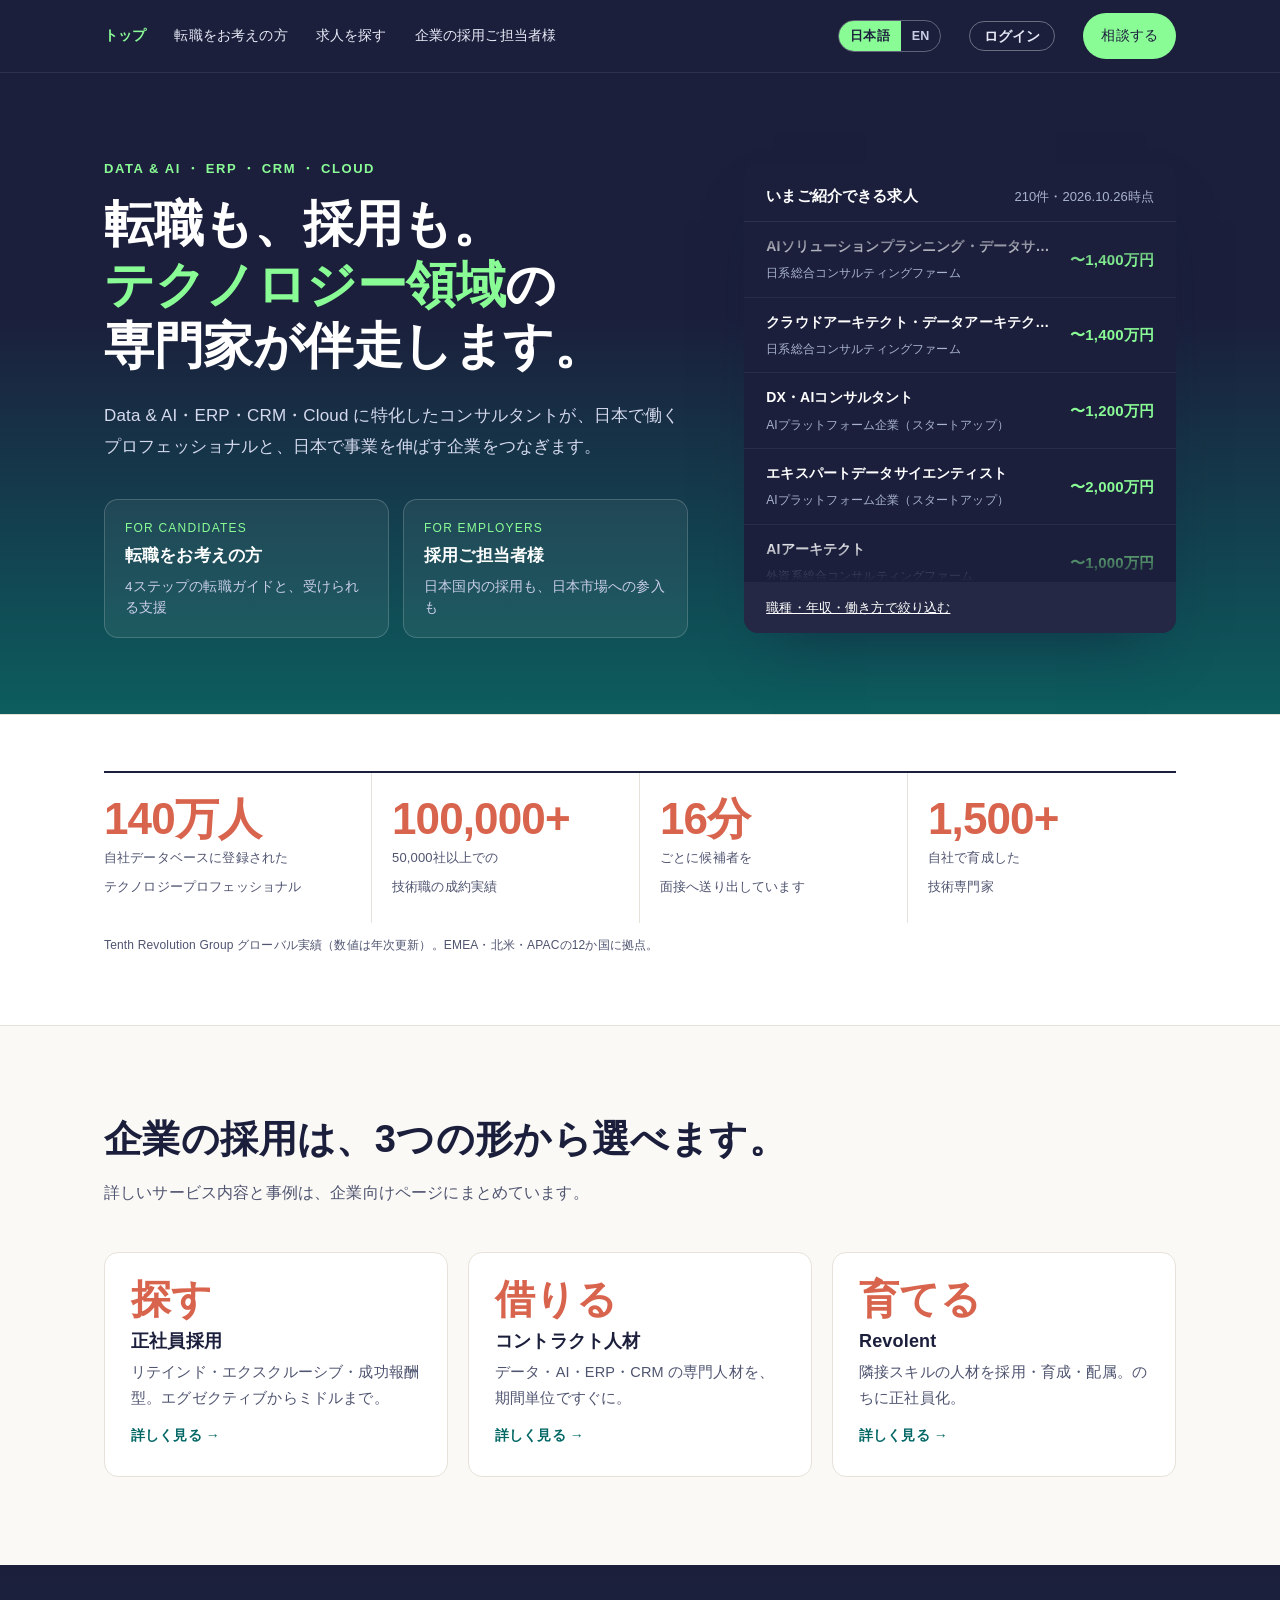
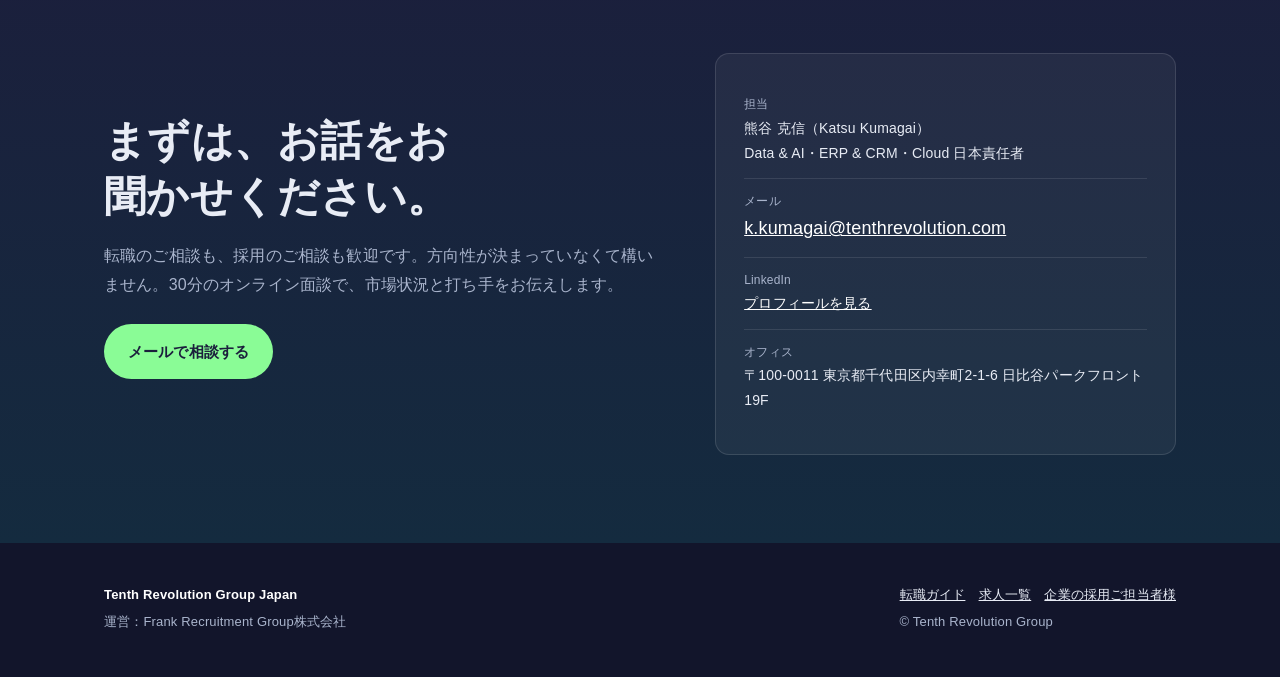
<file: index.html>
<!doctype html>
<html lang="ja">
<head>
<meta charset="utf-8">
<meta name="viewport" content="width=device-width,initial-scale=1">
<title>Tenth Revolution Group Japan｜Data & AI・ERP・CRM・Cloud の転職・採用</title>
<meta name="description" content="Data & AI、ERP、CRM、Cloud領域の転職支援と採用支援。専門コンサルタントが、求職者の方にも企業にも伴走します。">
<meta property="og:title" content="Tenth Revolution Group Japan｜Data & AI・ERP・CRM・Cloud の転職・採用">
<meta property="og:type" content="website">
<link rel="alternate" hreflang="ja" href="index.html">
<link rel="alternate" hreflang="en" href="en/index.html">

<link rel="stylesheet" href="assets/style.css">
</head>
<body>
<a class="skip" href="#main">本文へ移動</a>

<header class="site-head">
  <div class="wrap">
    <button class="menu-toggle" aria-expanded="false" aria-controls="nav">メニュー</button>
    <a class="btn btn-primary btn-sm head-cta" href="#contact">相談する</a>
    <nav class="nav" id="nav">
      <a href="index.html" aria-current="page">トップ</a>
      <a href="job-change.html">転職をお考えの方</a>
      <a href="jobs.html">求人を探す</a>
      <a href="hiring.html">企業の採用ご担当者様</a>
      <span class="lang" role="group" aria-label="Language"><a href="index.html" hreflang="ja" lang="ja" class="on">日本語</a><a href="en/index.html" hreflang="en" lang="en">EN</a></span>
      <a class="btn btn-primary btn-sm nav-cta" href="#contact">相談する</a>
    </nav>
  </div>
</header>

<main id="main">

<!-- HERO -->
<section class="hero">
  <div class="wrap">
    <div>
      <p class="eyebrow">DATA &amp; AI ・ ERP ・ CRM ・ CLOUD</p>
      <h1><span class="line">転職も、採用も。</span><span class="line"><em>テクノロジー領域</em>の</span><span class="line">専門家が伴走します。</span></h1>
      <p class="lead">Data &amp; AI・ERP・CRM・Cloud に特化したコンサルタントが、日本で働くプロフェッショナルと、日本で事業を伸ばす企業をつなぎます。</p>
      <div class="doors">
        <a class="door" href="job-change.html"><small>FOR CANDIDATES</small><b>転職をお考えの方</b><span>4ステップの転職ガイドと、受けられる支援</span></a>
        <a class="door" href="hiring.html"><small>FOR EMPLOYERS</small><b>採用ご担当者様</b><span>日本国内の採用も、日本市場への参入も</span></a>
      </div>
    </div>

    <aside class="ticker" aria-label="現在ご紹介可能な求人の一部">
      <div class="ticker-head"><strong>いまご紹介できる求人</strong><span><span class="num" data-count="all">—</span>件・<span class="num" data-updated>—</span>時点</span></div>
      <div class="ticker-window"><ul class="ticker-list" id="ticker-list"></ul></div>
      <div class="ticker-foot"><a href="jobs.html">職種・年収・働き方で絞り込む</a></div>
    </aside>
  </div>
</section>

<!-- STATS -->
<section class="band" style="padding:56px 0">
  <div class="wrap">
    <div class="stats">
      <div class="stat"><b>140万人</b><span>自社データベースに登録された<br>テクノロジープロフェッショナル</span></div>
      <div class="stat"><b>100,000+</b><span>50,000社以上での<br>技術職の成約実績</span></div>
      <div class="stat"><b>16分</b><span>ごとに候補者を<br>面接へ送り出しています</span></div>
      <div class="stat"><b>1,500+</b><span>自社で育成した<br>技術専門家</span></div>
    </div>
    <p class="stats-note">Tenth Revolution Group グローバル実績（数値は年次更新）。EMEA・北米・APACの12か国に拠点。</p>
  </div>
</section>

<!-- TEASERS -->
<section>
  <div class="wrap">
    <div class="sec-head">
      <h2>企業の採用は、3つの形から選べます。</h2>
      <p>詳しいサービス内容と事例は、企業向けページにまとめています。</p>
    </div>
    <div class="teasers">
      <a class="teaser" href="hiring.html#svc-perm"><div class="verb" aria-hidden="true">探す</div><h3>正社員採用</h3><p>リテインド・エクスクルーシブ・成功報酬型。エグゼクティブからミドルまで。</p><span class="more">詳しく見る →</span></a>
      <a class="teaser" href="hiring.html#svc-contract"><div class="verb" aria-hidden="true">借りる</div><h3>コントラクト人材</h3><p>データ・AI・ERP・CRM の専門人材を、期間単位ですぐに。</p><span class="more">詳しく見る →</span></a>
      <a class="teaser" href="hiring.html#revolent"><div class="verb" aria-hidden="true">育てる</div><h3>Revolent</h3><p>隣接スキルの人材を採用・育成・配属。のちに正社員化。</p><span class="more">詳しく見る →</span></a>
    </div>
  </div>
</section>

<!-- CONTACT -->
<section class="dark" id="contact">
  <div class="wrap contact">
    <div>
      <h2>まずは、お話をお聞かせください。</h2>
      <p class="muted" style="margin-top:16px">転職のご相談も、採用のご相談も歓迎です。方向性が決まっていなくて構いません。30分のオンライン面談で、市場状況と打ち手をお伝えします。</p>
      <p style="margin-top:24px;display:flex;gap:12px;flex-wrap:wrap">
        <a class="btn btn-primary" href="#" data-mail="お問い合わせ">メールで相談する</a>
        <span data-booking-wrap><a class="btn btn-ghost" href="#" data-booking>面談を予約する</a></span>
      </p>
    </div>
    <div class="contact-box">
      <div class="row"><span>担当</span>熊谷 克信（Katsu Kumagai）<br>Data &amp; AI・ERP &amp; CRM・Cloud 日本責任者</div>
      <div class="row"><span>メール</span><a class="mail" href="#" data-mail=""></a></div>
      <div class="row"><span>LinkedIn</span><a href="#" data-linkedin target="_blank" rel="noopener">プロフィールを見る</a></div>
      <div class="row"><span>オフィス</span>〒100-0011 東京都千代田区内幸町2-1-6 日比谷パークフロント 19F</div>
    </div>
  </div>
</section>
</main>

<footer class="site-foot">
  <div class="wrap">
    <div>
      <p><strong style="color:#fff">Tenth Revolution Group Japan</strong></p>
      <p>運営：Frank Recruitment Group株式会社</p>
    </div>
    <div>
      <p><a href="job-change.html">転職ガイド</a>　<a href="jobs.html">求人一覧</a>　<a href="hiring.html">企業の採用ご担当者様</a></p>
      <p>© Tenth Revolution Group</p>
    </div>
  </div>
</footer>

<script src="data/jobs.js"></script>
<script src="assets/data-loader.js"></script>
<script src="assets/site.js"></script>
<script src="assets/auth-config.js"></script>
<script src="assets/auth.js"></script>

</body>
</html>
</file>
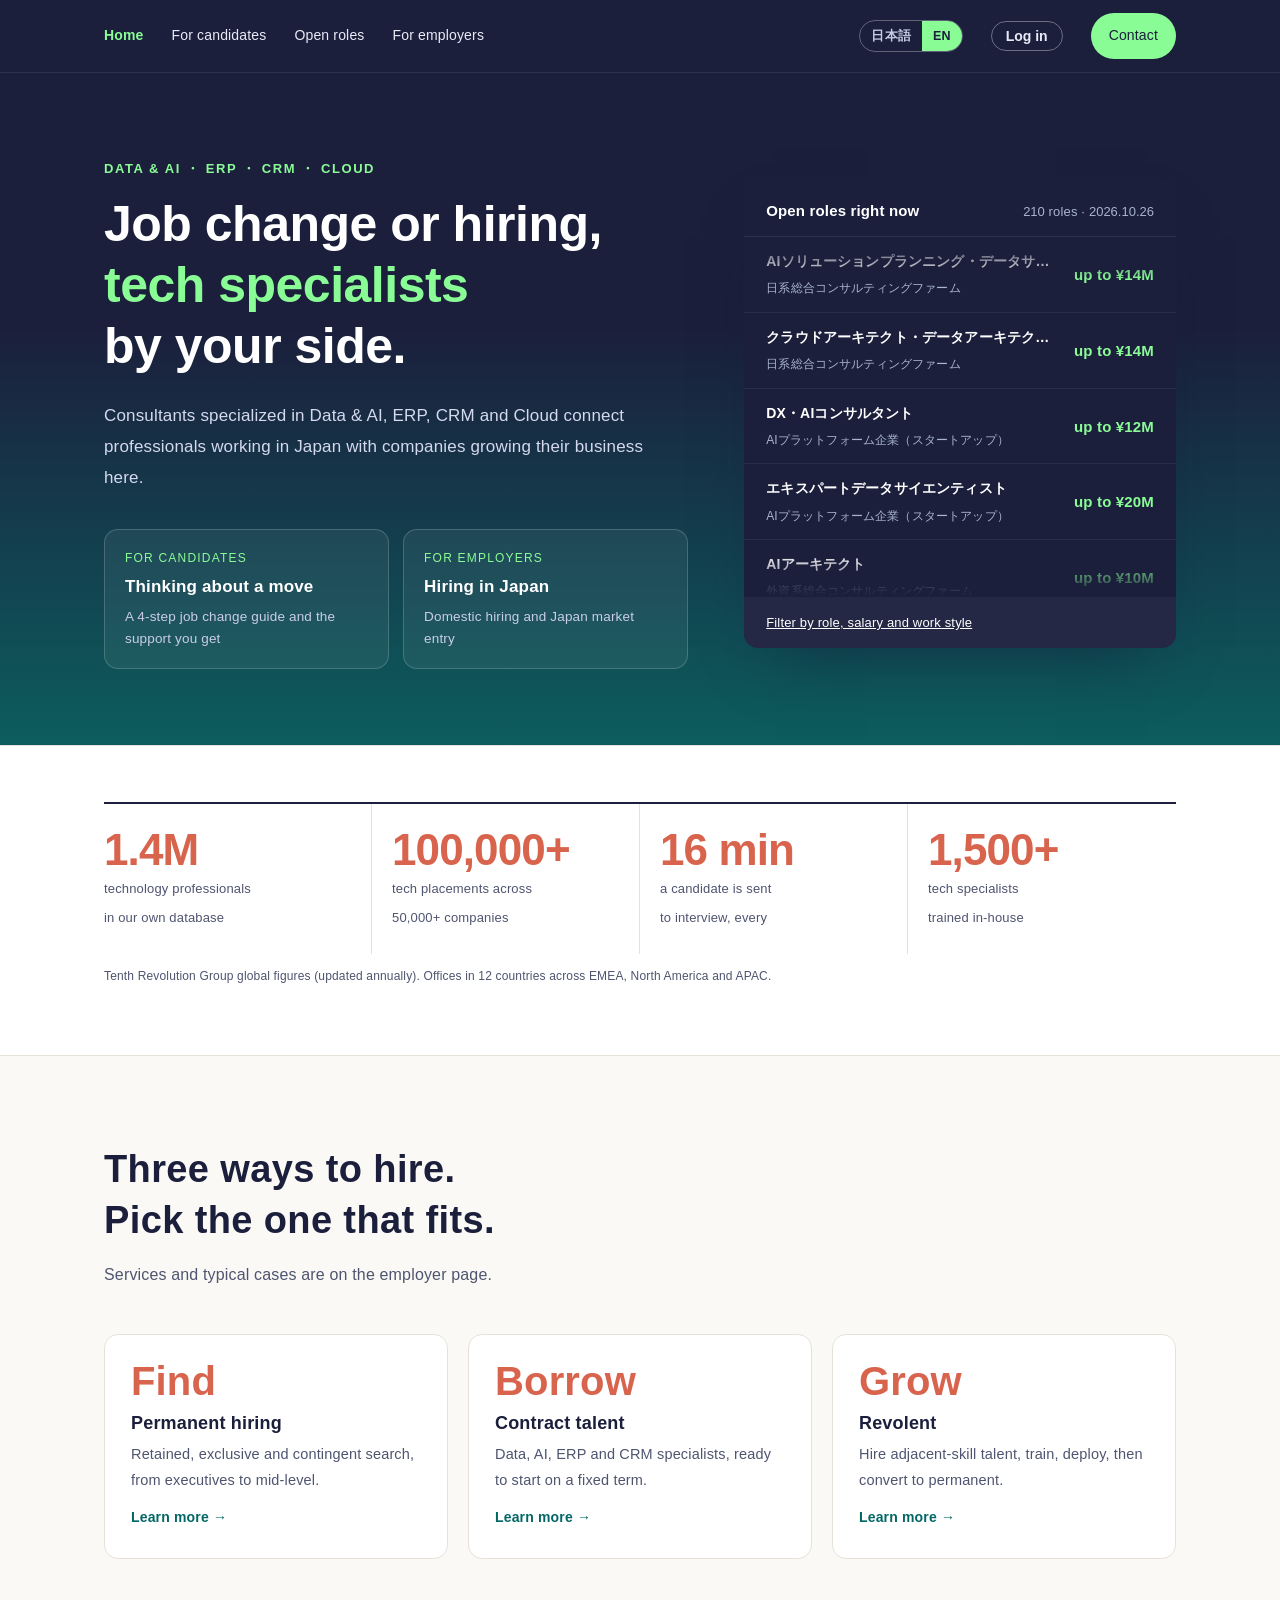
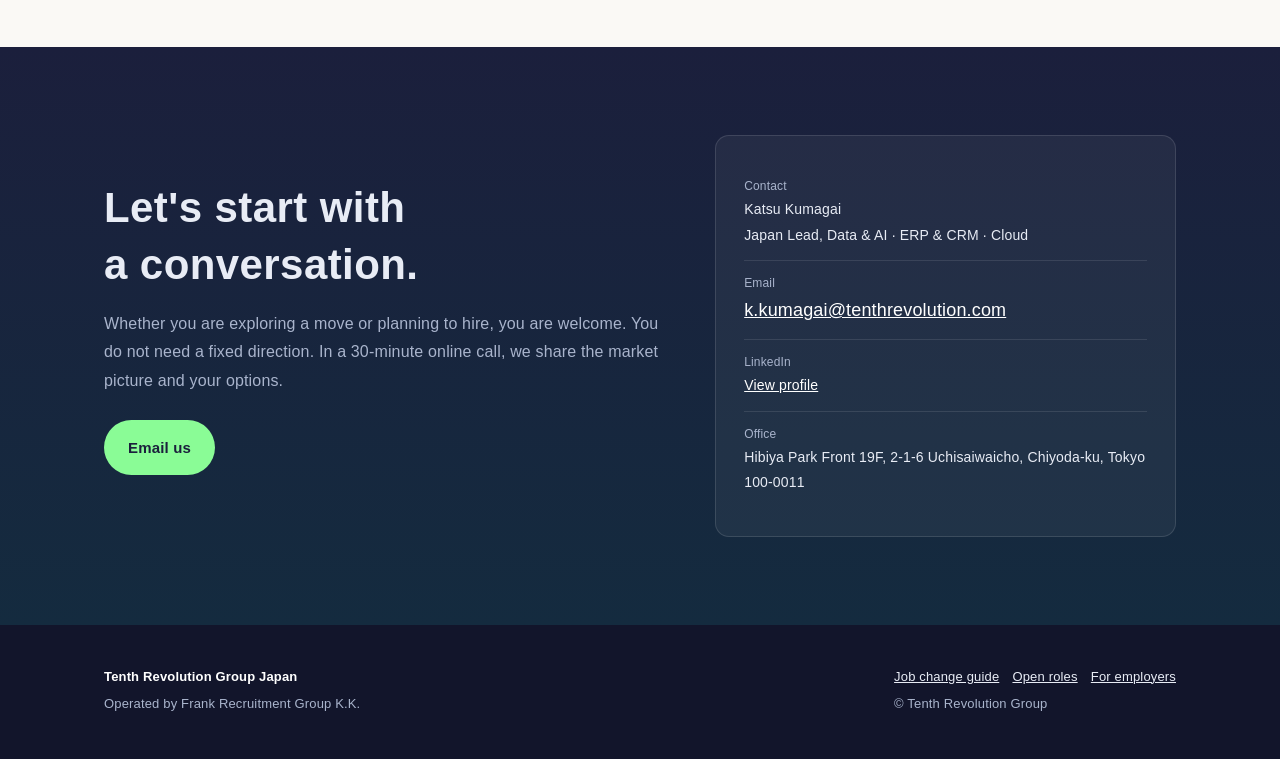
<file: en/index.html>
<!doctype html>
<html lang="en">
<head>
<meta charset="utf-8">
<meta name="viewport" content="width=device-width,initial-scale=1">
<title>Tenth Revolution Group Japan | Data & AI, ERP, CRM, Cloud hiring and careers</title>
<meta name="description" content="Career and hiring support in Data & AI, ERP, CRM and Cloud. Specialist consultants working with candidates and employers in Japan.">
<meta property="og:title" content="Tenth Revolution Group Japan | Data & AI, ERP, CRM, Cloud hiring and careers">
<meta property="og:type" content="website">
<link rel="alternate" hreflang="ja" href="../index.html">
<link rel="alternate" hreflang="en" href="index.html">

<link rel="stylesheet" href="../assets/style.css">
</head>
<body>
<a class="skip" href="#main">Skip to content</a>

<header class="site-head">
  <div class="wrap">
    <button class="menu-toggle" aria-expanded="false" aria-controls="nav">Menu</button>
    <a class="btn btn-primary btn-sm head-cta" href="#contact">Contact</a>
    <nav class="nav" id="nav">
      <a href="index.html" aria-current="page">Home</a>
      <a href="job-change.html">For candidates</a>
      <a href="jobs.html">Open roles</a>
      <a href="hiring.html">For employers</a>
      <span class="lang" role="group" aria-label="Language"><a href="../index.html" hreflang="ja" lang="ja">日本語</a><a href="index.html" hreflang="en" lang="en" class="on">EN</a></span>
      <a class="btn btn-primary btn-sm nav-cta" href="#contact">Contact</a>
    </nav>
  </div>
</header>

<main id="main">

<!-- HERO -->
<section class="hero">
  <div class="wrap">
    <div>
      <p class="eyebrow">DATA &amp; AI ・ ERP ・ CRM ・ CLOUD</p>
      <h1><span class="line">Job change or hiring,</span><span class="line"><em>tech specialists</em></span><span class="line">by your side.</span></h1>
      <p class="lead">Consultants specialized in Data &amp; AI, ERP, CRM and Cloud connect professionals working in Japan with companies growing their business here.</p>
      <div class="doors">
        <a class="door" href="job-change.html"><small>FOR CANDIDATES</small><b>Thinking about a move</b><span>A 4-step job change guide and the support you get</span></a>
        <a class="door" href="hiring.html"><small>FOR EMPLOYERS</small><b>Hiring in Japan</b><span>Domestic hiring and Japan market entry</span></a>
      </div>
    </div>

    <aside class="ticker" aria-label="A selection of current open roles">
      <div class="ticker-head"><strong>Open roles right now</strong><span><span class="num" data-count="all">—</span> roles · <span class="num" data-updated>—</span></span></div>
      <div class="ticker-window"><ul class="ticker-list" id="ticker-list"></ul></div>
      <div class="ticker-foot"><a href="jobs.html">Filter by role, salary and work style</a></div>
    </aside>
  </div>
</section>

<!-- STATS -->
<section class="band" style="padding:56px 0">
  <div class="wrap">
    <div class="stats">
      <div class="stat"><b>1.4M</b><span>technology professionals<br>in our own database</span></div>
      <div class="stat"><b>100,000+</b><span>tech placements across<br>50,000+ companies</span></div>
      <div class="stat"><b>16 min</b><span>a candidate is sent<br>to interview, every</span></div>
      <div class="stat"><b>1,500+</b><span>tech specialists<br>trained in-house</span></div>
    </div>
    <p class="stats-note">Tenth Revolution Group global figures (updated annually). Offices in 12 countries across EMEA, North America and APAC.</p>
  </div>
</section>

<!-- TEASERS -->
<section>
  <div class="wrap">
    <div class="sec-head">
      <h2>Three ways to hire. Pick the one that fits.</h2>
      <p>Services and typical cases are on the employer page.</p>
    </div>
    <div class="teasers">
      <a class="teaser" href="hiring.html#svc-perm"><div class="verb" aria-hidden="true">Find</div><h3>Permanent hiring</h3><p>Retained, exclusive and contingent search, from executives to mid-level.</p><span class="more">Learn more →</span></a>
      <a class="teaser" href="hiring.html#svc-contract"><div class="verb" aria-hidden="true">Borrow</div><h3>Contract talent</h3><p>Data, AI, ERP and CRM specialists, ready to start on a fixed term.</p><span class="more">Learn more →</span></a>
      <a class="teaser" href="hiring.html#revolent"><div class="verb" aria-hidden="true">Grow</div><h3>Revolent</h3><p>Hire adjacent-skill talent, train, deploy, then convert to permanent.</p><span class="more">Learn more →</span></a>
    </div>
  </div>
</section>

<!-- CONTACT -->
<section class="dark" id="contact">
  <div class="wrap contact">
    <div>
      <h2>Let's start with a conversation.</h2>
      <p class="muted" style="margin-top:16px">Whether you are exploring a move or planning to hire, you are welcome. You do not need a fixed direction. In a 30-minute online call, we share the market picture and your options.</p>
      <p style="margin-top:24px;display:flex;gap:12px;flex-wrap:wrap">
        <a class="btn btn-primary" href="#" data-mail="Inquiry">Email us</a>
        <span data-booking-wrap><a class="btn btn-ghost" href="#" data-booking>Book a call</a></span>
      </p>
    </div>
    <div class="contact-box">
      <div class="row"><span>Contact</span>Katsu Kumagai<br>Japan Lead, Data &amp; AI · ERP &amp; CRM · Cloud</div>
      <div class="row"><span>Email</span><a class="mail" href="#" data-mail=""></a></div>
      <div class="row"><span>LinkedIn</span><a href="#" data-linkedin target="_blank" rel="noopener">View profile</a></div>
      <div class="row"><span>Office</span>Hibiya Park Front 19F, 2-1-6 Uchisaiwaicho, Chiyoda-ku, Tokyo 100-0011</div>
    </div>
  </div>
</section>
</main>

<footer class="site-foot">
  <div class="wrap">
    <div>
      <p><strong style="color:#fff">Tenth Revolution Group Japan</strong></p>
      <p>Operated by Frank Recruitment Group K.K.</p>
    </div>
    <div>
      <p><a href="job-change.html">Job change guide</a>　<a href="jobs.html">Open roles</a>　<a href="hiring.html">For employers</a></p>
      <p>© Tenth Revolution Group</p>
    </div>
  </div>
</footer>

<script src="../data/jobs.js"></script>
<script src="../assets/data-loader.js"></script>
<script src="../assets/site.js"></script>
<script src="../assets/auth-config.js"></script>
<script src="../assets/auth.js"></script>

</body>
</html>
</file>
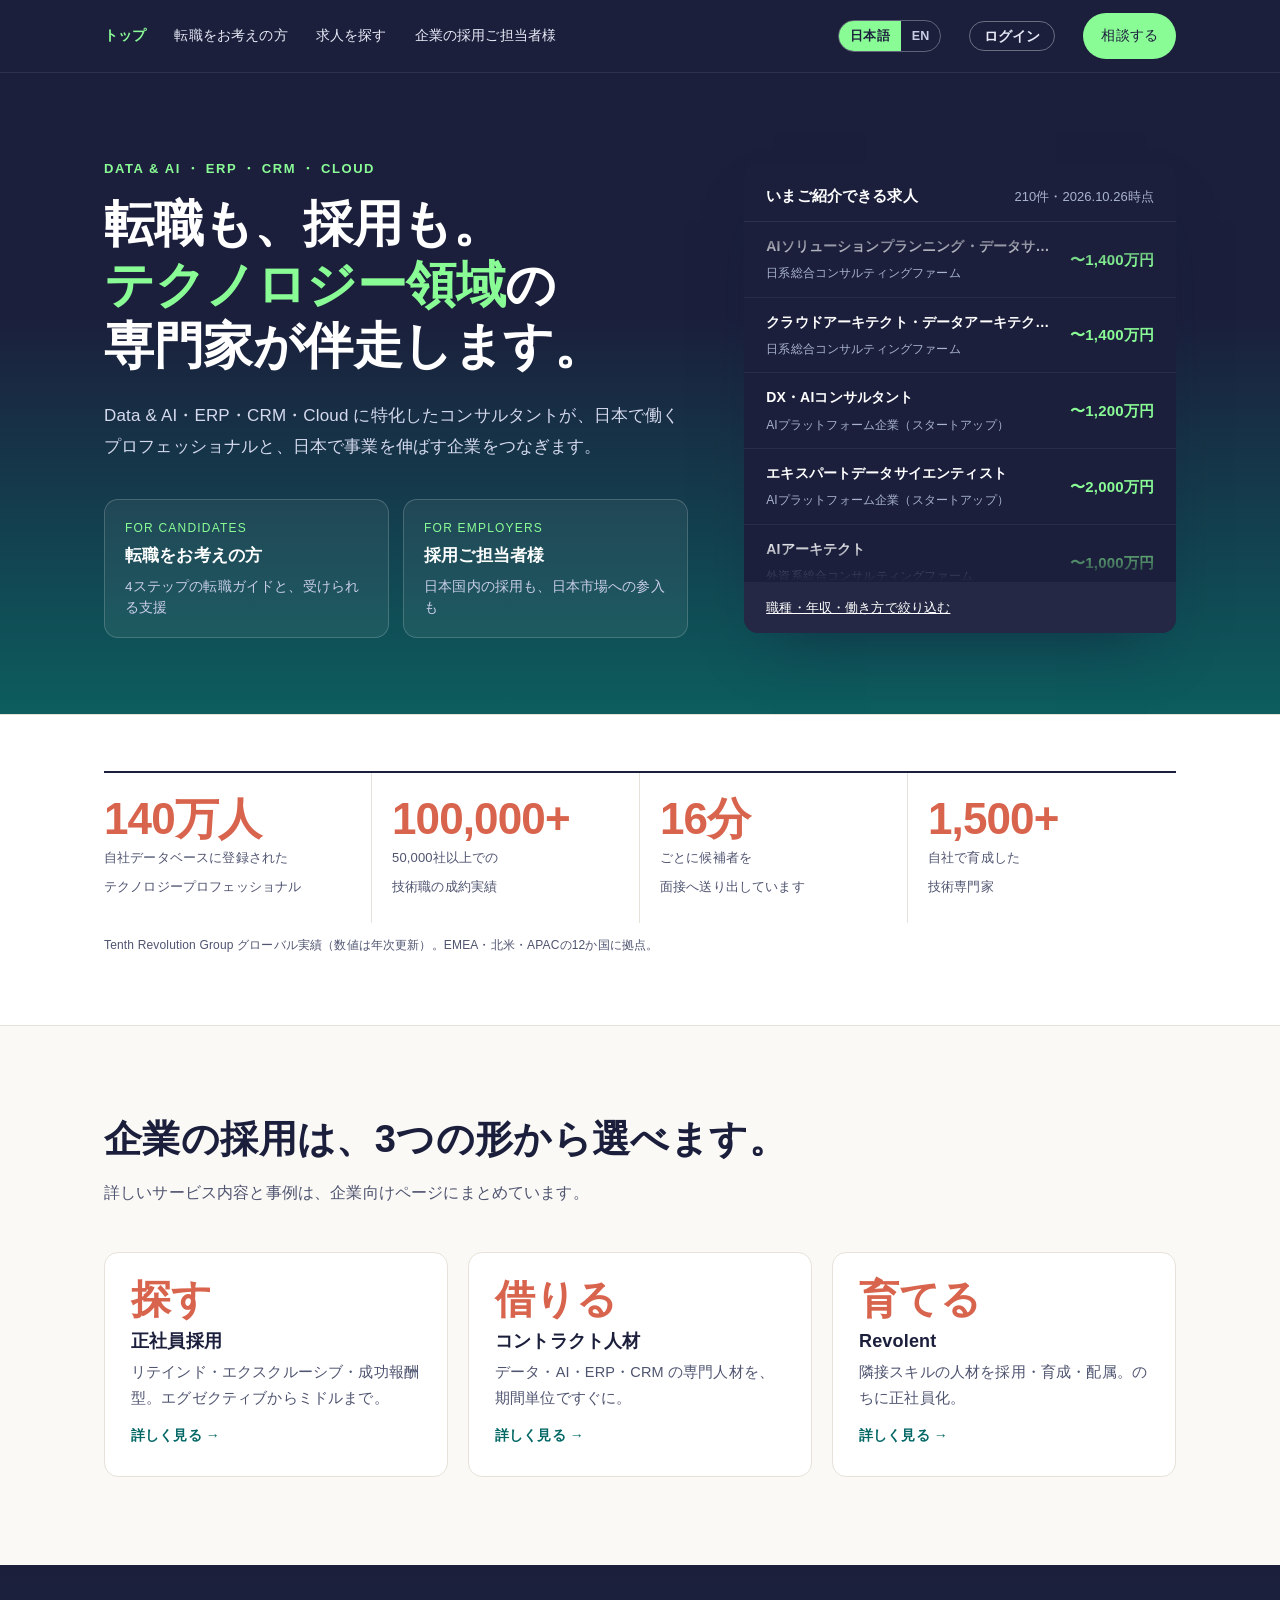
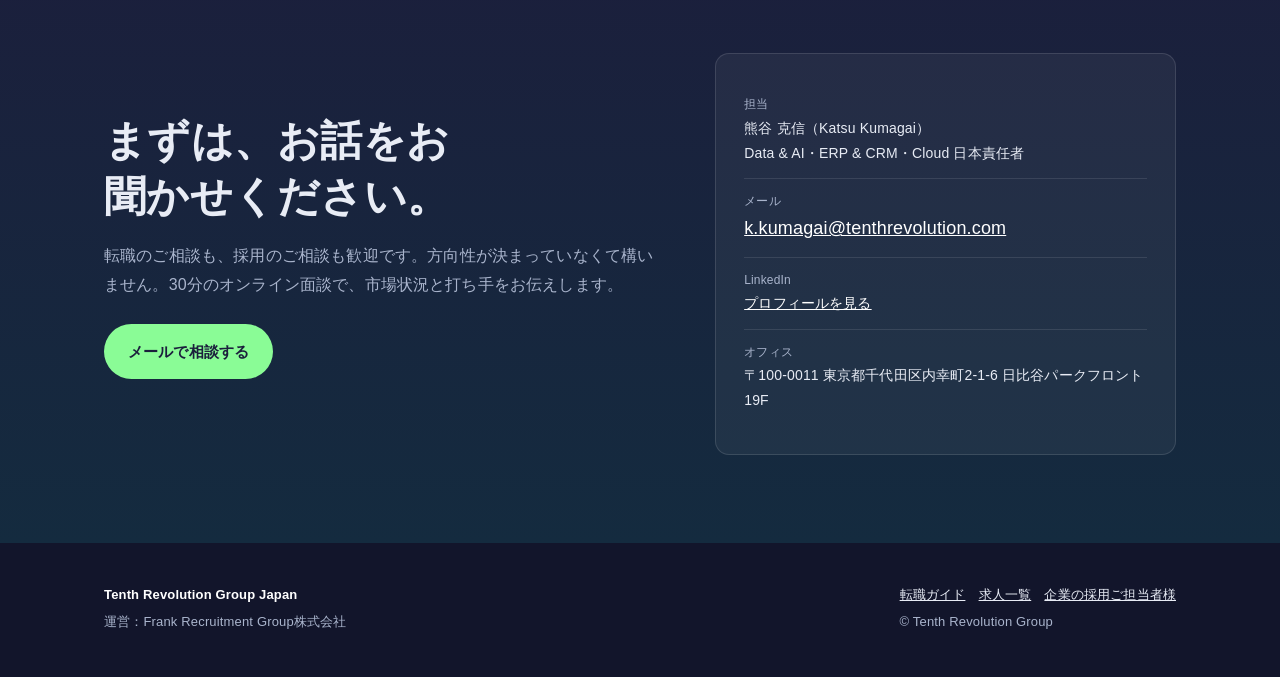
<file: disclosure.html>
<!doctype html>
<html lang="ja">
<head>
<meta charset="utf-8">
<meta name="robots" content="noindex,nofollow">
<meta http-equiv="refresh" content="0;url=index.html">
<link rel="canonical" href="index.html">
<title>Tenth Revolution Group Japan</title>
</head>
<body><script>location.replace("index.html");</script></body>
</html>
</file>
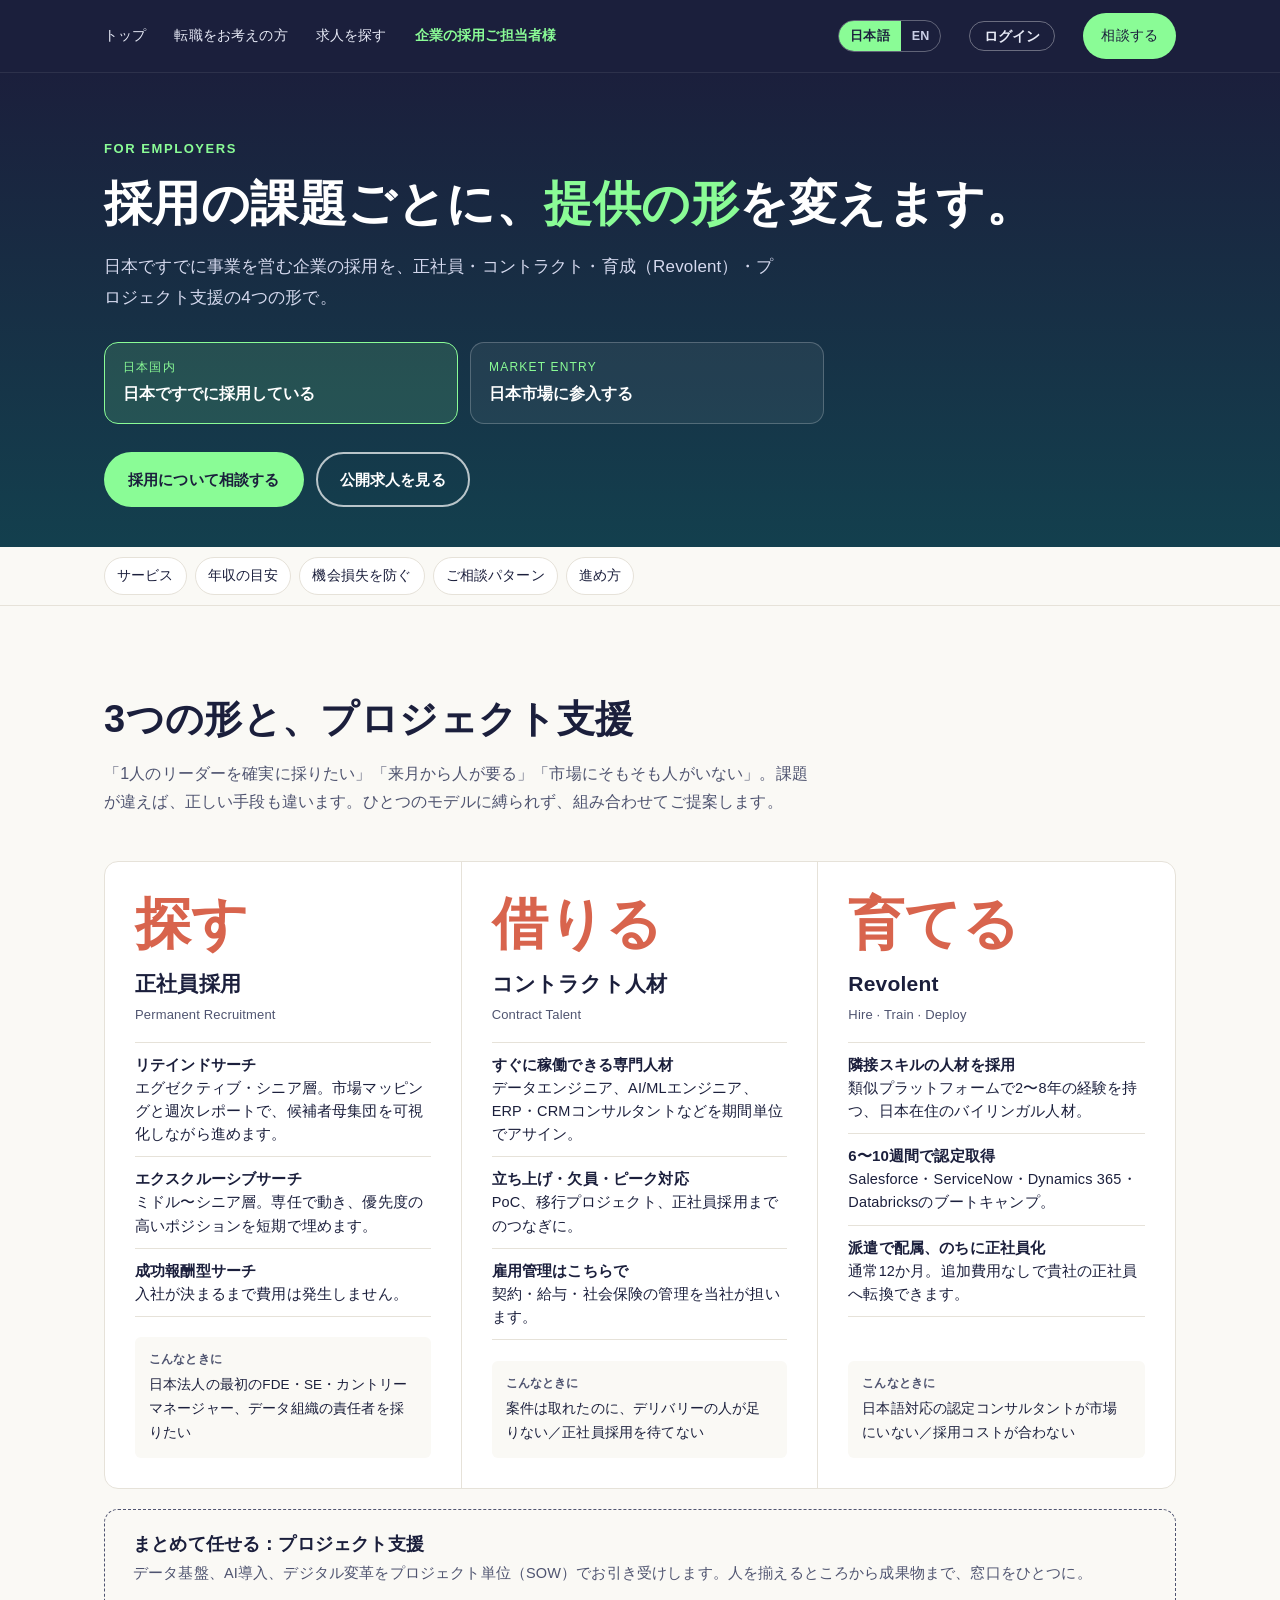
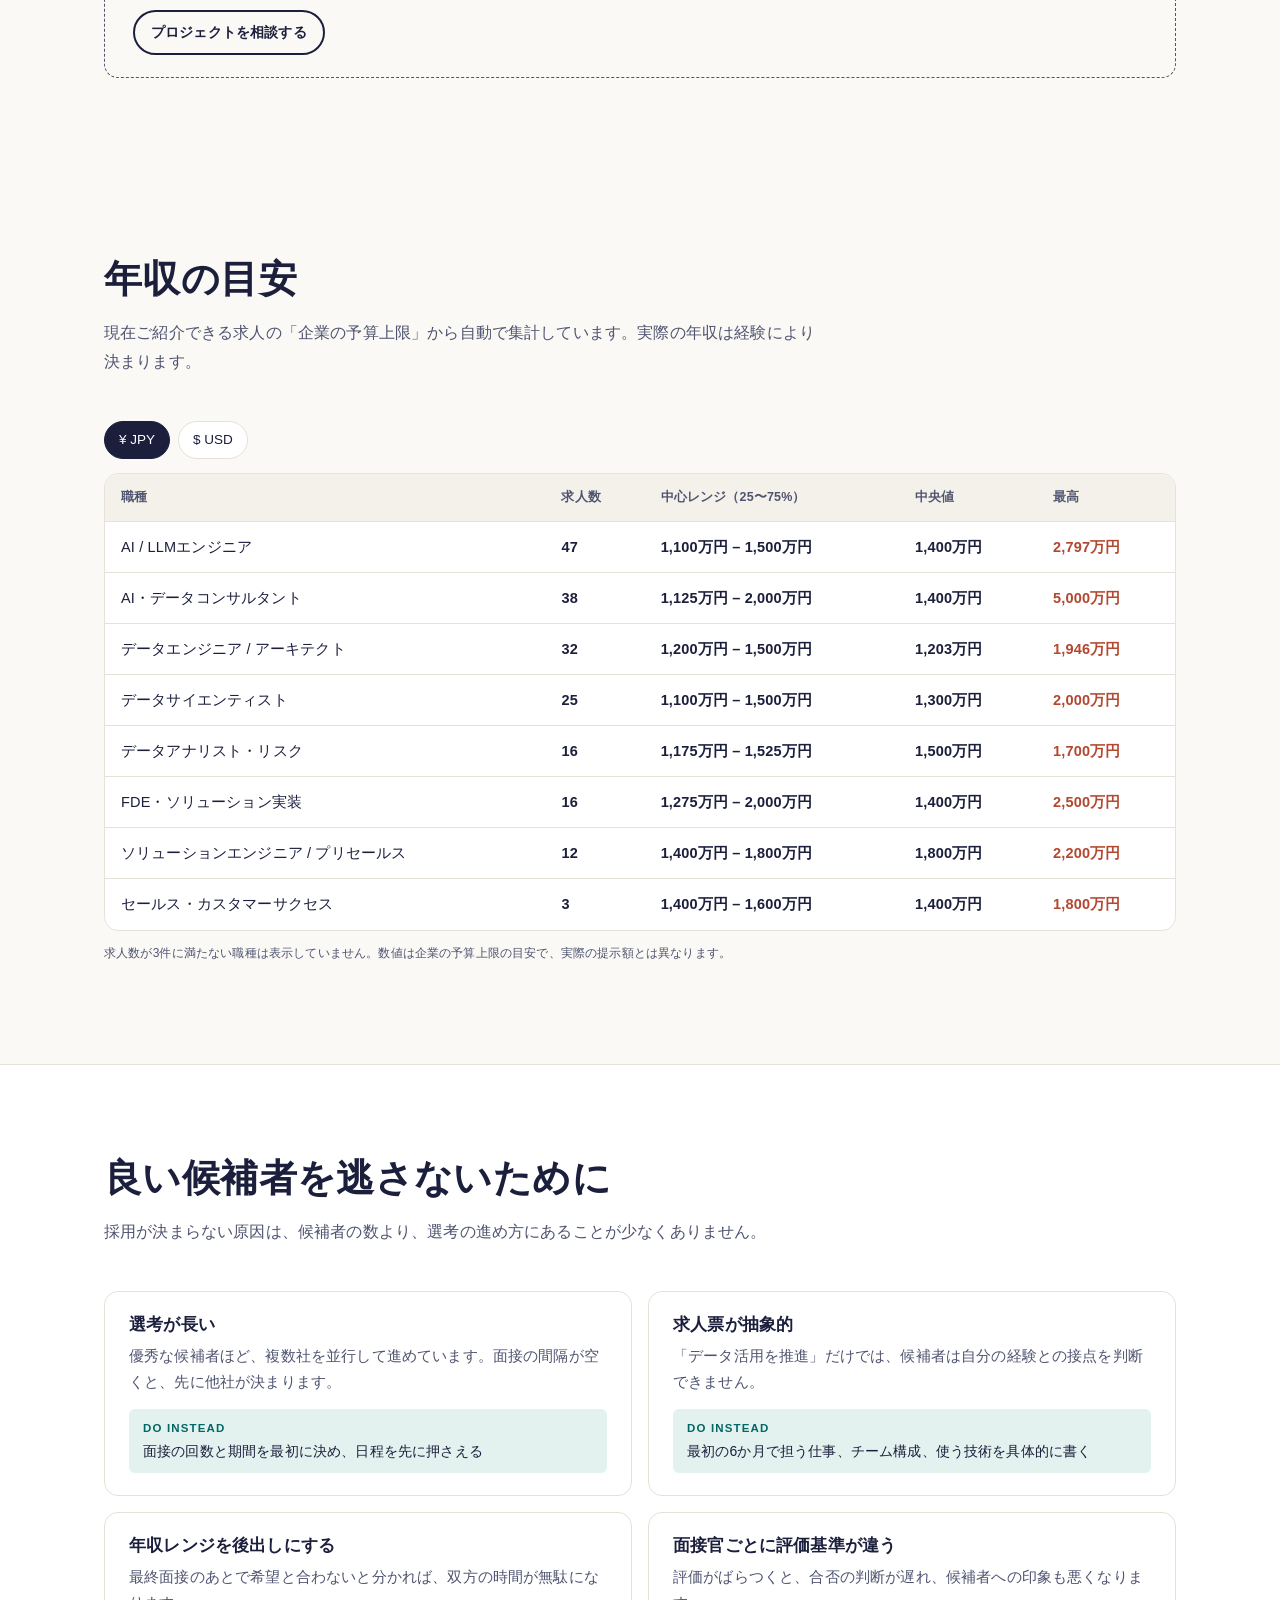
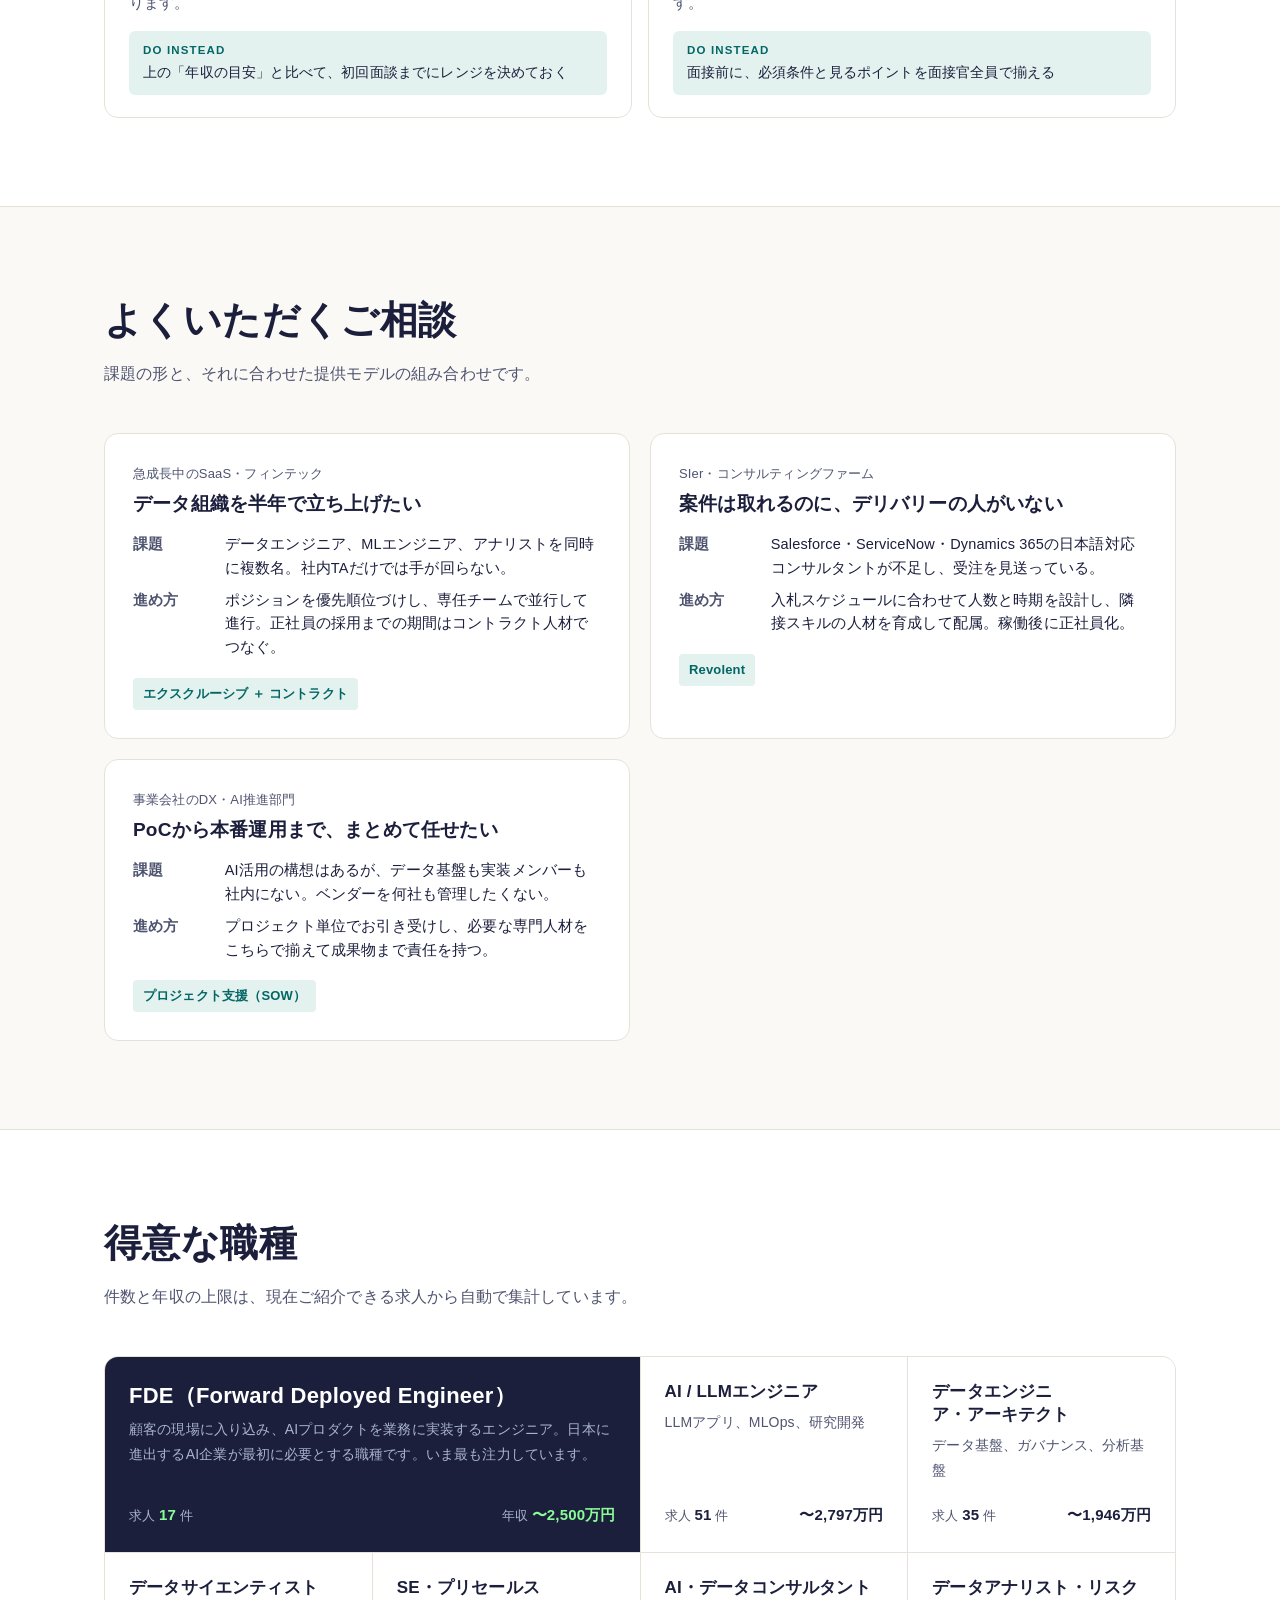
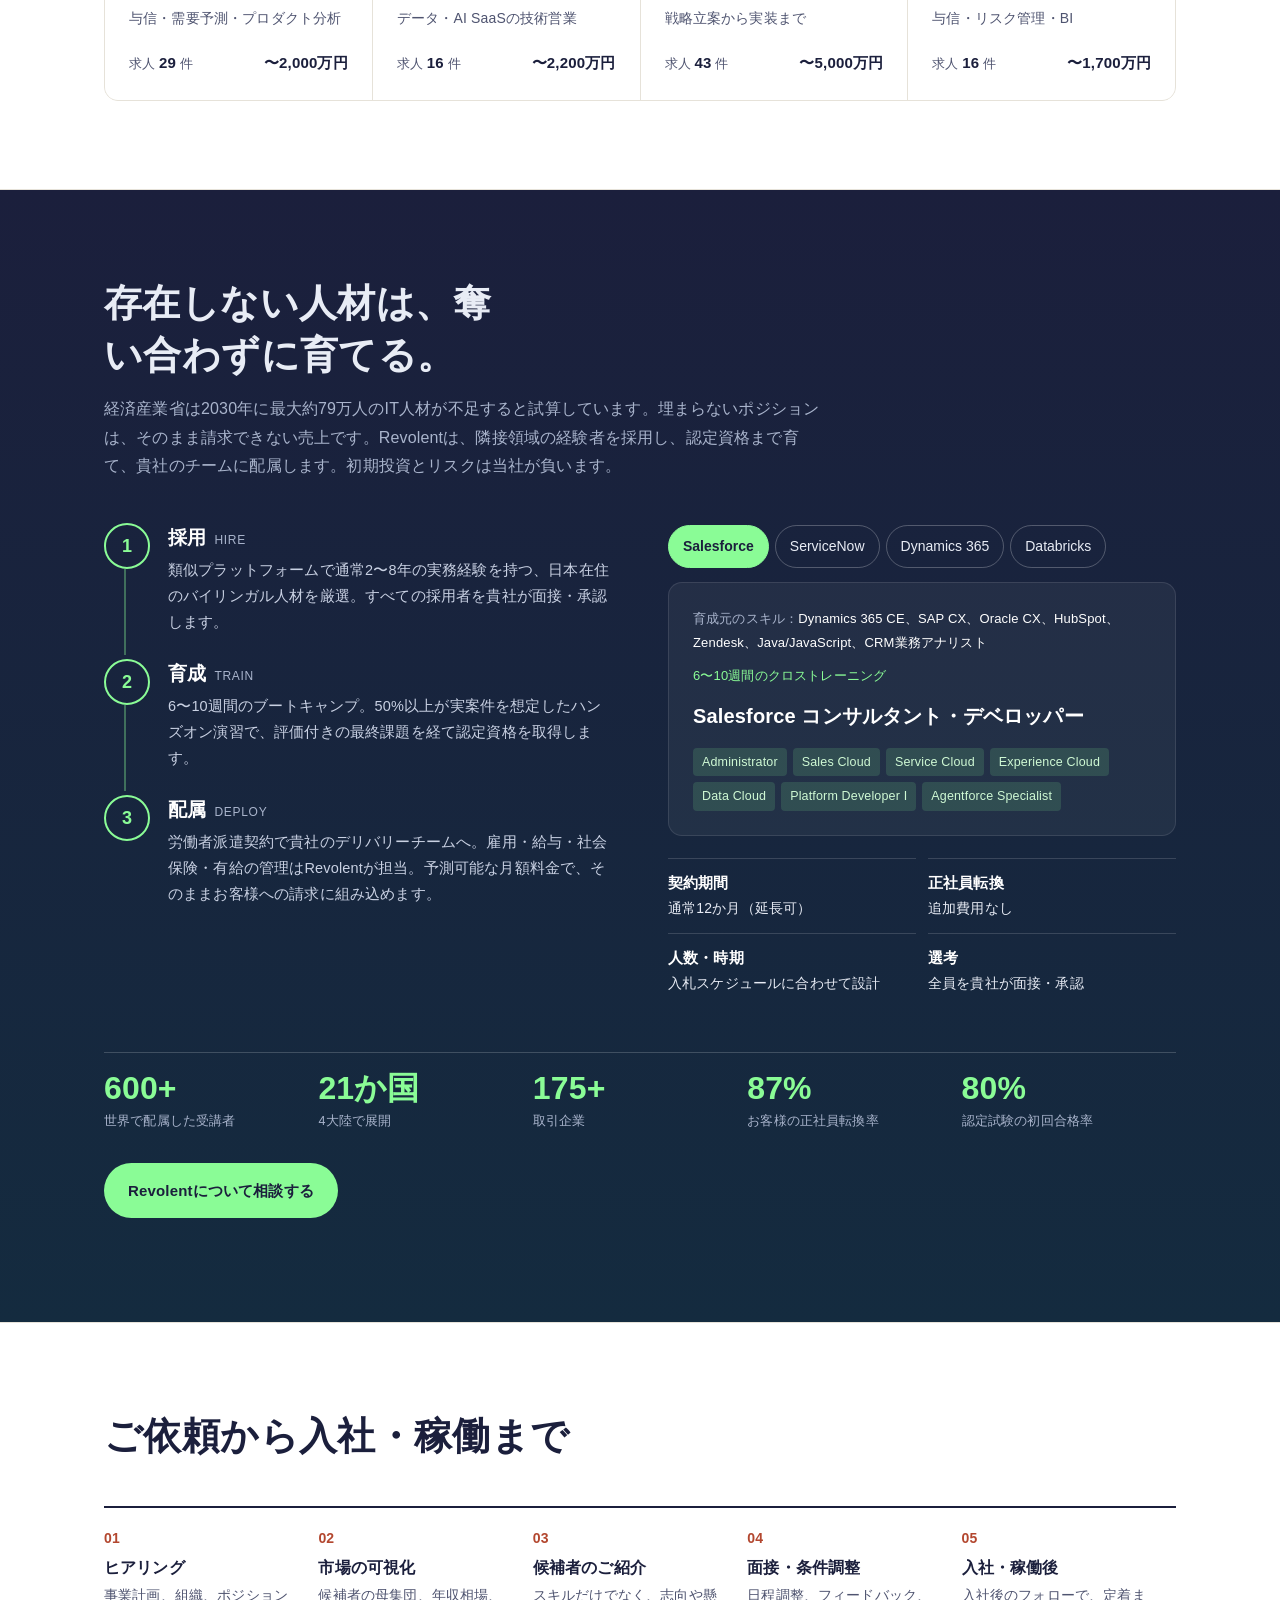
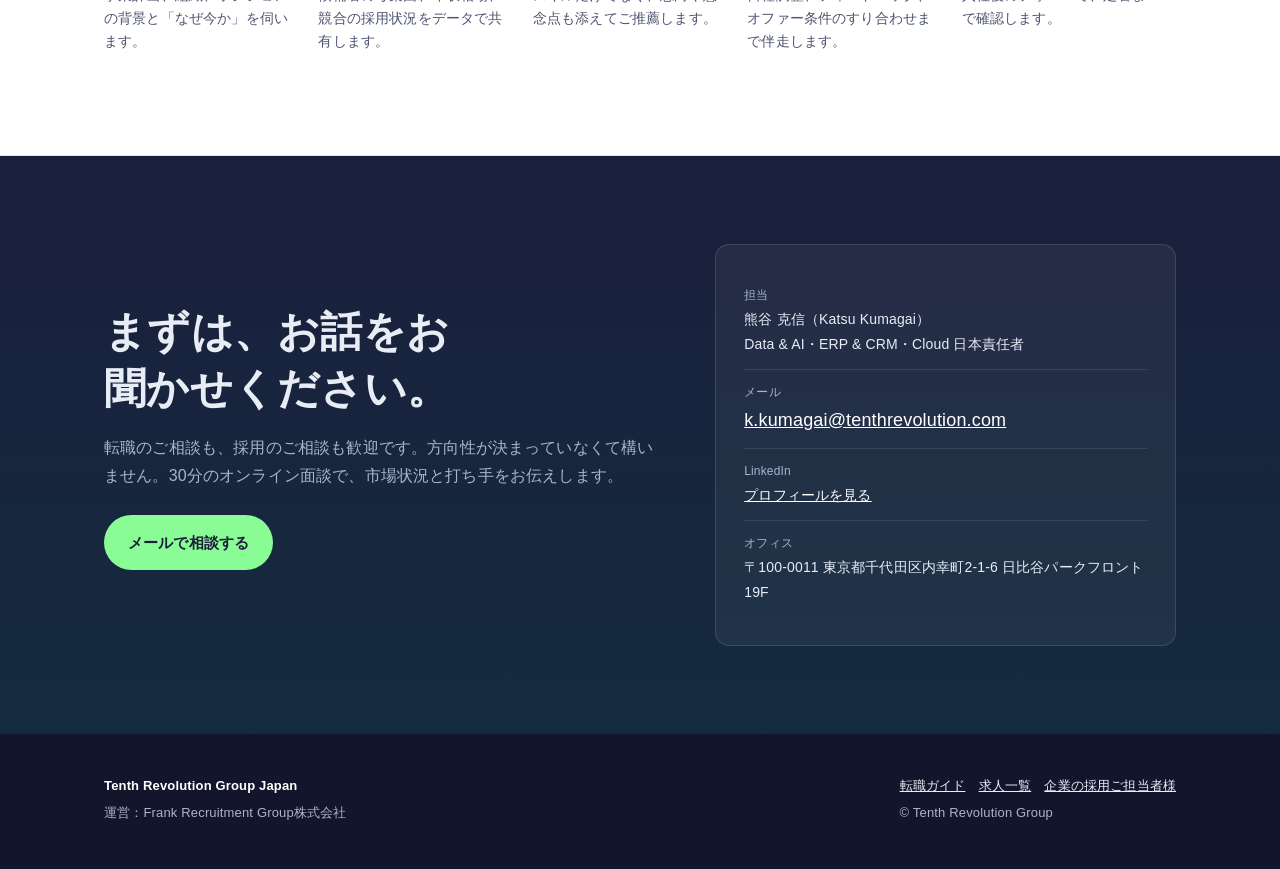
<file: hiring.html>
<!doctype html>
<html lang="ja">
<head>
<meta charset="utf-8">
<meta name="viewport" content="width=device-width,initial-scale=1">
<title>企業の採用ご担当者様へ｜日本国内・日本市場参入｜Tenth Revolution Group Japan</title>
<meta name="description" content="日本国内の採用も、日本市場への参入も。正社員採用、コントラクト、育成（Revolent）、プロジェクト支援。Data & AI・ERP・CRM・Cloud 領域の採用課題に合わせて提供します。">
<meta property="og:title" content="企業の採用ご担当者様へ｜日本国内・日本市場参入｜Tenth Revolution Group Japan">
<meta property="og:type" content="website">
<link rel="alternate" hreflang="ja" href="hiring.html">
<link rel="alternate" hreflang="en" href="en/hiring.html">

<link rel="stylesheet" href="assets/style.css">
</head>
<body>
<a class="skip" href="#main">本文へ移動</a>

<header class="site-head">
  <div class="wrap">
    <button class="menu-toggle" aria-expanded="false" aria-controls="nav">メニュー</button>
    <a class="btn btn-primary btn-sm head-cta" href="#contact">相談する</a>
    <nav class="nav" id="nav">
      <a href="index.html">トップ</a>
      <a href="job-change.html">転職をお考えの方</a>
      <a href="jobs.html">求人を探す</a>
      <a href="hiring.html" aria-current="page">企業の採用ご担当者様</a>
      <span class="lang" role="group" aria-label="Language"><a href="hiring.html" hreflang="ja" lang="ja" class="on">日本語</a><a href="en/hiring.html" hreflang="en" lang="en">EN</a></span>
      <a class="btn btn-primary btn-sm nav-cta" href="#contact">相談する</a>
    </nav>
  </div>
</header>

<main id="main">

<section class="page-hero" style="padding-bottom:40px">
  <div class="wrap">
    <p class="eyebrow">FOR EMPLOYERS</p>
    <h1>採用の課題ごとに、<em>提供の形</em>を変えます。</h1>
    <p class="lead" data-mode="domestic">日本ですでに事業を営む企業の採用を、正社員・コントラクト・育成（Revolent）・プロジェクト支援の4つの形で。</p>
    <p class="lead" data-mode="entry" hidden>日本市場に参入する企業の、最初の採用から拠点づくりまで。日本の採用慣行と年収水準を、最初に共有します。</p>
    <div class="modetabs" role="tablist" aria-label="貴社の状況">
      <button type="button" role="tab" data-set-mode="domestic" aria-selected="true"><small>日本国内</small><b>日本ですでに採用している</b></button>
      <button type="button" role="tab" data-set-mode="entry" aria-selected="false"><small>MARKET ENTRY</small><b>日本市場に参入する</b></button>
    </div>
    <div class="cta"><a class="btn btn-primary" href="#contact">採用について相談する</a><a class="btn btn-ghost" href="jobs.html">公開求人を見る</a></div>
  </div>
</section>

<nav class="anchors" aria-label="ページ内の移動">
  <div class="wrap">
    <a href="#services">サービス</a>
    <a href="#salary">年収の目安</a>
    <a href="#mistakes-domestic" data-mode="domestic">機会損失を防ぐ</a>
    <a href="#mistakes-entry" data-mode="entry" hidden>参入でよくある失敗</a>
    <a href="#budget" data-mode="entry" hidden>初年度の費用</a>
    <a href="#entity" data-mode="entry" hidden>雇用の形</a>
    <a href="#interview" data-mode="entry" hidden>面接のポイント</a>
    <a href="#cases">ご相談パターン</a>
    <a href="#process">進め方</a>
  </div>
</nav>
<!-- SERVICES -->
<section id="services" data-mode="both">
  <div class="wrap">
    <div class="sec-head">
      <h2>3つの形と、プロジェクト支援</h2>
      <p>「1人のリーダーを確実に採りたい」「来月から人が要る」「市場にそもそも人がいない」。課題が違えば、正しい手段も違います。ひとつのモデルに縛られず、組み合わせてご提案します。</p>
    </div>

    <div class="services">
      <article class="svc" id="svc-perm">
        <div class="verb" aria-hidden="true">探す</div>
        <h3>正社員採用</h3>
        <div class="en">Permanent Recruitment</div>
        <ul>
          <li><b>リテインドサーチ</b>エグゼクティブ・シニア層。市場マッピングと週次レポートで、候補者母集団を可視化しながら進めます。</li>
          <li><b>エクスクルーシブサーチ</b>ミドル〜シニア層。専任で動き、優先度の高いポジションを短期で埋めます。</li>
          <li><b>成功報酬型サーチ</b>入社が決まるまで費用は発生しません。</li>
        </ul>
        <div class="fit"><strong>こんなときに</strong>日本法人の最初のFDE・SE・カントリーマネージャー、データ組織の責任者を採りたい</div>
      </article>

      <article class="svc" id="svc-contract">
        <div class="verb" aria-hidden="true">借りる</div>
        <h3>コントラクト人材</h3>
        <div class="en">Contract Talent</div>
        <ul>
          <li><b>すぐに稼働できる専門人材</b>データエンジニア、AI/MLエンジニア、ERP・CRMコンサルタントなどを期間単位でアサイン。</li>
          <li><b>立ち上げ・欠員・ピーク対応</b>PoC、移行プロジェクト、正社員採用までのつなぎに。</li>
          <li><b>雇用管理はこちらで</b>契約・給与・社会保険の管理を当社が担います。</li>
        </ul>
        <div class="fit"><strong>こんなときに</strong>案件は取れたのに、デリバリーの人が足りない／正社員採用を待てない</div>
      </article>

      <article class="svc" id="svc-revolent">
        <div class="verb" aria-hidden="true">育てる</div>
        <h3>Revolent</h3>
        <div class="en">Hire · Train · Deploy</div>
        <ul>
          <li><b>隣接スキルの人材を採用</b>類似プラットフォームで2〜8年の経験を持つ、日本在住のバイリンガル人材。</li>
          <li><b>6〜10週間で認定取得</b>Salesforce・ServiceNow・Dynamics 365・Databricksのブートキャンプ。</li>
          <li><b>派遣で配属、のちに正社員化</b>通常12か月。追加費用なしで貴社の正社員へ転換できます。</li>
        </ul>
        <div class="fit"><strong>こんなときに</strong>日本語対応の認定コンサルタントが市場にいない／採用コストが合わない</div>
      </article>
    </div>

    <div class="sow">
      <div>
        <h3>まとめて任せる：プロジェクト支援</h3>
        <p>データ基盤、AI導入、デジタル変革をプロジェクト単位（SOW）でお引き受けします。人を揃えるところから成果物まで、窓口をひとつに。</p>
      </div>
      <a class="btn btn-ghost btn-sm" href="#contact" data-mail="プロジェクト支援について">プロジェクトを相談する</a>
    </div>
  </div>
</section>


<section id="salary" data-mode="both">
  <div class="wrap">
    <div class="sec-head">
      <h2>年収の目安</h2>
      <p>現在ご紹介できる求人の「企業の予算上限」から自動で集計しています。実際の年収は経験により決まります。</p>
    </div>
    <div class="cur-toggle" role="group" aria-label="通貨">
      <button type="button" data-cur="jpy" aria-pressed="true">¥ JPY</button>
      <button type="button" data-cur="usd" aria-pressed="false">$ USD</button>
      <span class="cur-note" id="cur-note"></span>
    </div>
    <div class="tbl-wrap">
      <table class="stbl" id="salary-table">
        <thead><tr><th>職種</th><th>求人数</th><th>中心レンジ（25〜75%）</th><th>中央値</th><th>最高</th></tr></thead>
        <tbody><tr><td colspan="5" class="muted">読み込み中…</td></tr></tbody>
      </table>
    </div>
    <p class="stats-note">求人数が3件に満たない職種は表示していません。数値は企業の予算上限の目安で、実際の提示額とは異なります。</p>
  </div>
</section>

<section id="mistakes-domestic" class="band" data-mode="domestic">
  <div class="wrap">
    <div class="sec-head">
      <h2>良い候補者を逃さないために</h2>
      <p>採用が決まらない原因は、候補者の数より、選考の進め方にあることが少なくありません。</p>
    </div>
    <div class="mgrid">
      <article class="mcard"><h3>選考が長い</h3><p>優秀な候補者ほど、複数社を並行して進めています。面接の間隔が空くと、先に他社が決まります。</p><div class="do"><small>DO INSTEAD</small>面接の回数と期間を最初に決め、日程を先に押さえる</div></article>
      <article class="mcard"><h3>求人票が抽象的</h3><p>「データ活用を推進」だけでは、候補者は自分の経験との接点を判断できません。</p><div class="do"><small>DO INSTEAD</small>最初の6か月で担う仕事、チーム構成、使う技術を具体的に書く</div></article>
      <article class="mcard"><h3>年収レンジを後出しにする</h3><p>最終面接のあとで希望と合わないと分かれば、双方の時間が無駄になります。</p><div class="do"><small>DO INSTEAD</small>上の「年収の目安」と比べて、初回面談までにレンジを決めておく</div></article>
      <article class="mcard"><h3>面接官ごとに評価基準が違う</h3><p>評価がばらつくと、合否の判断が遅れ、候補者への印象も悪くなります。</p><div class="do"><small>DO INSTEAD</small>面接前に、必須条件と見るポイントを面接官全員で揃える</div></article>
    </div>
  </div>
</section>

<section id="mistakes-entry" class="band" data-mode="entry" hidden>
  <div class="wrap">
    <div class="sec-head">
      <h2>日本参入でよくある4つの失敗</h2>
      <p>参入初期の採用は、あとから修正しにくい判断が多く含まれます。</p>
    </div>
    <div class="mgrid">
      <article class="mcard"><h3>英語の求人票だけで探す</h3><p>日本語が母語の候補者と、バイリンガルの候補者では、母集団も求める条件も違います。</p><div class="do"><small>DO INSTEAD</small>日本語と英語の両方で、同じ内容の求人票を用意する</div></article>
      <article class="mcard"><h3>本社の報酬テーブルをそのまま使う</h3><p>日本では、賞与・各種手当・退職金などの慣行が、候補者の比較基準になります。</p><div class="do"><small>DO INSTEAD</small>「年収の目安」で相場を確認し、総額（年収＋福利）で提示する</div></article>
      <article class="mcard"><h3>海外本社の面接が長く、決裁が日本にない</h3><p>時差と多段階の面接で数か月かかると、候補者は他社で決まります。</p><div class="do"><small>DO INSTEAD</small>面接の回数を絞り、日本側に最終判断を委ねる</div></article>
      <article class="mcard"><h3>雇用主の形を決めずに内定を出す</h3><p>法人か、支店か、EORかによって、契約書・入社日・保険の加入先が変わります。</p><div class="do"><small>DO INSTEAD</small>下の「雇用の形」を先に決めてから、最初の採用を始める</div></article>
    </div>
  </div>
</section>

<section id="budget" data-mode="entry" hidden>
  <div class="wrap">
    <div class="sec-head">
      <h2>初年度の費用の考え方</h2>
      <p>採用予算は、年収だけでは決まりません。最初の1年で見ておく項目です。</p>
    </div>
    <div class="blist">
      <div><b>年収</b><span>上の「年収の目安」で、職種ごとの相場を確認します。</span></div>
      <div><b>社会保険などの会社負担</b><span>年収の約15%前後が目安です。保険料率は年度や加入先で変わるため、社会保険労務士に確認してください。</span></div>
      <div><b>採用費用</b><span>契約形態（リテインド・エクスクルーシブ・成功報酬型）で変わります。ご相談時に見積りをお出しします。</span></div>
      <div><b>拠点・雇用の仕組み</b><span>法人設立・支店登記・EORのいずれを選ぶかで、初期費用と継続費用が変わります。</span></div>
      <div><b>オフィス・備品</b><span>リモート中心か、出社前提かで大きく変わります。</span></div>
    </div>
  </div>
</section>

<section id="entity" class="band" data-mode="entry" hidden>
  <div class="wrap">
    <div class="sec-head">
      <h2>日本で人を雇うための3つの形</h2>
      <p>設立や契約の手続は、司法書士・税理士・社会保険労務士などの専門家にご確認ください。当社は法務・税務の助言は行いません。</p>
    </div>
    <div class="ogrid">
      <article class="ocard"><span class="onum">1</span><h3>日本法人（株式会社・合同会社）</h3><p>日本の法人として雇用主になります。設立登記と、社会保険・労働保険への加入が必要です。</p><div class="do"><small>向いている場合</small>継続的に複数名を雇い、日本で事業を行う</div></article>
      <article class="ocard"><span class="onum">2</span><h3>日本支店</h3><p>外国会社の日本支店として登記します。日本における代表者を置く必要があります。</p><div class="do"><small>向いている場合</small>本社と同一の法人格のまま、日本で営業を始める</div></article>
      <article class="ocard"><span class="onum">3</span><h3>EOR（Employer of Record）</h3><p>外部の事業者が雇用主となり、雇用・給与・社会保険を処理します。拠点の設立前に、最初の人を雇えます。</p><div class="do"><small>向いている場合</small>まず1〜2名で市場を試し、法人化は後で判断する</div></article>
    </div>
  </div>
</section>

<section id="interview" data-mode="entry" hidden>
  <div class="wrap">
    <div class="sec-head">
      <h2>カントリーマネージャー採用の面接ポイント</h2>
      <p>日本の最初のリーダーは、事業判断と現場の実行の両方を担います。</p>
    </div>
    <div class="rules">
      <div class="gcard"><h3>見極めるポイント</h3><ul>
        <li>ゼロから顧客を作った経験（最初の10社をどう獲得したか）</li>
        <li>本社と日本市場の間で、期待値を調整した経験</li>
        <li>日本語と英語の両方で、経営層に説明できるか</li>
        <li>最初の採用を、自分で面接し、決められるか</li>
        <li>レポートラインと決裁範囲の希望</li>
        <li>日本の商習慣（稟議・紹介営業・パートナー経由）への理解</li>
      </ul></div>
      <div class="gcard"><h3>質問例</h3><ul>
        <li>最初の3か月で、何を成果として本社に報告しますか</li>
        <li>本社の方針が日本の現場と合わないとき、どう動きましたか</li>
        <li>最初の3人を採るなら、どの順番でどの職種を採りますか</li>
        <li>大手顧客の決裁者に、初回でどう会いますか</li>
        <li>この仕事を引き受ける上で、本社に求める条件は何ですか</li>
      </ul></div>
    </div>
  </div>
</section>

<section id="cases">
  <div class="wrap">
    <div class="sec-head">
      <h2>よくいただくご相談</h2>
      <p>課題の形と、それに合わせた提供モデルの組み合わせです。</p>
    </div>
    <div class="patterns">
      <article class="pattern" data-mode="entry"><div class="who">日本に進出する海外AIスタートアップ</div><h3>日本で最初のFDEを採りたい</h3>
        <dl><dt>課題</dt><dd>日本に1〜2名しかおらず、採用チームも知名度もない。英語と日本語の両方で顧客に入れるエンジニアが必要。</dd>
        <dt>進め方</dt><dd>市場マッピングで母集団の規模と年収水準を先に提示。週次レポートで候補者の反応を共有しながら、日本での採用ブランディングも支援。</dd></dl>
        <span class="model">リテインドサーチ</span></article>
      <article class="pattern" data-mode="entry"><div class="who">日本法人を立ち上げる外資SaaS</div><h3>カントリーマネージャーと最初の営業・SEを採りたい</h3>
        <dl><dt>課題</dt><dd>本社が日本市場に詳しくなく、候補者の見極めができない。リーダーが決まる前に、現場の採用が止まる。</dd>
        <dt>進め方</dt><dd>リーダー像を先に定義し、本社面接の回数と順番を設計。日本側に最終判断を持たせたうえで、最初の営業・SEを並行して進める。</dd></dl>
        <span class="model">リテインド ＋ エクスクルーシブ</span></article>
      <article class="pattern" data-mode="entry"><div class="who">日本拠点が未設立の海外ベンダー</div><h3>法人化の前に、最初の1〜2名を雇いたい</h3>
        <dl><dt>課題</dt><dd>市場を試したいが、法人設立には時間と費用がかかる。内定を出す前に雇用の形を決めたい。</dd>
        <dt>進め方</dt><dd>EORで雇用を開始できる候補者を選び、法人化の判断は成果を見てから。契約形態を踏まえて、内定条件を設計。</dd></dl>
        <span class="model">エクスクルーシブ ＋ EOR連携</span></article>
      <article class="pattern" data-mode="domestic"><div class="who">急成長中のSaaS・フィンテック</div><h3>データ組織を半年で立ち上げたい</h3>
        <dl><dt>課題</dt><dd>データエンジニア、MLエンジニア、アナリストを同時に複数名。社内TAだけでは手が回らない。</dd>
        <dt>進め方</dt><dd>ポジションを優先順位づけし、専任チームで並行して進行。正社員の採用までの期間はコントラクト人材でつなぐ。</dd></dl>
        <span class="model">エクスクルーシブ ＋ コントラクト</span></article>
      <article class="pattern" data-mode="domestic"><div class="who">SIer・コンサルティングファーム</div><h3>案件は取れるのに、デリバリーの人がいない</h3>
        <dl><dt>課題</dt><dd>Salesforce・ServiceNow・Dynamics 365の日本語対応コンサルタントが不足し、受注を見送っている。</dd>
        <dt>進め方</dt><dd>入札スケジュールに合わせて人数と時期を設計し、隣接スキルの人材を育成して配属。稼働後に正社員化。</dd></dl>
        <span class="model">Revolent</span></article>
      <article class="pattern" data-mode="domestic"><div class="who">事業会社のDX・AI推進部門</div><h3>PoCから本番運用まで、まとめて任せたい</h3>
        <dl><dt>課題</dt><dd>AI活用の構想はあるが、データ基盤も実装メンバーも社内にない。ベンダーを何社も管理したくない。</dd>
        <dt>進め方</dt><dd>プロジェクト単位でお引き受けし、必要な専門人材をこちらで揃えて成果物まで責任を持つ。</dd></dl>
        <span class="model">プロジェクト支援（SOW）</span></article>
    </div>
  </div>
</section>
<!-- FOCUS ROLES -->
<section class="band" id="roles" data-mode="both">
  <div class="wrap">
    <div class="sec-head">
      <h2>得意な職種</h2>
      <p>件数と年収の上限は、現在ご紹介できる求人から自動で集計しています。</p>
    </div>
    <div class="roles">
      <a class="role lead" data-cat="FDE・ソリューション実装">
        <h3>FDE（Forward Deployed Engineer）</h3>
        <p>顧客の現場に入り込み、AIプロダクトを業務に実装するエンジニア。日本に進出するAI企業が最初に必要とする職種です。いま最も注力しています。</p>
        <div class="meta"><span>求人 <b data-n>—</b> 件</span><span>年収 <b data-max>—</b></span></div>
      </a>
      <a class="role" data-cat="AI / LLMエンジニア">
        <h3>AI / LLMエンジニア</h3><p>LLMアプリ、MLOps、研究開発</p>
        <div class="meta"><span>求人 <b data-n>—</b> 件</span><span><b data-max>—</b></span></div>
      </a>
      <a class="role" data-cat="データエンジニア / アーキテクト">
        <h3>データエンジニア・アーキテクト</h3><p>データ基盤、ガバナンス、分析基盤</p>
        <div class="meta"><span>求人 <b data-n>—</b> 件</span><span><b data-max>—</b></span></div>
      </a>
      <a class="role" data-cat="データサイエンティスト">
        <h3>データサイエンティスト</h3><p>与信・需要予測・プロダクト分析</p>
        <div class="meta"><span>求人 <b data-n>—</b> 件</span><span><b data-max>—</b></span></div>
      </a>
      <a class="role" data-cat="ソリューションエンジニア / プリセールス">
        <h3>SE・プリセールス</h3><p>データ・AI SaaSの技術営業</p>
        <div class="meta"><span>求人 <b data-n>—</b> 件</span><span><b data-max>—</b></span></div>
      </a>
      <a class="role" data-cat="AI・データコンサルタント">
        <h3>AI・データコンサルタント</h3><p>戦略立案から実装まで</p>
        <div class="meta"><span>求人 <b data-n>—</b> 件</span><span><b data-max>—</b></span></div>
      </a>
      <a class="role" data-cat="データアナリスト・リスク">
        <h3>データアナリスト・リスク</h3><p>与信・リスク管理・BI</p>
        <div class="meta"><span>求人 <b data-n>—</b> 件</span><span><b data-max>—</b></span></div>
      </a>
    </div>
  </div>
</section>

<!-- REVOLENT -->
<section class="dark" id="revolent" data-mode="both">
  <div class="wrap">
    <div class="sec-head">
      <h2>存在しない人材は、奪い合わずに育てる。</h2>
      <p>経済産業省は2030年に最大約79万人のIT人材が不足すると試算しています。埋まらないポジションは、そのまま請求できない売上です。Revolentは、隣接領域の経験者を採用し、認定資格まで育て、貴社のチームに配属します。初期投資とリスクは当社が負います。</p>
    </div>

    <div class="rev-grid">
      <ol class="steps">
        <li><h3>採用<small>HIRE</small></h3><p>類似プラットフォームで通常2〜8年の実務経験を持つ、日本在住のバイリンガル人材を厳選。すべての採用者を貴社が面接・承認します。</p></li>
        <li><h3>育成<small>TRAIN</small></h3><p>6〜10週間のブートキャンプ。50%以上が実案件を想定したハンズオン演習で、評価付きの最終課題を経て認定資格を取得します。</p></li>
        <li><h3>配属<small>DEPLOY</small></h3><p>労働者派遣契約で貴社のデリバリーチームへ。雇用・給与・社会保険・有給の管理はRevolentが担当。予測可能な月額料金で、そのままお客様への請求に組み込めます。</p></li>
      </ol>

      <div>
        <div class="tabs" role="tablist" aria-label="育成プラットフォーム">
          <button role="tab" aria-selected="true" aria-controls="p-sf" id="t-sf">Salesforce</button>
          <button role="tab" aria-selected="false" aria-controls="p-sn" id="t-sn">ServiceNow</button>
          <button role="tab" aria-selected="false" aria-controls="p-ms" id="t-ms">Dynamics 365</button>
          <button role="tab" aria-selected="false" aria-controls="p-db" id="t-db">Databricks</button>
        </div>
        <div class="platform" role="tabpanel" id="p-sf" aria-labelledby="t-sf">
          <div class="from">育成元のスキル：<b>Dynamics 365 CE、SAP CX、Oracle CX、HubSpot、Zendesk、Java/JavaScript、CRM業務アナリスト</b></div>
          <div class="arrow">6〜10週間のクロストレーニング</div>
          <div class="to">Salesforce コンサルタント・デベロッパー</div>
          <div class="certs"><span>Administrator</span><span>Sales Cloud</span><span>Service Cloud</span><span>Experience Cloud</span><span>Data Cloud</span><span>Platform Developer I</span><span>Agentforce Specialist</span></div>
        </div>
        <div class="platform" role="tabpanel" id="p-sn" aria-labelledby="t-sn" hidden>
          <div class="from">育成元のスキル：<b>BMC Helix/Remedy、Jira Service Management、SAP、Salesforce、Power Platform、ITIL実務者</b></div>
          <div class="arrow">6〜10週間のクロストレーニング</div>
          <div class="to">ServiceNow コンサルタント・デベロッパー</div>
          <div class="certs"><span>CSA</span><span>CIS-ITSM</span><span>CIS-Discovery</span><span>CIS-CSM</span><span>CIS-HR</span><span>CIS-RC</span><span>CAD</span><span>Now Assist</span></div>
        </div>
        <div class="platform" role="tabpanel" id="p-ms" aria-labelledby="t-ms" hidden>
          <div class="from">育成元のスキル：<b>SAP ECC/S4HANA、Oracle EBS/NetSuite、Dynamics AX/NAV、.NET/C#、財務・SCM業務アナリスト</b></div>
          <div class="arrow">6〜10週間のクロストレーニング</div>
          <div class="to">Dynamics 365 CE・F&O コンサルタント</div>
          <div class="certs"><span>MB-910/920</span><span>MB-210</span><span>MB-230</span><span>PL-200</span><span>MB-310</span><span>MB-330</span><span>MB-500</span><span>Copilot Studio</span></div>
        </div>
        <div class="platform" role="tabpanel" id="p-db" aria-labelledby="t-db" hidden>
          <div class="from">育成元のスキル：<b>Snowflake、Informatica/Talend、Hadoop/Spark、Azure Data Factory/Synapse、AWS Glue/Redshift、Oracle/Teradata DWH</b></div>
          <div class="arrow">6〜10週間のクロストレーニング</div>
          <div class="to">Databricks データエンジニア</div>
          <div class="certs"><span>DE Associate</span><span>DE Professional</span><span>Spark Developer</span><span>Data Analyst Associate</span><span>GenAI Engineer Associate</span></div>
        </div>
        <div class="rev-terms">
          <div><b>契約期間</b>通常12か月（延長可）</div>
          <div><b>正社員転換</b>追加費用なし</div>
          <div><b>人数・時期</b>入札スケジュールに合わせて設計</div>
          <div><b>選考</b>全員を貴社が面接・承認</div>
        </div>
      </div>
    </div>

    <div class="rev-stats">
      <div><b>600+</b><span>世界で配属した受講者</span></div>
      <div><b>21か国</b><span>4大陸で展開</span></div>
      <div><b>175+</b><span>取引企業</span></div>
      <div><b>87%</b><span>お客様の正社員転換率</span></div>
      <div><b>80%</b><span>認定試験の初回合格率</span></div>
    </div>
    <p style="margin-top:28px"><a class="btn btn-primary" href="#contact" data-mail="Revolent（育成・配属）について">Revolentについて相談する</a></p>
  </div>
</section>


<section id="process" class="band" data-mode="both">
  <div class="wrap">
    <div class="sec-head"><h2>ご依頼から入社・稼働まで</h2></div>
    <ol class="process">
      <li><h3>ヒアリング</h3><p>事業計画、組織、ポジションの背景と「なぜ今か」を伺います。</p></li>
      <li><h3>市場の可視化</h3><p>候補者の母集団、年収相場、競合の採用状況をデータで共有します。</p></li>
      <li><h3>候補者のご紹介</h3><p>スキルだけでなく、志向や懸念点も添えてご推薦します。</p></li>
      <li><h3>面接・条件調整</h3><p>日程調整、フィードバック、オファー条件のすり合わせまで伴走します。</p></li>
      <li><h3>入社・稼働後</h3><p>入社後のフォローで、定着まで確認します。</p></li>
    </ol>
  </div>
</section>

<!-- CONTACT -->
<section class="dark" id="contact">
  <div class="wrap contact">
    <div>
      <h2>まずは、お話をお聞かせください。</h2>
      <p class="muted" style="margin-top:16px">転職のご相談も、採用のご相談も歓迎です。方向性が決まっていなくて構いません。30分のオンライン面談で、市場状況と打ち手をお伝えします。</p>
      <p style="margin-top:24px;display:flex;gap:12px;flex-wrap:wrap">
        <a class="btn btn-primary" href="#" data-mail="お問い合わせ">メールで相談する</a>
        <span data-booking-wrap><a class="btn btn-ghost" href="#" data-booking>面談を予約する</a></span>
      </p>
    </div>
    <div class="contact-box">
      <div class="row"><span>担当</span>熊谷 克信（Katsu Kumagai）<br>Data &amp; AI・ERP &amp; CRM・Cloud 日本責任者</div>
      <div class="row"><span>メール</span><a class="mail" href="#" data-mail=""></a></div>
      <div class="row"><span>LinkedIn</span><a href="#" data-linkedin target="_blank" rel="noopener">プロフィールを見る</a></div>
      <div class="row"><span>オフィス</span>〒100-0011 東京都千代田区内幸町2-1-6 日比谷パークフロント 19F</div>
    </div>
  </div>
</section>
</main>

<footer class="site-foot">
  <div class="wrap">
    <div>
      <p><strong style="color:#fff">Tenth Revolution Group Japan</strong></p>
      <p>運営：Frank Recruitment Group株式会社</p>
    </div>
    <div>
      <p><a href="job-change.html">転職ガイド</a>　<a href="jobs.html">求人一覧</a>　<a href="hiring.html">企業の採用ご担当者様</a></p>
      <p>© Tenth Revolution Group</p>
    </div>
  </div>
</footer>

<script src="data/jobs.js"></script>
<script src="assets/data-loader.js"></script>
<script src="assets/site.js"></script>
<script src="assets/auth-config.js"></script>
<script src="assets/auth.js"></script>

</body>
</html>
</file>
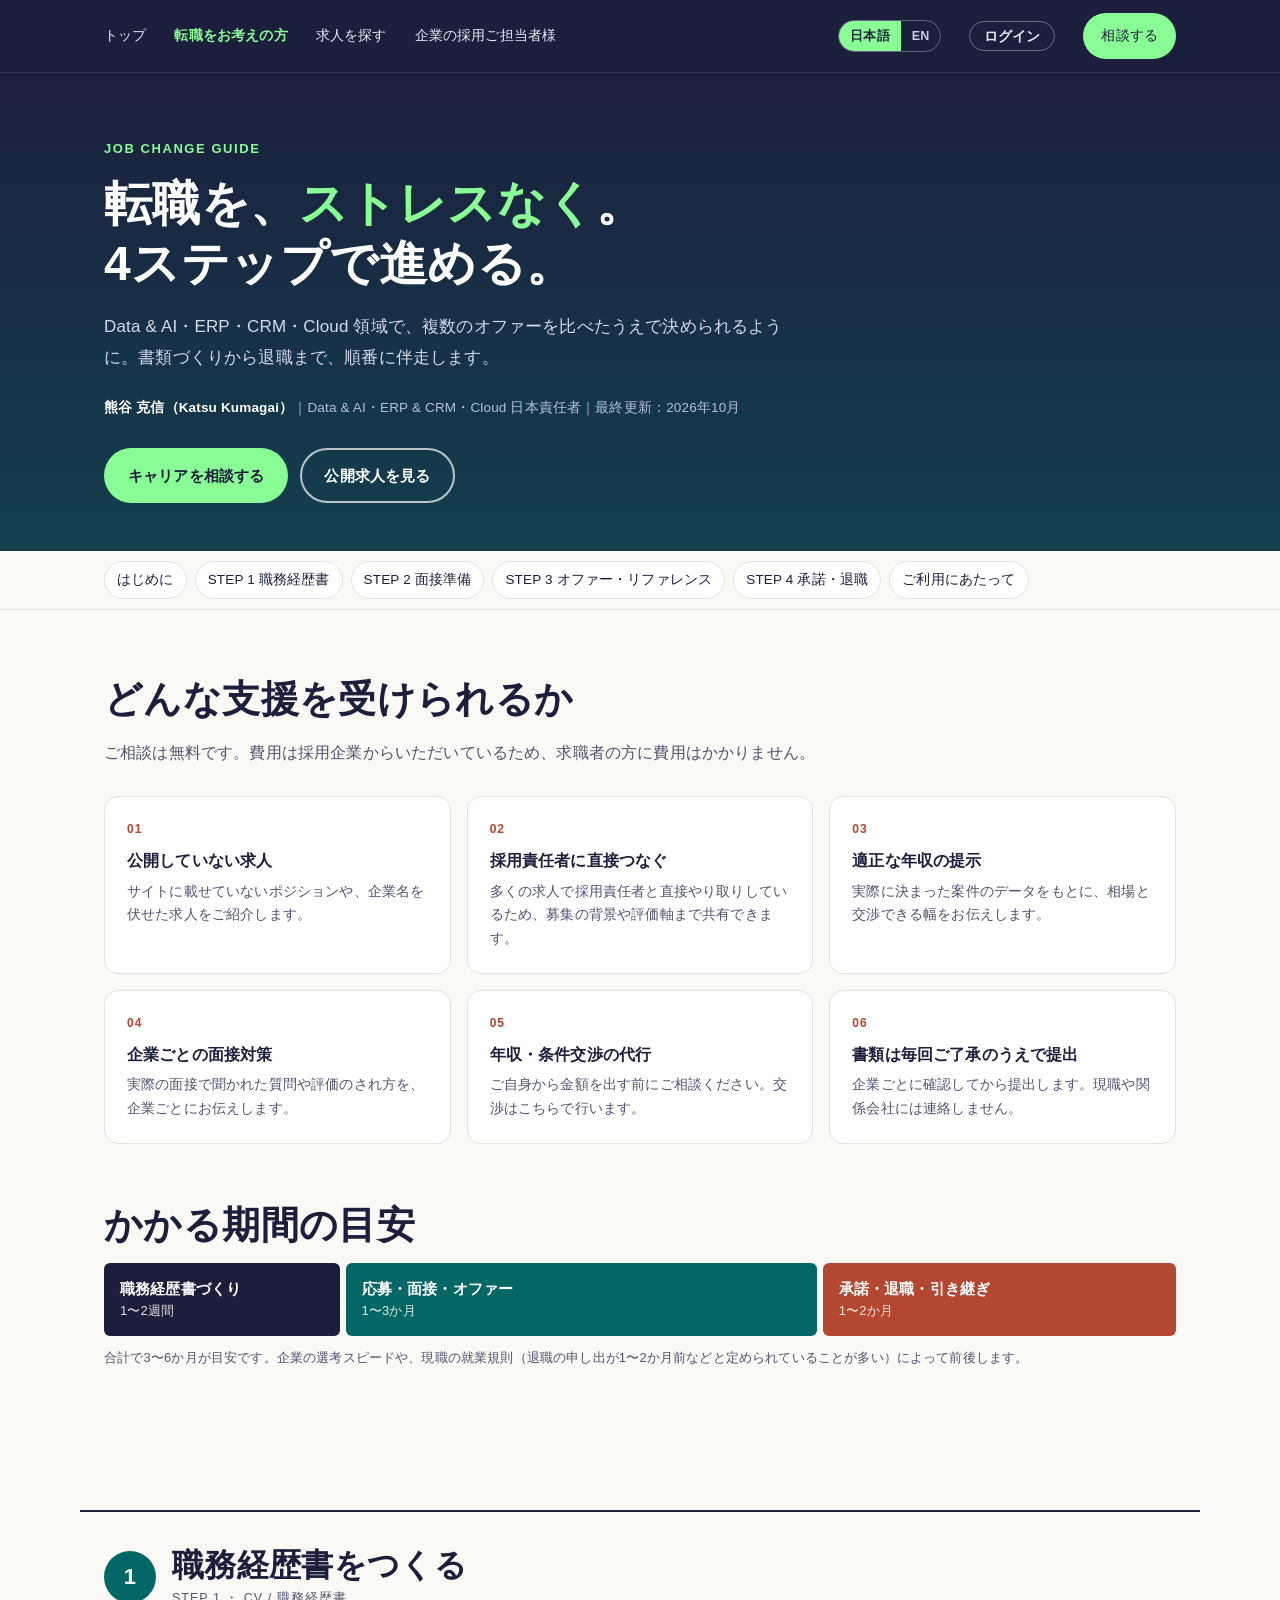
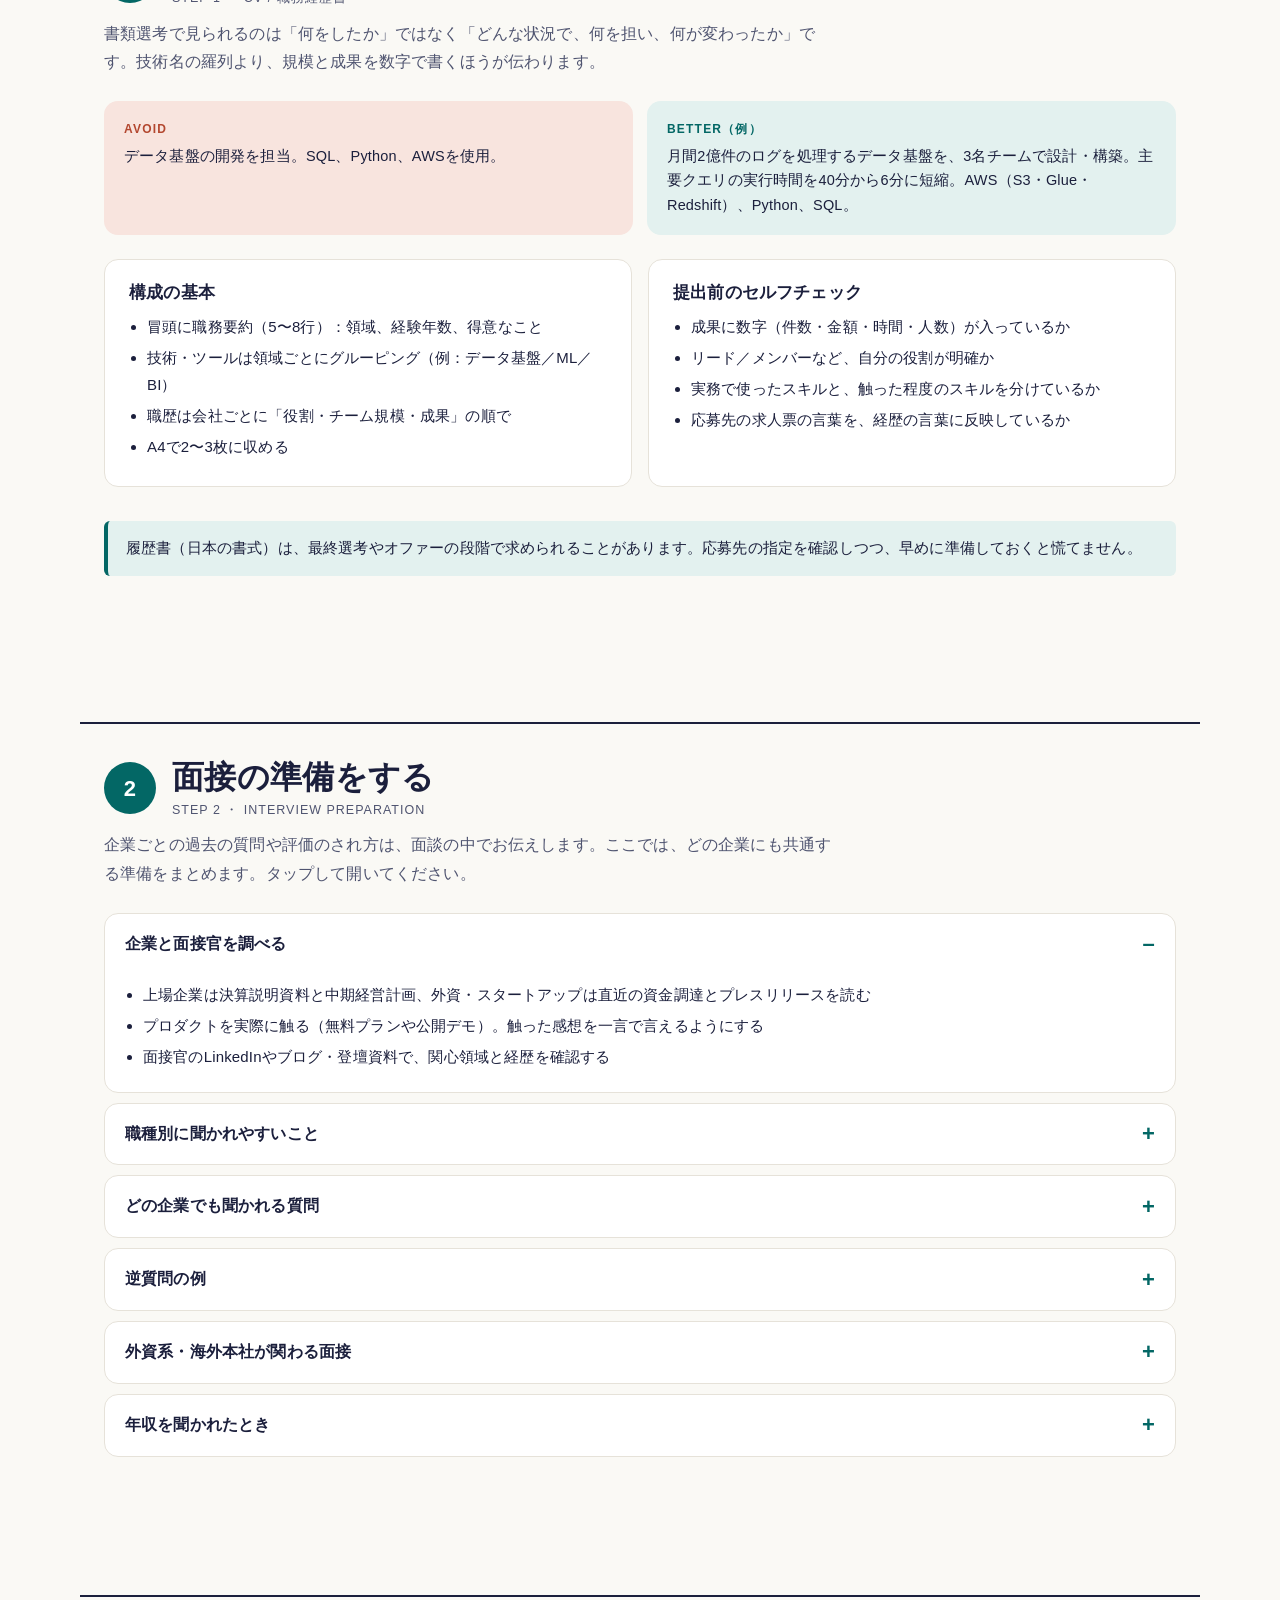
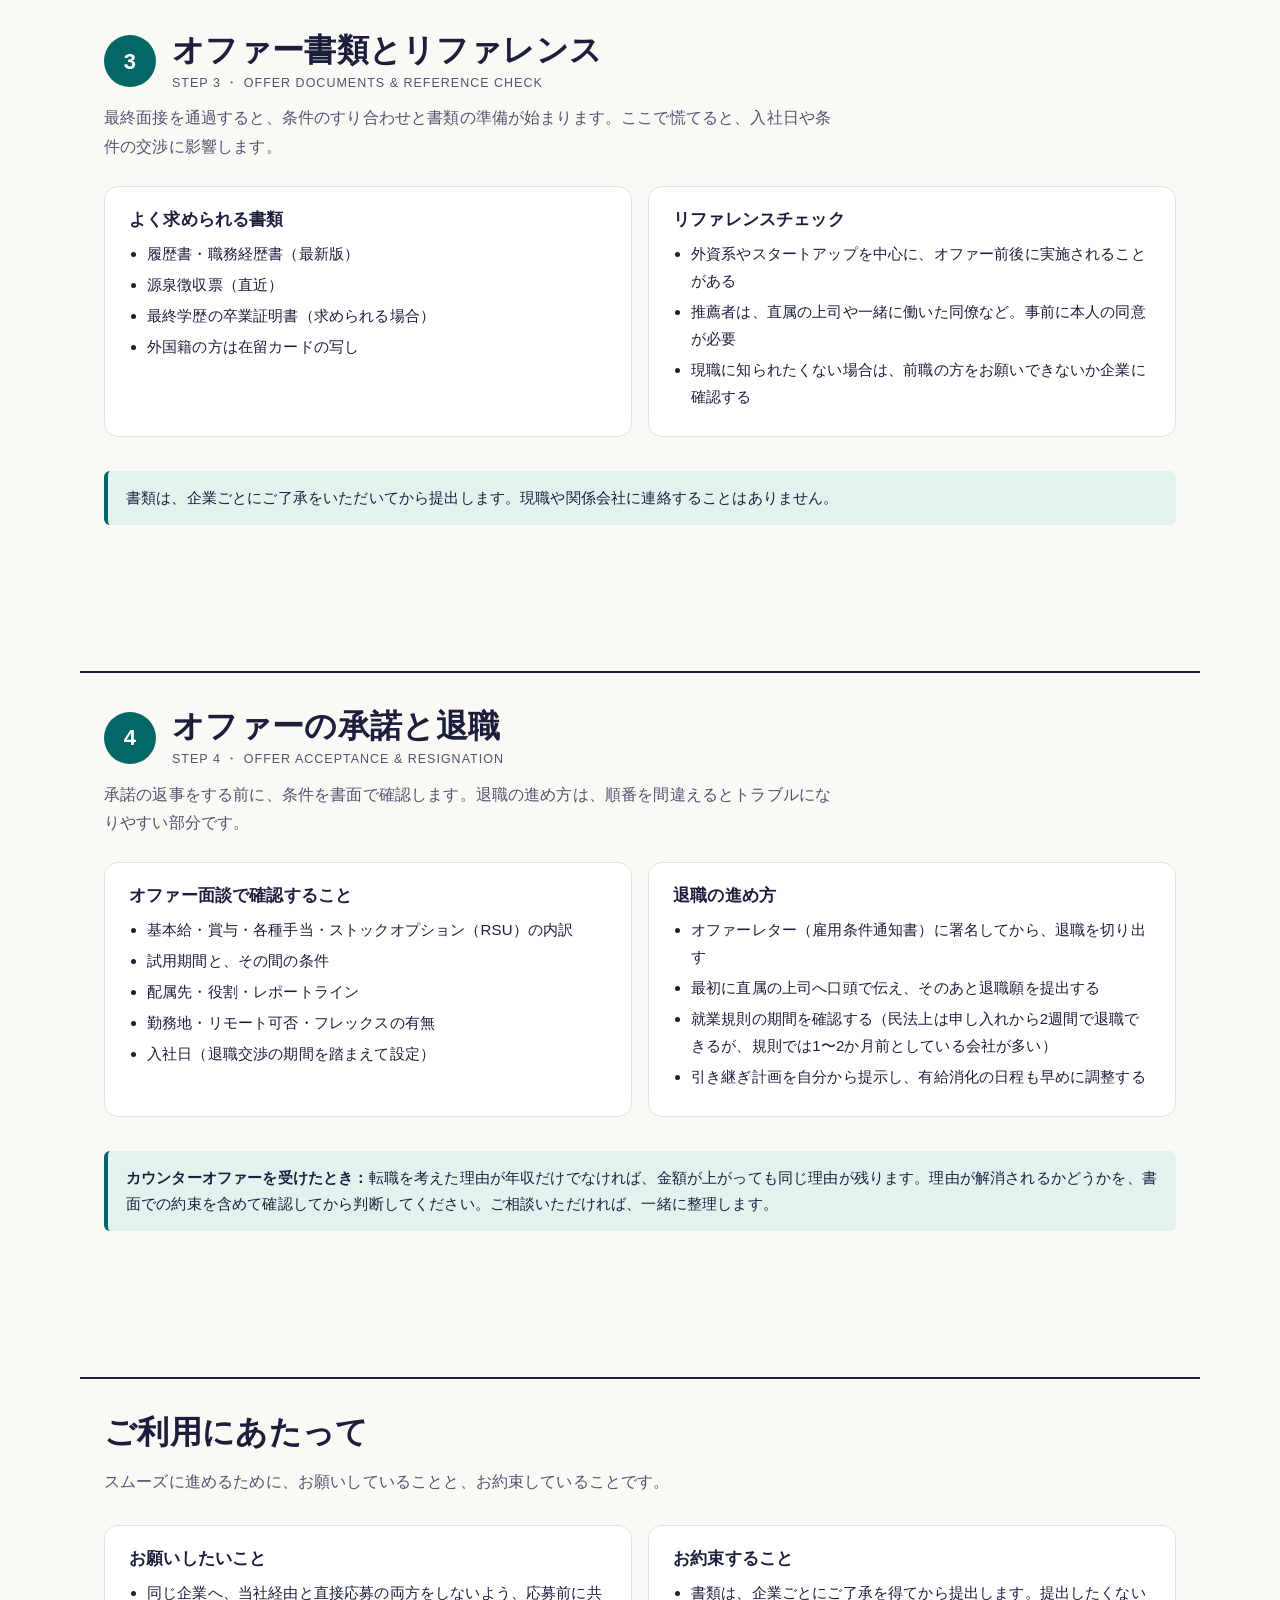
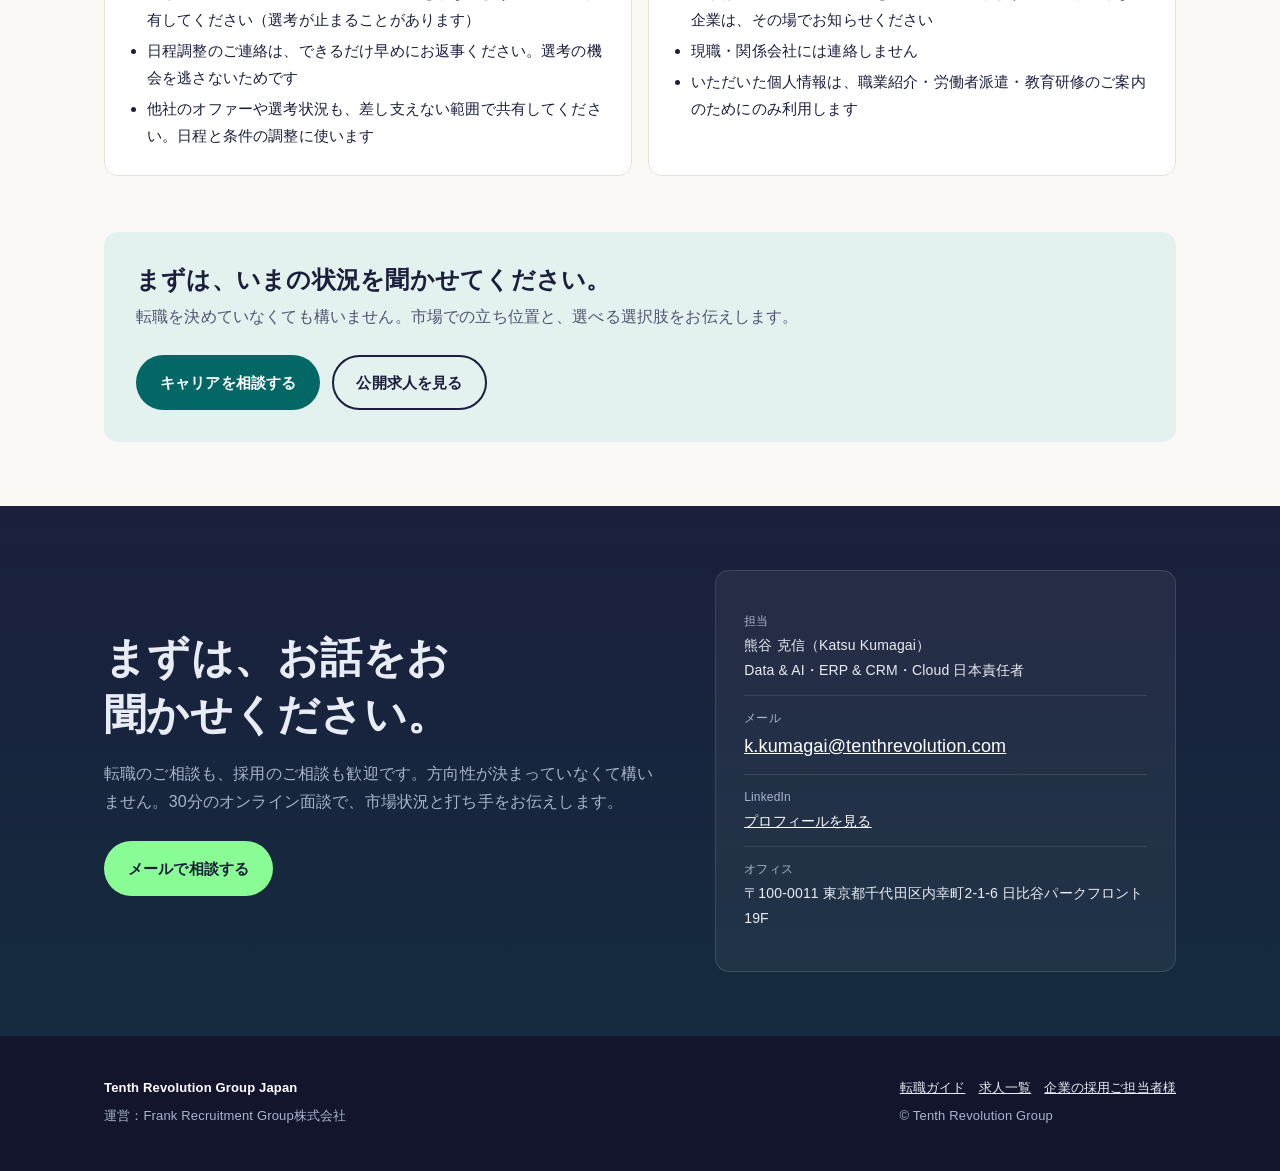
<file: job-change.html>
<!doctype html>
<html lang="ja">
<head>
<meta charset="utf-8">
<meta name="viewport" content="width=device-width,initial-scale=1">
<title>転職ガイド｜4ステップで進める転職｜Tenth Revolution Group Japan</title>
<meta name="description" content="Data & AI・ERP・CRM・Cloud 領域の転職を、職務経歴書・面接準備・オファー・退職の4ステップで解説。受けられる支援と、かかる期間の目安もまとめました。">
<meta property="og:title" content="転職ガイド｜4ステップで進める転職｜Tenth Revolution Group Japan">
<meta property="og:type" content="website">
<link rel="alternate" hreflang="ja" href="job-change.html">
<link rel="alternate" hreflang="en" href="en/job-change.html">

<link rel="stylesheet" href="assets/style.css">
</head>
<body>
<a class="skip" href="#main">本文へ移動</a>

<header class="site-head">
  <div class="wrap">
    <button class="menu-toggle" aria-expanded="false" aria-controls="nav">メニュー</button>
    <a class="btn btn-primary btn-sm head-cta" href="#contact">相談する</a>
    <nav class="nav" id="nav">
      <a href="index.html">トップ</a>
      <a href="job-change.html" aria-current="page">転職をお考えの方</a>
      <a href="jobs.html">求人を探す</a>
      <a href="hiring.html">企業の採用ご担当者様</a>
      <span class="lang" role="group" aria-label="Language"><a href="job-change.html" hreflang="ja" lang="ja" class="on">日本語</a><a href="en/job-change.html" hreflang="en" lang="en">EN</a></span>
      <a class="btn btn-primary btn-sm nav-cta" href="#contact">相談する</a>
    </nav>
  </div>
</header>

<main id="main" class="guide">
<section class="page-hero" style="padding-bottom:48px">
  <div class="wrap">
    <p class="eyebrow">JOB CHANGE GUIDE</p>
    <h1>転職を、<em>ストレスなく</em>。<br>4ステップで進める。</h1>
    <p class="lead">Data & AI・ERP・CRM・Cloud 領域で、複数のオファーを比べたうえで決められるように。書類づくりから退職まで、順番に伴走します。</p>
    <p class="byline"><b>熊谷 克信（Katsu Kumagai）</b>｜Data & AI・ERP & CRM・Cloud 日本責任者｜最終更新：2026年10月</p>
    <div class="cta">
      <a class="btn btn-primary" href="#contact">キャリアを相談する</a>
      <a class="btn btn-ghost" href="jobs.html">公開求人を見る</a>
    </div>
  </div>
</section>

<nav class="anchors" aria-label="ページ内の移動">
  <div class="wrap">
    <a href="#start">はじめに</a>
    <a href="#step1">STEP 1 職務経歴書</a>
    <a href="#step2">STEP 2 面接準備</a>
    <a href="#step3">STEP 3 オファー・リファレンス</a>
    <a href="#step4">STEP 4 承諾・退職</a>
    <a href="#together">ご利用にあたって</a>
  </div>
</nav>

<!-- START -->
<section id="start">
  <div class="wrap">
    <div class="sec-head">
      <h2>どんな支援を受けられるか</h2>
      <p>ご相談は無料です。費用は採用企業からいただいているため、求職者の方に費用はかかりません。</p>
    </div>
    <div class="benefits">
      <div class="benefit"><span class="tag">01</span><b>公開していない求人</b><p>サイトに載せていないポジションや、企業名を伏せた求人をご紹介します。</p></div>
      <div class="benefit"><span class="tag">02</span><b>採用責任者に直接つなぐ</b><p>多くの求人で採用責任者と直接やり取りしているため、募集の背景や評価軸まで共有できます。</p></div>
      <div class="benefit"><span class="tag">03</span><b>適正な年収の提示</b><p>実際に決まった案件のデータをもとに、相場と交渉できる幅をお伝えします。</p></div>
      <div class="benefit"><span class="tag">04</span><b>企業ごとの面接対策</b><p>実際の面接で聞かれた質問や評価のされ方を、企業ごとにお伝えします。</p></div>
      <div class="benefit"><span class="tag">05</span><b>年収・条件交渉の代行</b><p>ご自身から金額を出す前にご相談ください。交渉はこちらで行います。</p></div>
      <div class="benefit"><span class="tag">06</span><b>書類は毎回ご了承のうえで提出</b><p>企業ごとに確認してから提出します。現職や関係会社には連絡しません。</p></div>
    </div>

    <div class="sec-head" style="margin-top:56px;margin-bottom:12px">
      <h2>かかる期間の目安</h2>
    </div>
    <div class="timeline">
      <div class="tl"><b>職務経歴書づくり</b><i>1〜2週間</i></div>
      <div class="tl"><b>応募・面接・オファー</b><i>1〜3か月</i></div>
      <div class="tl"><b>承諾・退職・引き継ぎ</b><i>1〜2か月</i></div>
    </div>
    <p class="timeline-note">合計で3〜6か月が目安です。企業の選考スピードや、現職の就業規則（退職の申し出が1〜2か月前などと定められていることが多い）によって前後します。</p>
  </div>
</section>

<!-- STEP 1 -->
<section id="step1" class="stepx">
  <div class="wrap">
    <div class="sh"><div class="badge">1</div><div><h2>職務経歴書をつくる</h2><div class="en">STEP 1 ・ CV / 職務経歴書</div></div></div>
    <p class="intro">書類選考で見られるのは「何をしたか」ではなく「どんな状況で、何を担い、何が変わったか」です。技術名の羅列より、規模と成果を数字で書くほうが伝わります。</p>

    <div class="cmp">
      <div class="ng"><small>AVOID</small>データ基盤の開発を担当。SQL、Python、AWSを使用。</div>
      <div class="ok"><small>BETTER（例）</small>月間2億件のログを処理するデータ基盤を、3名チームで設計・構築。主要クエリの実行時間を40分から6分に短縮。AWS（S3・Glue・Redshift）、Python、SQL。</div>
    </div>

    <div class="rules">
      <div class="gcard">
        <h3>構成の基本</h3>
        <ul>
          <li>冒頭に職務要約（5〜8行）：領域、経験年数、得意なこと</li>
          <li>技術・ツールは領域ごとにグルーピング（例：データ基盤／ML／BI）</li>
          <li>職歴は会社ごとに「役割・チーム規模・成果」の順で</li>
          <li>A4で2〜3枚に収める</li>
        </ul>
      </div>
      <div class="gcard">
        <h3>提出前のセルフチェック</h3>
        <ul>
          <li>成果に数字（件数・金額・時間・人数）が入っているか</li>
          <li>リード／メンバーなど、自分の役割が明確か</li>
          <li>実務で使ったスキルと、触った程度のスキルを分けているか</li>
          <li>応募先の求人票の言葉を、経歴の言葉に反映しているか</li>
        </ul>
      </div>
    </div>
    <div class="callout">履歴書（日本の書式）は、最終選考やオファーの段階で求められることがあります。応募先の指定を確認しつつ、早めに準備しておくと慌てません。</div>
  </div>
</section>

<!-- STEP 2 -->
<section id="step2" class="stepx">
  <div class="wrap">
    <div class="sh"><div class="badge">2</div><div><h2>面接の準備をする</h2><div class="en">STEP 2 ・ INTERVIEW PREPARATION</div></div></div>
    <p class="intro">企業ごとの過去の質問や評価のされ方は、面談の中でお伝えします。ここでは、どの企業にも共通する準備をまとめます。タップして開いてください。</p>

    <details class="acc" open>
      <summary>企業と面接官を調べる</summary>
      <div class="body"><ul>
        <li>上場企業は決算説明資料と中期経営計画、外資・スタートアップは直近の資金調達とプレスリリースを読む</li>
        <li>プロダクトを実際に触る（無料プランや公開デモ）。触った感想を一言で言えるようにする</li>
        <li>面接官のLinkedInやブログ・登壇資料で、関心領域と経歴を確認する</li>
      </ul></div>
    </details>
    <details class="acc">
      <summary>職種別に聞かれやすいこと</summary>
      <div class="body"><ul>
        <li><b>データエンジニア</b>：パイプライン設計、データ品質の担保、コストと性能のトレードオフ</li>
        <li><b>ML・LLMエンジニア</b>：評価指標の決め方、本番運用での劣化への対応、RAGやファインチューニングの選択理由</li>
        <li><b>データサイエンティスト</b>：課題設定から意思決定への接続、分析結果が事業に与えた影響</li>
        <li><b>SE・プリセールス</b>：顧客の課題の聞き出し方、デモと提案の組み立て、技術的な反論への対応</li>
        <li><b>FDE・コンサルタント</b>：曖昧な要件の整理、顧客の現場での巻き込み方、納期とスコープの調整</li>
      </ul></div>
    </details>
    <details class="acc">
      <summary>どの企業でも聞かれる質問</summary>
      <div class="body"><ul>
        <li>転職理由と、次に実現したいこと（現職への不満ではなく、次で得たいことを軸に）</li>
        <li>志望理由：その会社でなければならない理由を、事業・プロダクト・組織の事実で</li>
        <li>最も難しかったプロジェクトと、うまくいかなかった経験からの学び</li>
        <li>現在の年収と希望年収</li>
      </ul></div>
    </details>
    <details class="acc">
      <summary>逆質問の例</summary>
      <div class="body"><ul>
        <li>このポジションで、入社後3か月・1年で期待される成果は何か</li>
        <li>チームの構成と、意思決定のプロセス（誰がどこまで決められるか）</li>
        <li>この募集が生まれた背景（増員か、欠員か、新規事業か）</li>
        <li>評価の基準と、昇給・昇格のタイミング</li>
      </ul></div>
    </details>
    <details class="acc">
      <summary>外資系・海外本社が関わる面接</summary>
      <div class="body"><ul>
        <li>英語面接では、日本語で整理した経歴を英語で3分に話せるようにしておく</li>
        <li>ライブコーディング、ケース、システム設計などの技術面接が入ることがある。形式を事前に確認する</li>
        <li>日本法人の立ち上げ期は、役割が広い。「どこまで自分で動けるか」の事例を用意する</li>
      </ul></div>
    </details>
    <details class="acc">
      <summary>年収を聞かれたとき</summary>
      <div class="body"><ul>
        <li>面接の場で金額を確定させる必要はありません。希望額の伝え方は、事前にご相談ください</li>
        <li>現年収は、基本給・賞与・手当・ストックを分けて説明できるようにしておく</li>
      </ul></div>
    </details>
  </div>
</section>

<!-- STEP 3 -->
<section id="step3" class="stepx">
  <div class="wrap">
    <div class="sh"><div class="badge">3</div><div><h2>オファー書類とリファレンス</h2><div class="en">STEP 3 ・ OFFER DOCUMENTS & REFERENCE CHECK</div></div></div>
    <p class="intro">最終面接を通過すると、条件のすり合わせと書類の準備が始まります。ここで慌てると、入社日や条件の交渉に影響します。</p>
    <div class="rules">
      <div class="gcard">
        <h3>よく求められる書類</h3>
        <ul>
          <li>履歴書・職務経歴書（最新版）</li>
          <li>源泉徴収票（直近）</li>
          <li>最終学歴の卒業証明書（求められる場合）</li>
          <li>外国籍の方は在留カードの写し</li>
        </ul>
      </div>
      <div class="gcard">
        <h3>リファレンスチェック</h3>
        <ul>
          <li>外資系やスタートアップを中心に、オファー前後に実施されることがある</li>
          <li>推薦者は、直属の上司や一緒に働いた同僚など。事前に本人の同意が必要</li>
          <li>現職に知られたくない場合は、前職の方をお願いできないか企業に確認する</li>
        </ul>
      </div>
    </div>
    <div class="callout">書類は、企業ごとにご了承をいただいてから提出します。現職や関係会社に連絡することはありません。</div>
  </div>
</section>

<!-- STEP 4 -->
<section id="step4" class="stepx">
  <div class="wrap">
    <div class="sh"><div class="badge">4</div><div><h2>オファーの承諾と退職</h2><div class="en">STEP 4 ・ OFFER ACCEPTANCE & RESIGNATION</div></div></div>
    <p class="intro">承諾の返事をする前に、条件を書面で確認します。退職の進め方は、順番を間違えるとトラブルになりやすい部分です。</p>
    <div class="rules">
      <div class="gcard">
        <h3>オファー面談で確認すること</h3>
        <ul>
          <li>基本給・賞与・各種手当・ストックオプション（RSU）の内訳</li>
          <li>試用期間と、その間の条件</li>
          <li>配属先・役割・レポートライン</li>
          <li>勤務地・リモート可否・フレックスの有無</li>
          <li>入社日（退職交渉の期間を踏まえて設定）</li>
        </ul>
      </div>
      <div class="gcard">
        <h3>退職の進め方</h3>
        <ul>
          <li>オファーレター（雇用条件通知書）に署名してから、退職を切り出す</li>
          <li>最初に直属の上司へ口頭で伝え、そのあと退職願を提出する</li>
          <li>就業規則の期間を確認する（民法上は申し入れから2週間で退職できるが、規則では1〜2か月前としている会社が多い）</li>
          <li>引き継ぎ計画を自分から提示し、有給消化の日程も早めに調整する</li>
        </ul>
      </div>
    </div>
    <div class="callout"><b>カウンターオファーを受けたとき：</b>転職を考えた理由が年収だけでなければ、金額が上がっても同じ理由が残ります。理由が解消されるかどうかを、書面での約束を含めて確認してから判断してください。ご相談いただければ、一緒に整理します。</div>
  </div>
</section>

<!-- TOGETHER -->
<section id="together" class="stepx">
  <div class="wrap">
    <div class="sec-head">
      <h2>ご利用にあたって</h2>
      <p>スムーズに進めるために、お願いしていることと、お約束していることです。</p>
    </div>
    <div class="rules">
      <div class="gcard">
        <h3>お願いしたいこと</h3>
        <ul>
          <li>同じ企業へ、当社経由と直接応募の両方をしないよう、応募前に共有してください（選考が止まることがあります）</li>
          <li>日程調整のご連絡は、できるだけ早めにお返事ください。選考の機会を逃さないためです</li>
          <li>他社のオファーや選考状況も、差し支えない範囲で共有してください。日程と条件の調整に使います</li>
        </ul>
      </div>
      <div class="gcard">
        <h3>お約束すること</h3>
        <ul>
          <li>書類は、企業ごとにご了承を得てから提出します。提出したくない企業は、その場でお知らせください</li>
          <li>現職・関係会社には連絡しません</li>
          <li>いただいた個人情報は、職業紹介・労働者派遣・教育研修のご案内のためにのみ利用します</li>
        </ul>
      </div>
    </div>

    <div class="foot-cta" style="margin-top:40px">
      <div><h2>まずは、いまの状況を聞かせてください。</h2><p style="margin:6px 0 0;color:var(--ink-2)">転職を決めていなくても構いません。市場での立ち位置と、選べる選択肢をお伝えします。</p></div>
      <p style="display:flex;gap:12px;flex-wrap:wrap;margin:0"><a class="btn btn-primary" href="#contact">キャリアを相談する</a><a class="btn btn-ghost" href="jobs.html">公開求人を見る</a></p>
    </div>
  </div>
</section>
<!-- CONTACT -->
<section class="dark" id="contact">
  <div class="wrap contact">
    <div>
      <h2>まずは、お話をお聞かせください。</h2>
      <p class="muted" style="margin-top:16px">転職のご相談も、採用のご相談も歓迎です。方向性が決まっていなくて構いません。30分のオンライン面談で、市場状況と打ち手をお伝えします。</p>
      <p style="margin-top:24px;display:flex;gap:12px;flex-wrap:wrap">
        <a class="btn btn-primary" href="#" data-mail="お問い合わせ">メールで相談する</a>
        <span data-booking-wrap><a class="btn btn-ghost" href="#" data-booking>面談を予約する</a></span>
      </p>
    </div>
    <div class="contact-box">
      <div class="row"><span>担当</span>熊谷 克信（Katsu Kumagai）<br>Data &amp; AI・ERP &amp; CRM・Cloud 日本責任者</div>
      <div class="row"><span>メール</span><a class="mail" href="#" data-mail=""></a></div>
      <div class="row"><span>LinkedIn</span><a href="#" data-linkedin target="_blank" rel="noopener">プロフィールを見る</a></div>
      <div class="row"><span>オフィス</span>〒100-0011 東京都千代田区内幸町2-1-6 日比谷パークフロント 19F</div>
    </div>
  </div>
</section>
</main>

<footer class="site-foot">
  <div class="wrap">
    <div>
      <p><strong style="color:#fff">Tenth Revolution Group Japan</strong></p>
      <p>運営：Frank Recruitment Group株式会社</p>
    </div>
    <div>
      <p><a href="job-change.html">転職ガイド</a>　<a href="jobs.html">求人一覧</a>　<a href="hiring.html">企業の採用ご担当者様</a></p>
      <p>© Tenth Revolution Group</p>
    </div>
  </div>
</footer>

<script src="data/jobs.js"></script>
<script src="assets/data-loader.js"></script>
<script src="assets/site.js"></script>
<script src="assets/auth-config.js"></script>
<script src="assets/auth.js"></script>

</body>
</html>
</file>
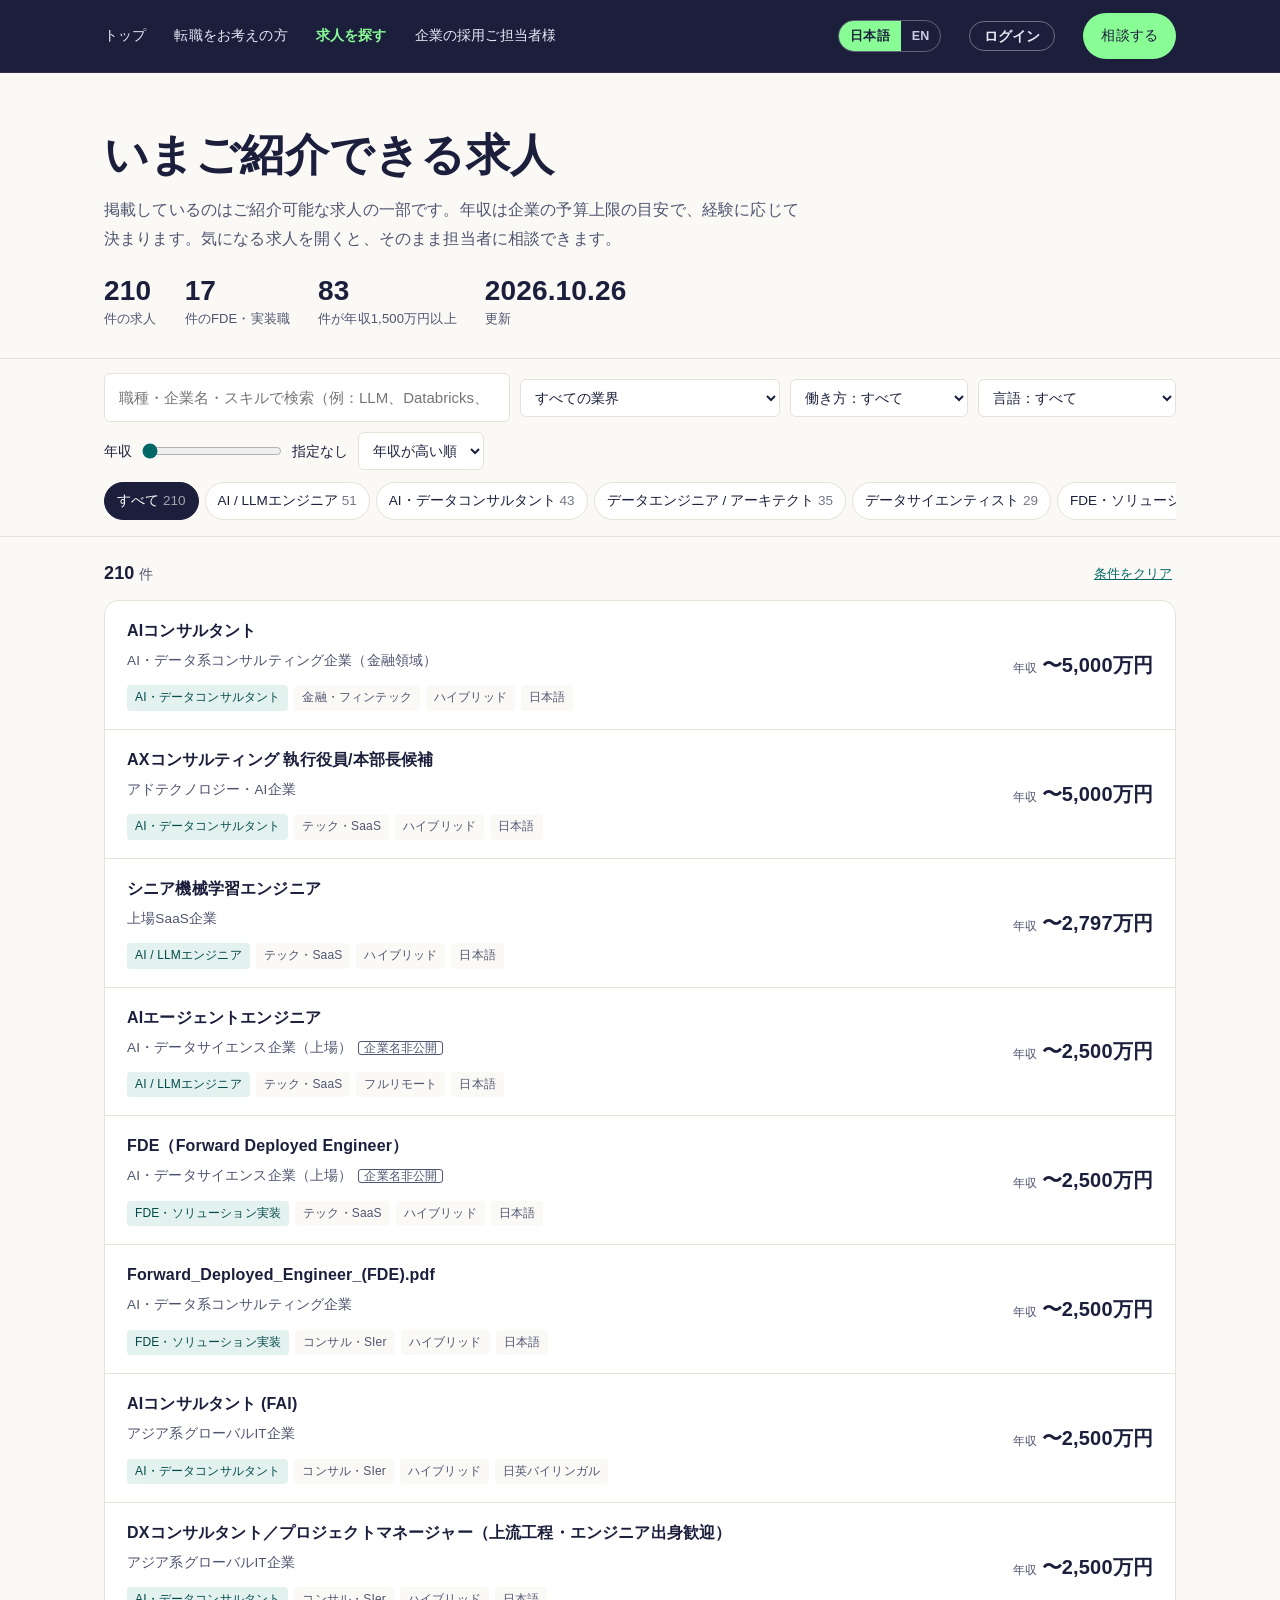
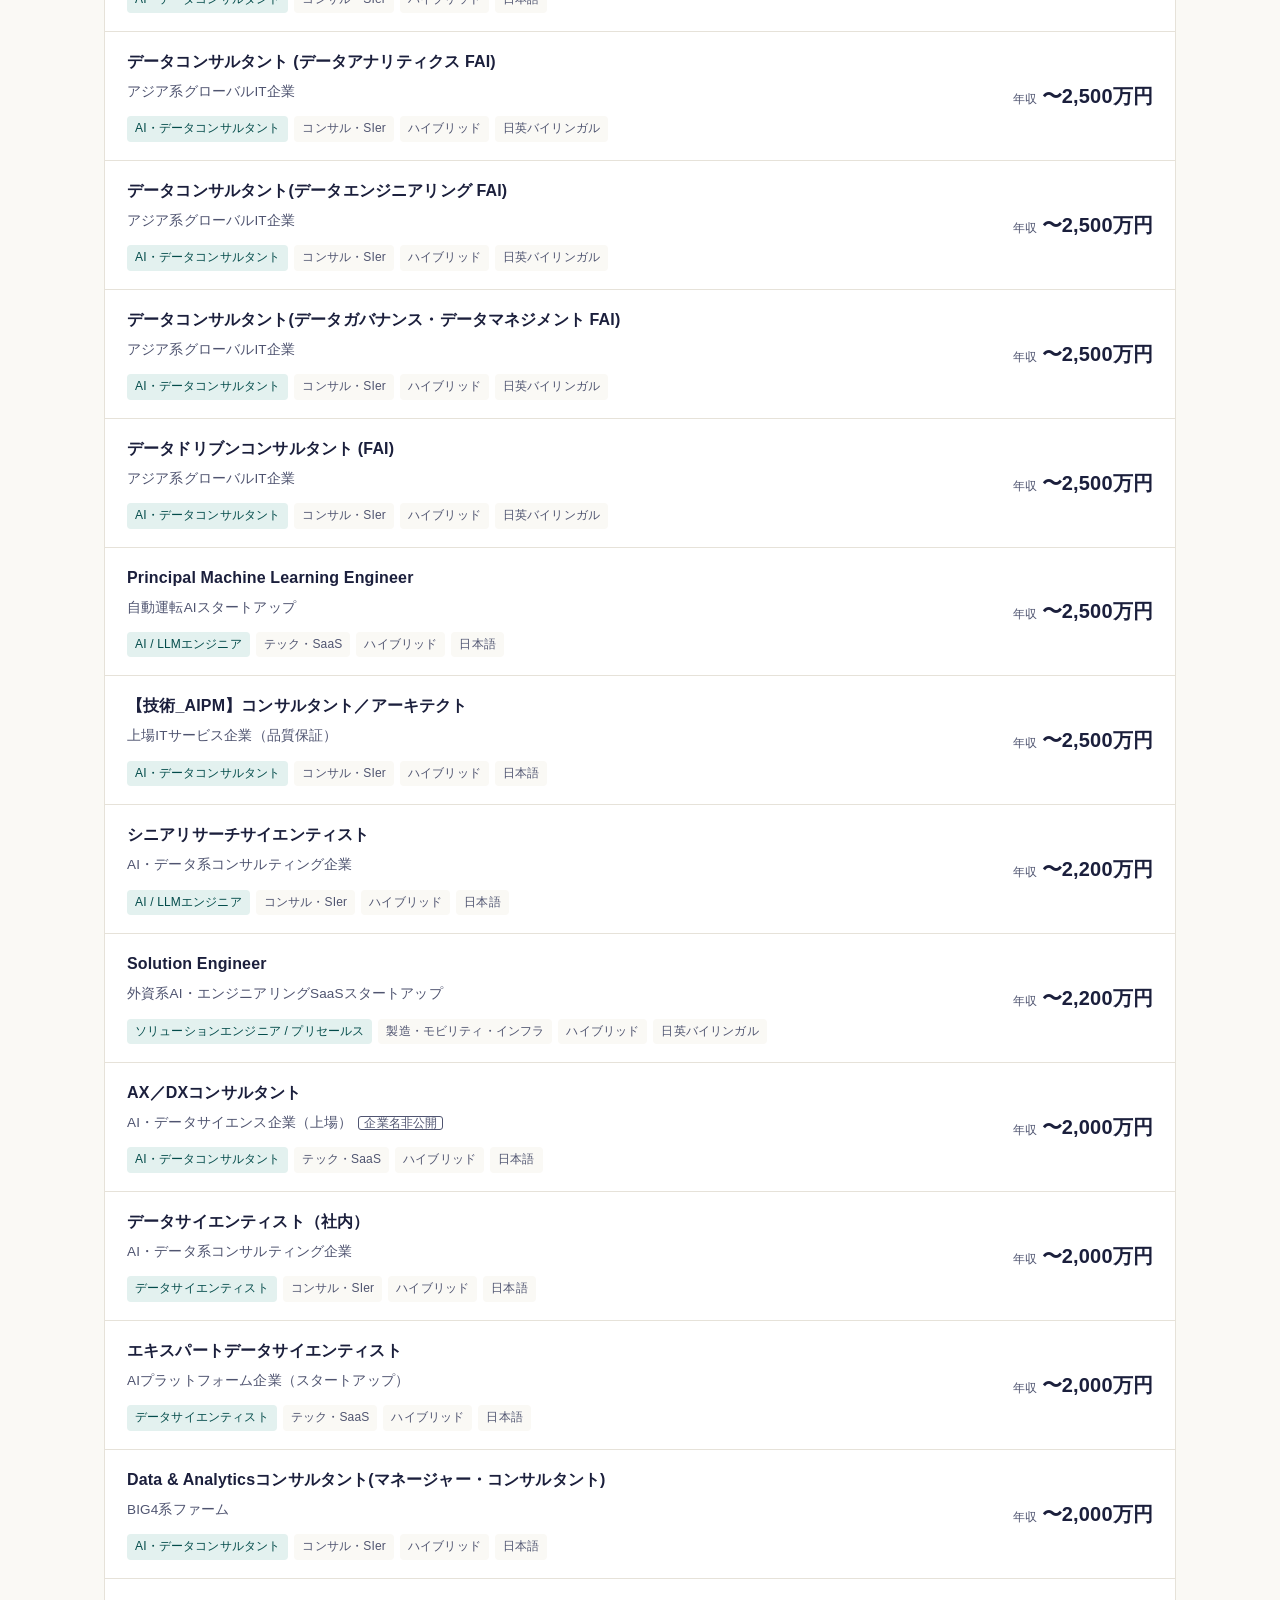
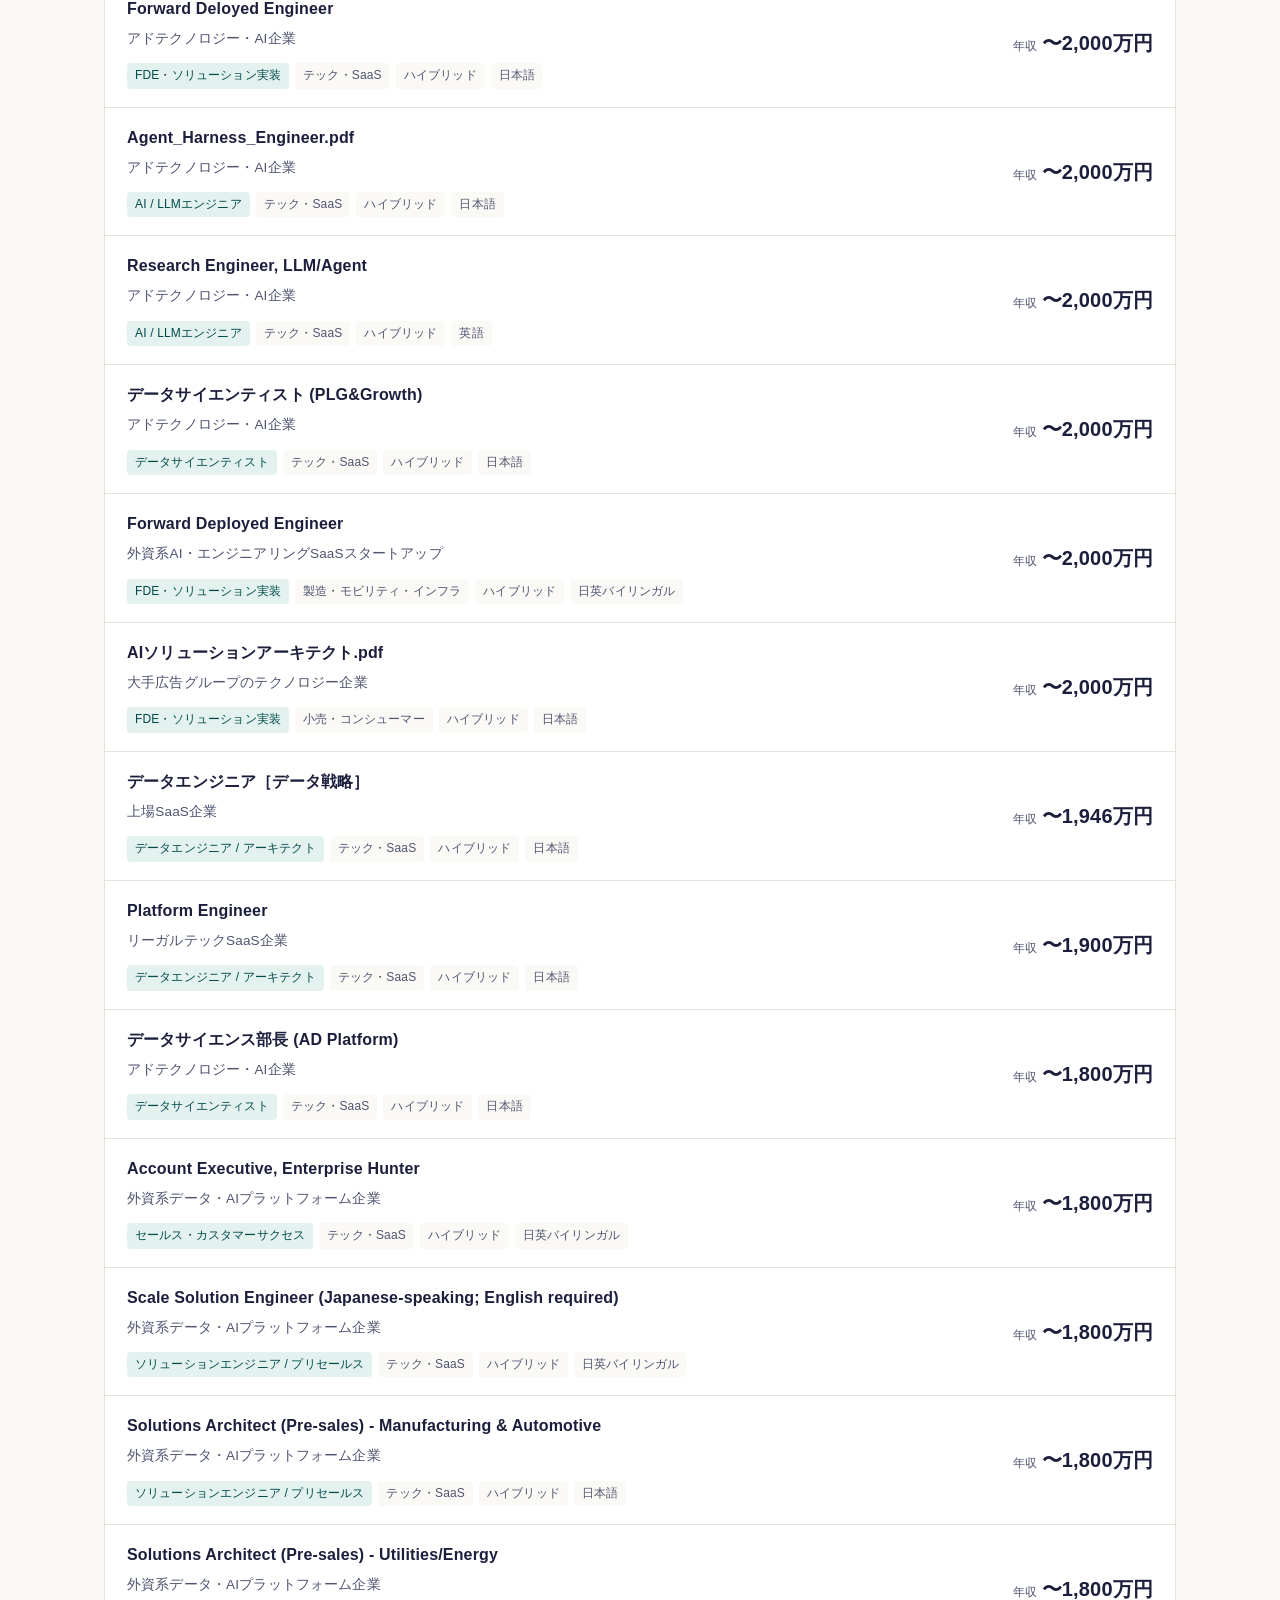
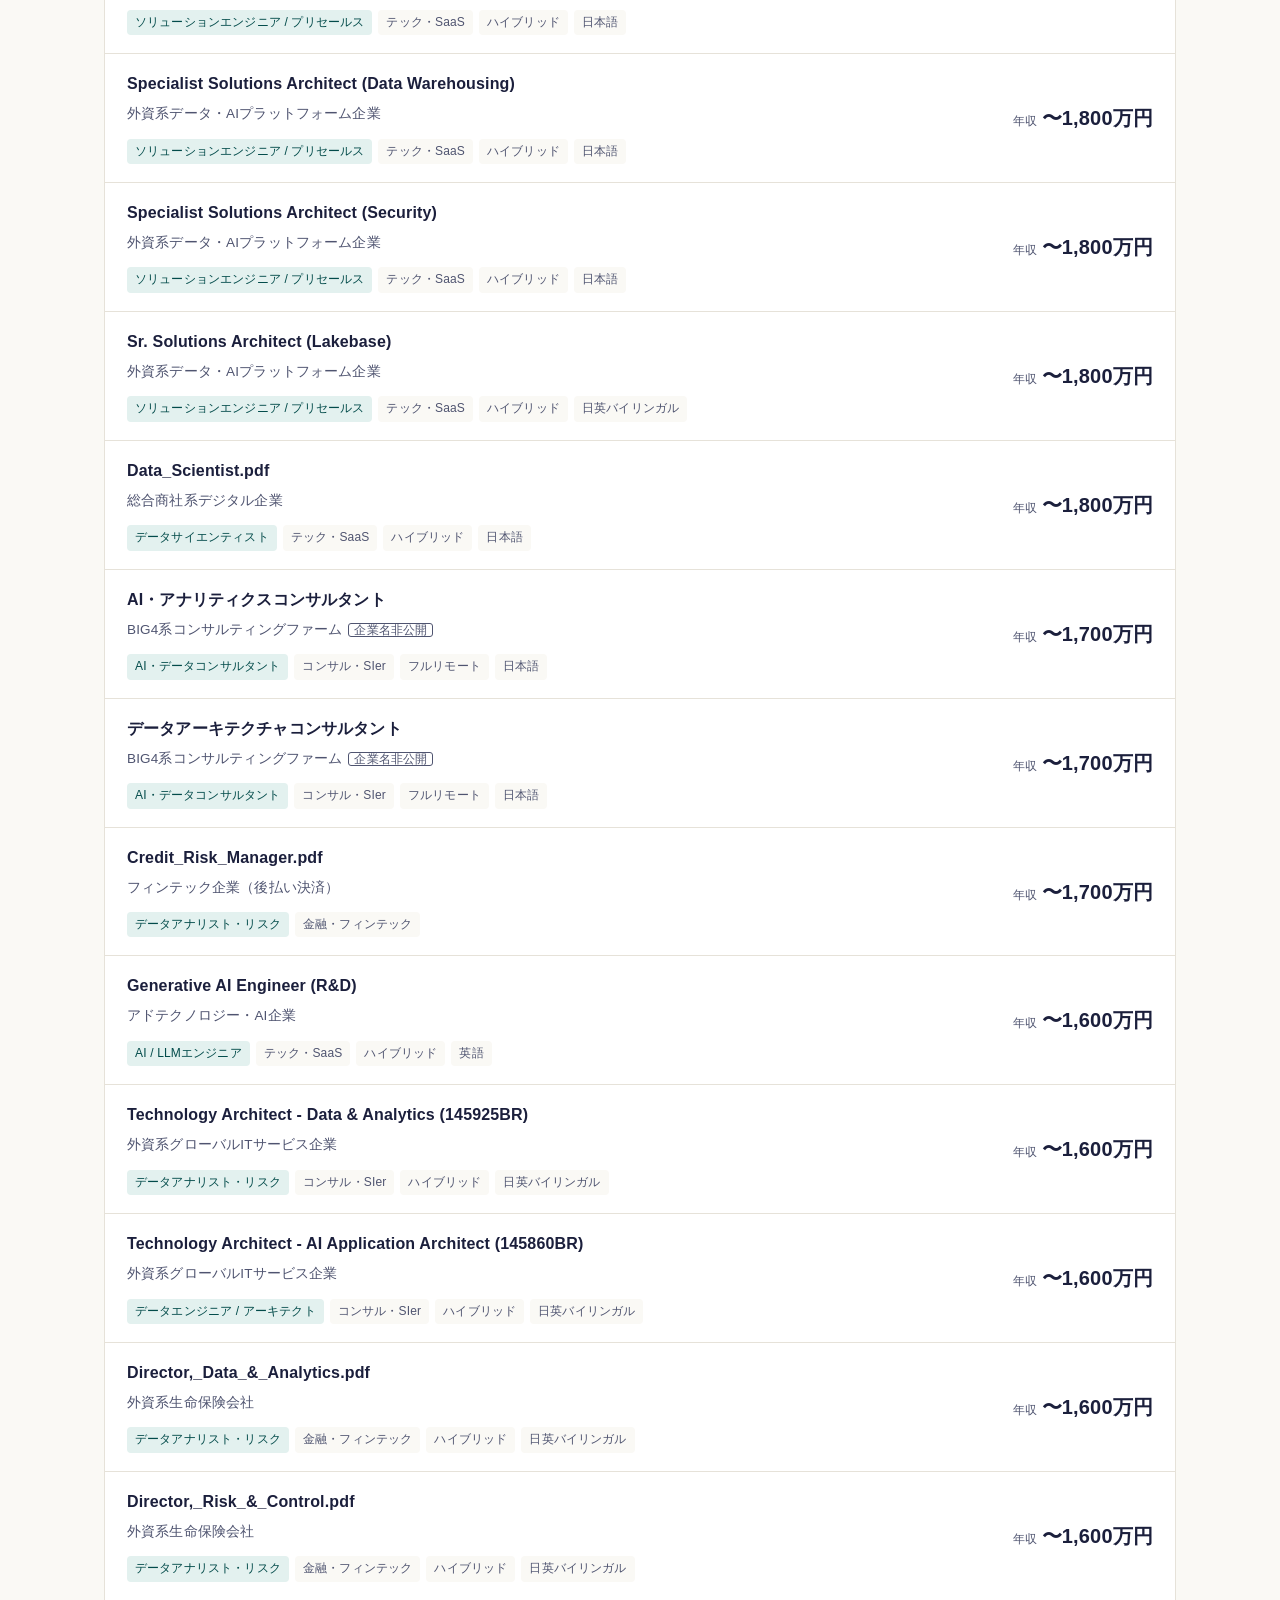
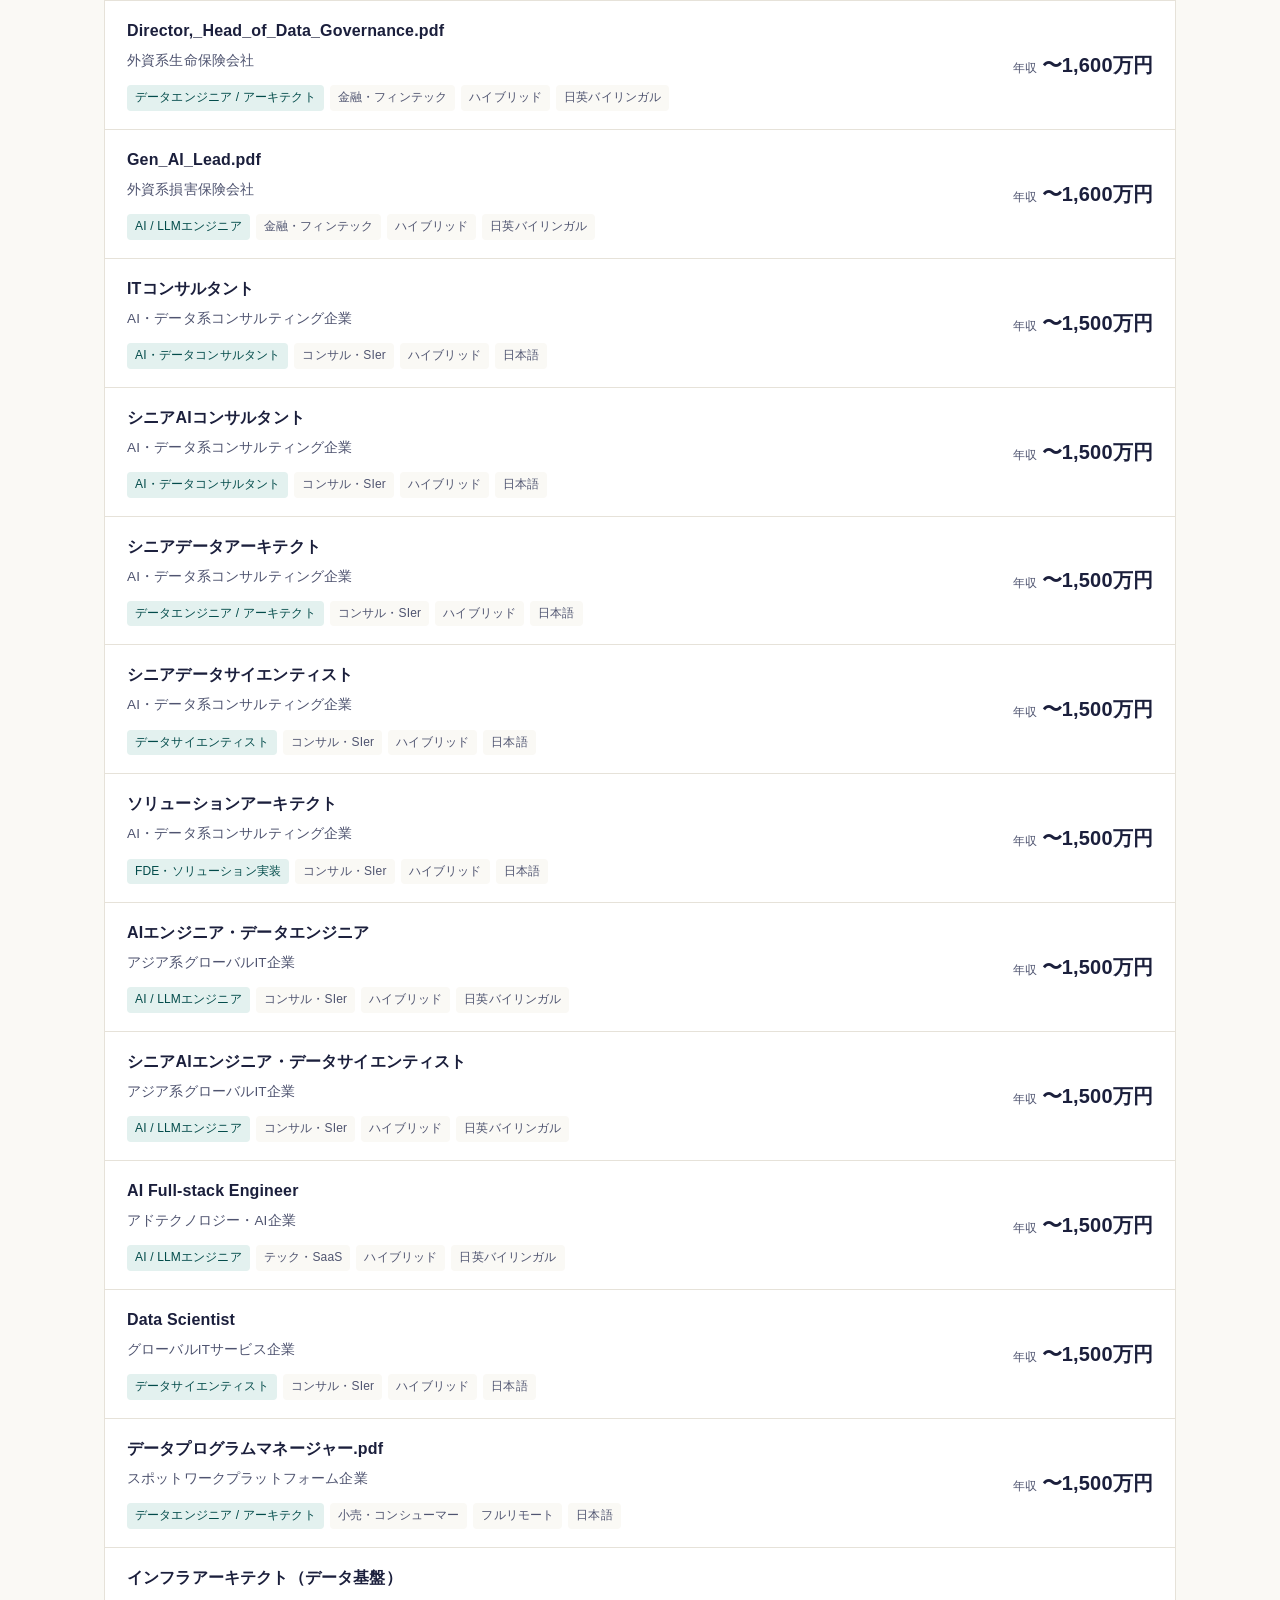
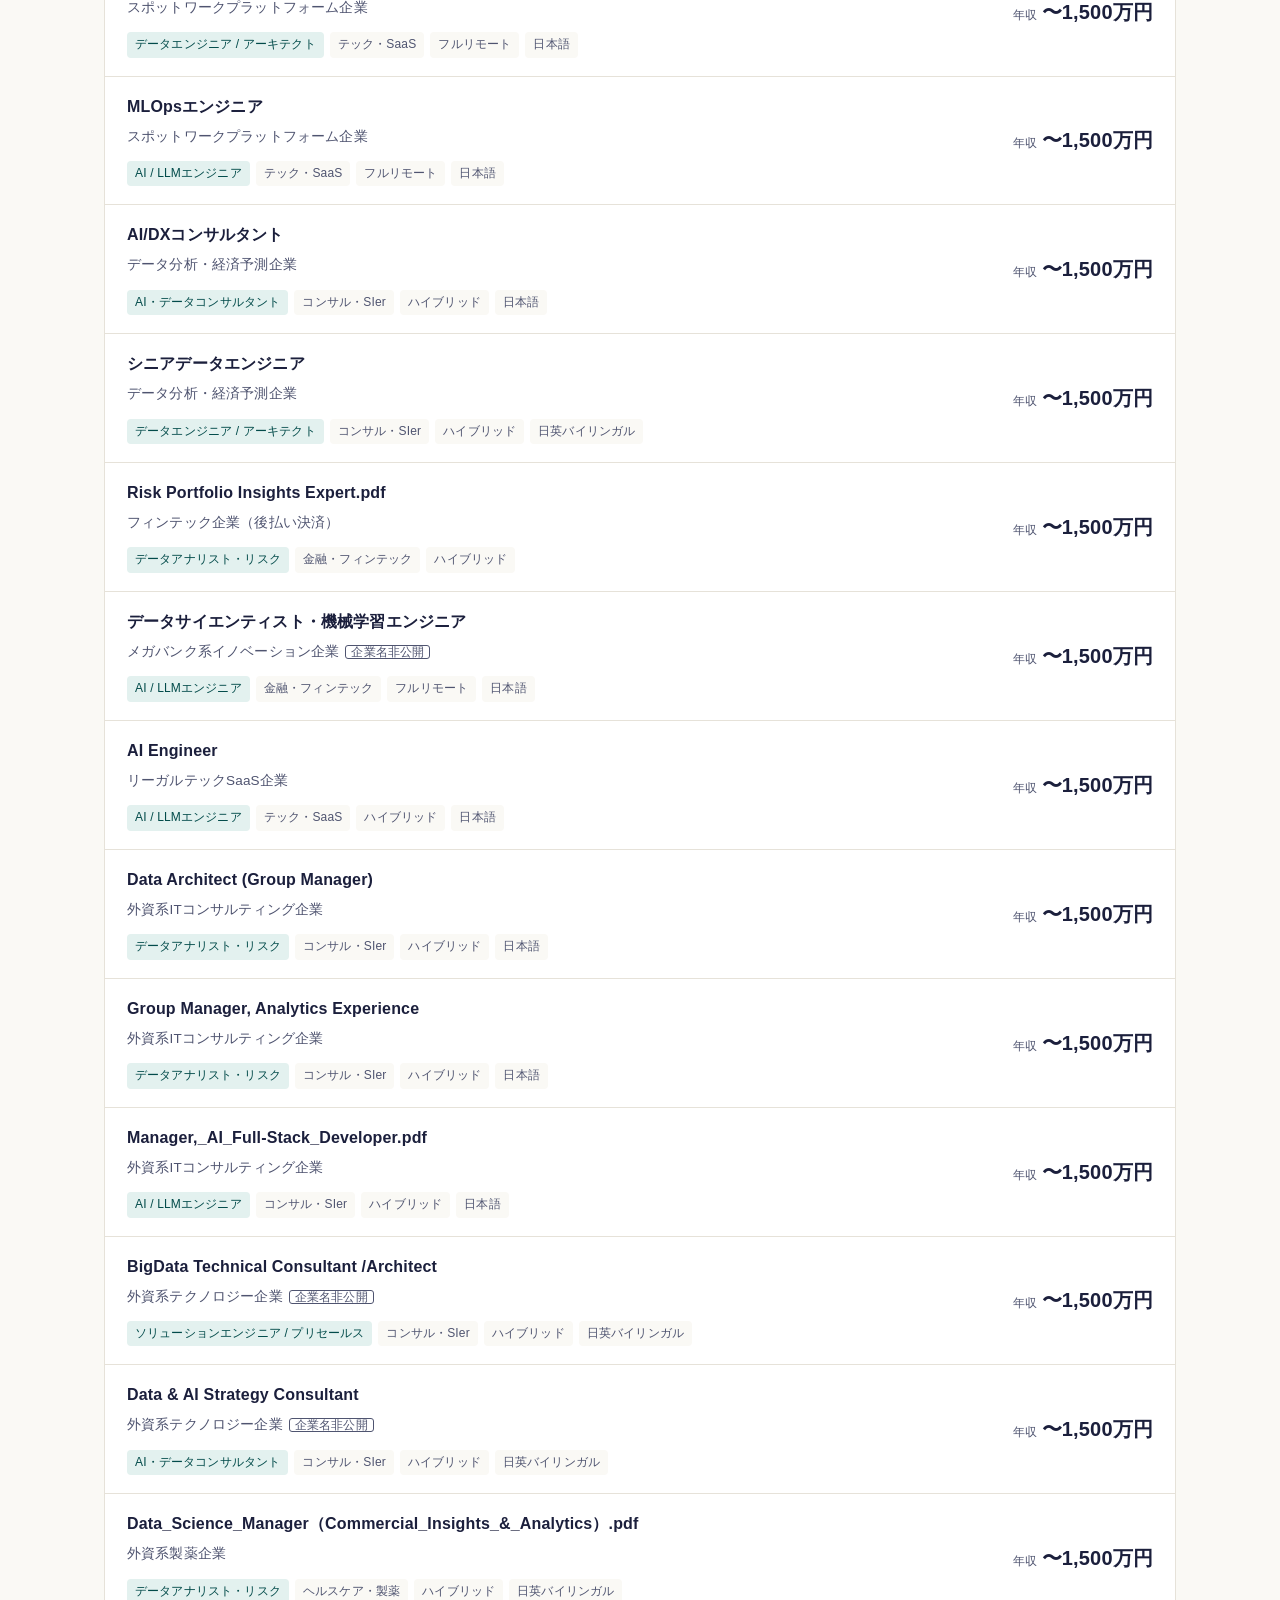
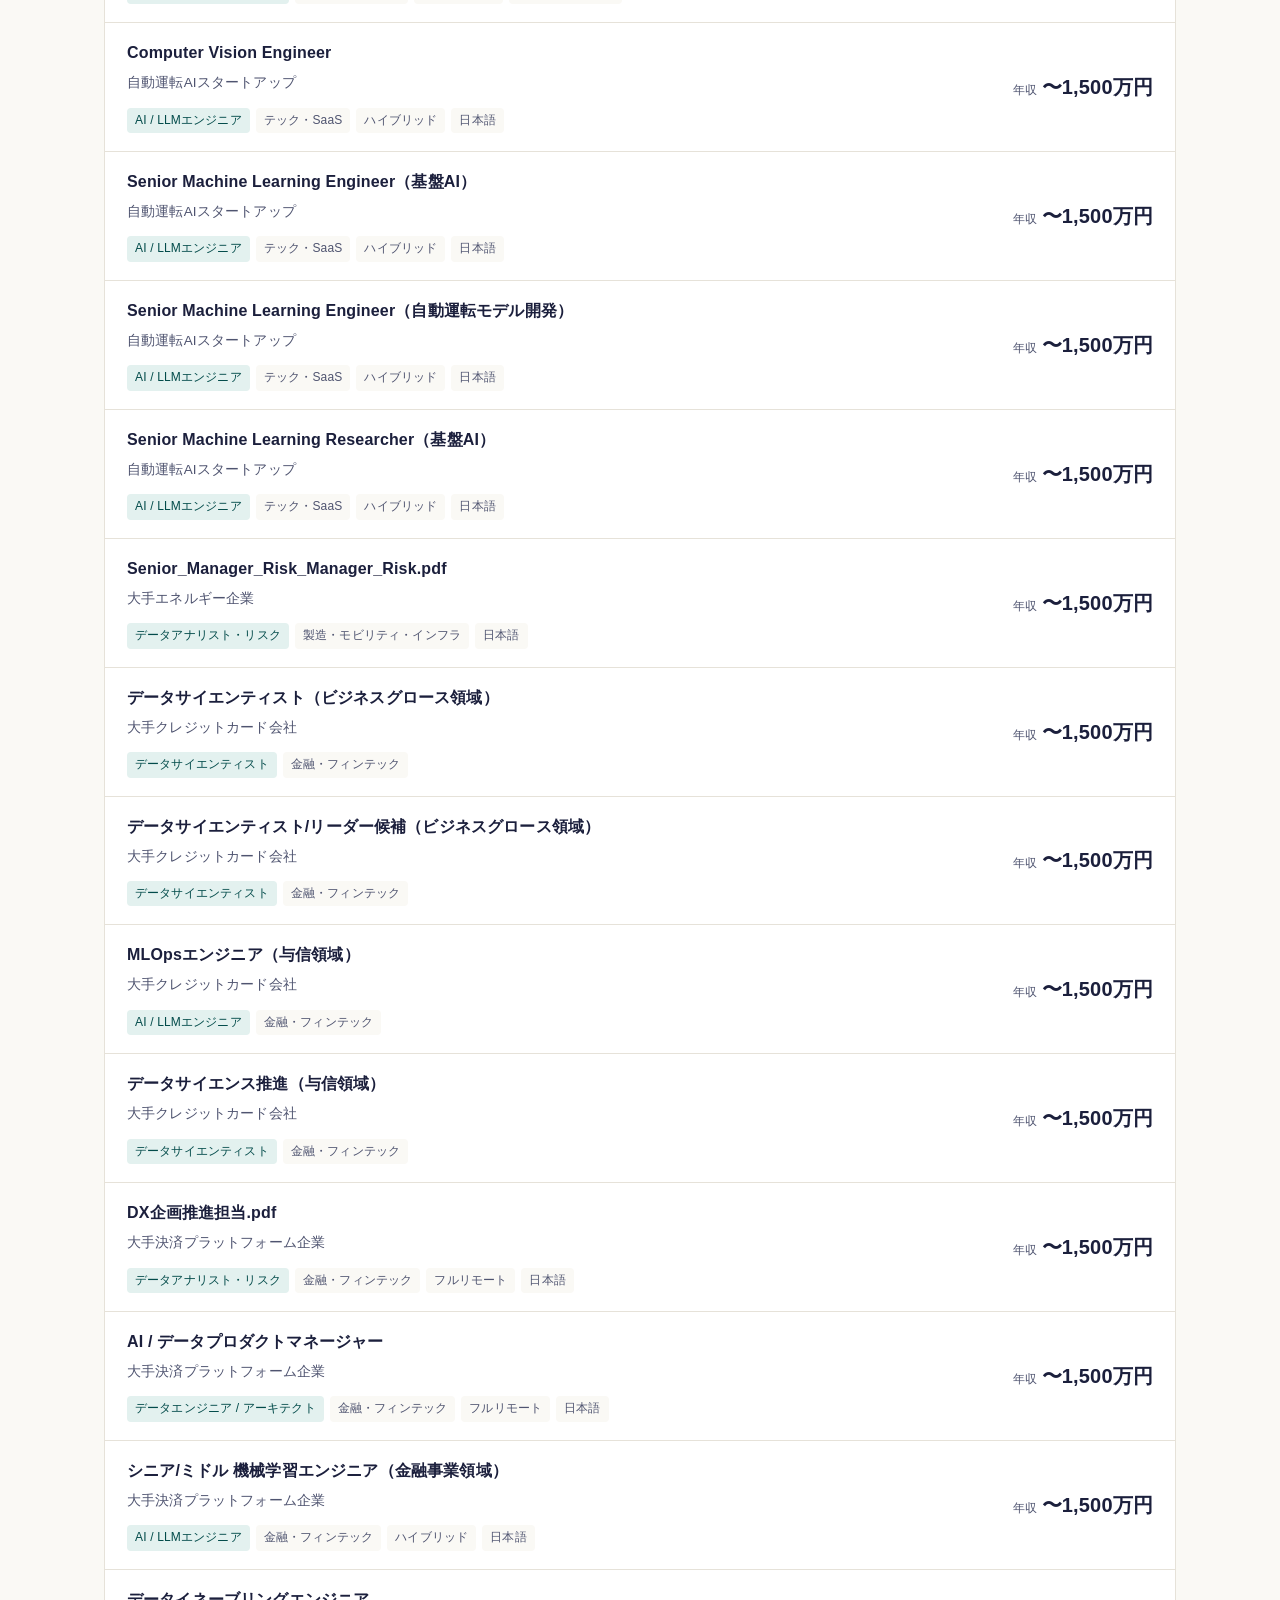
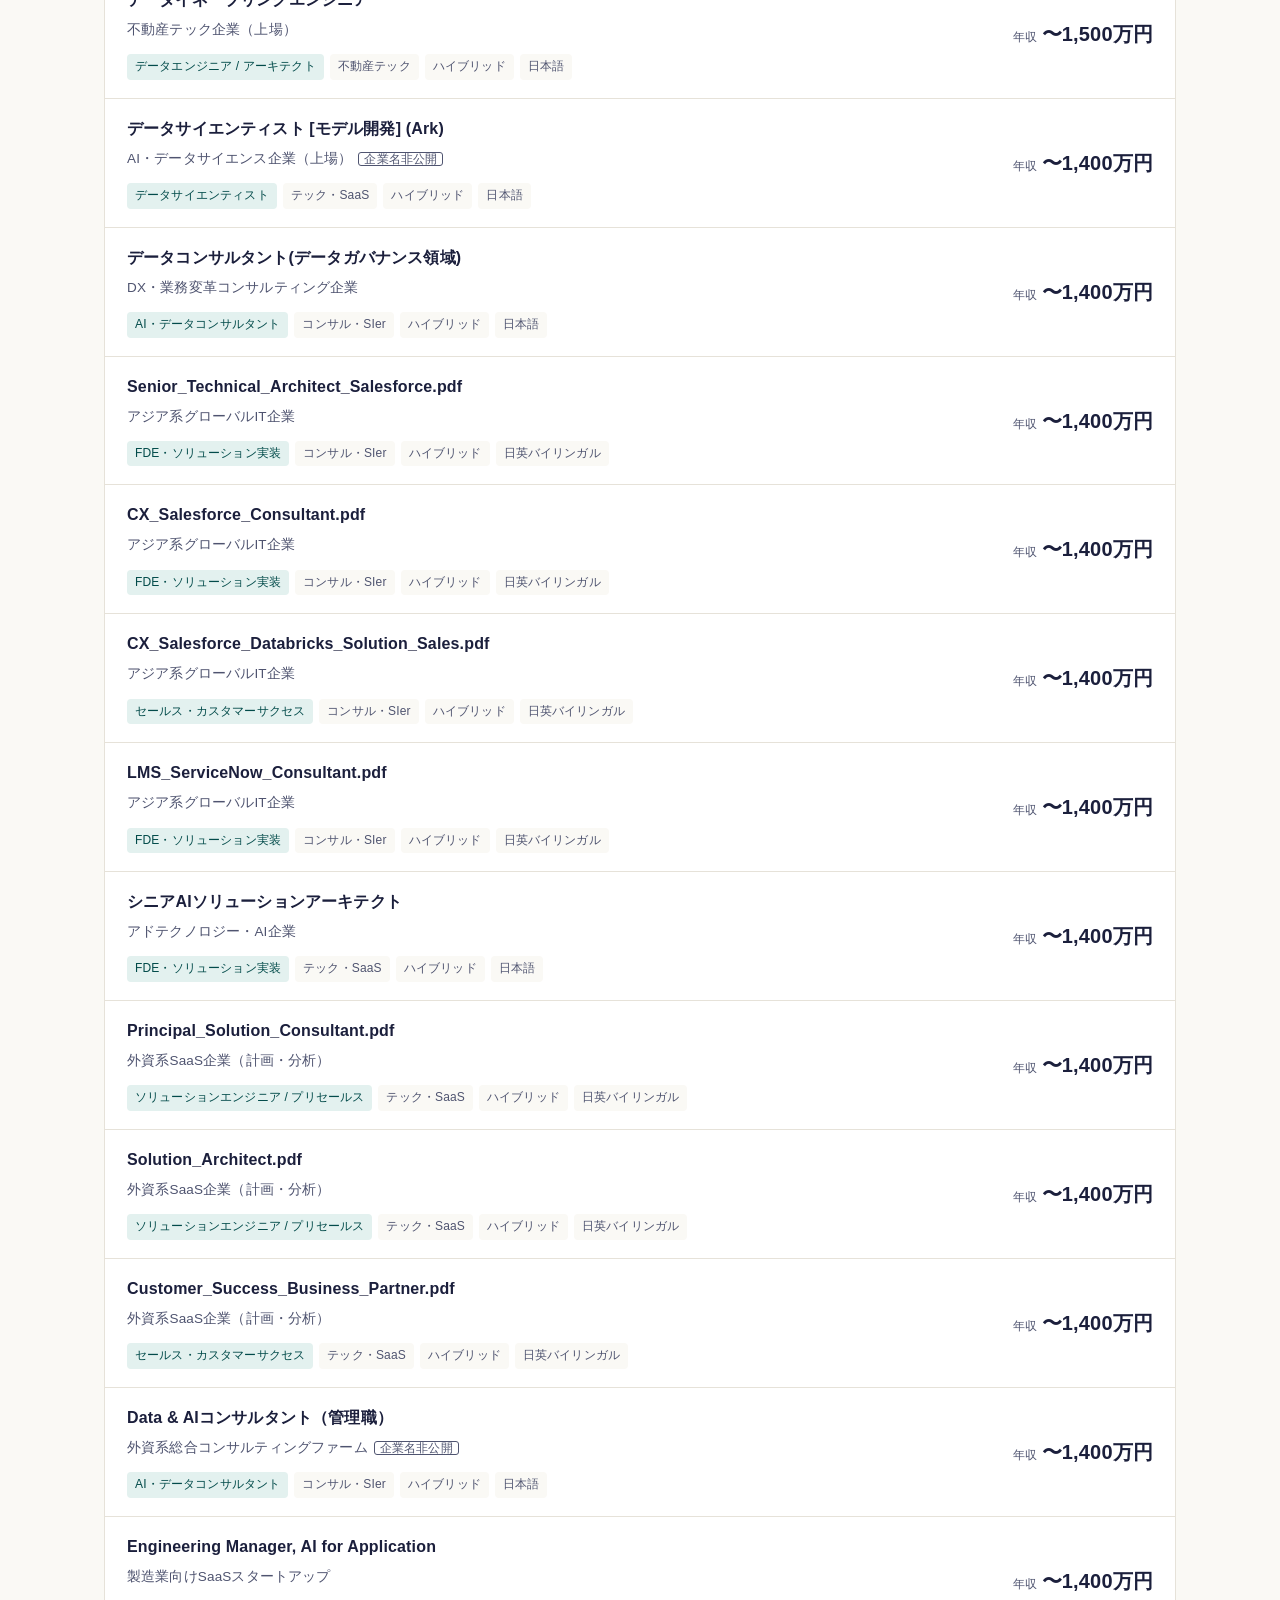
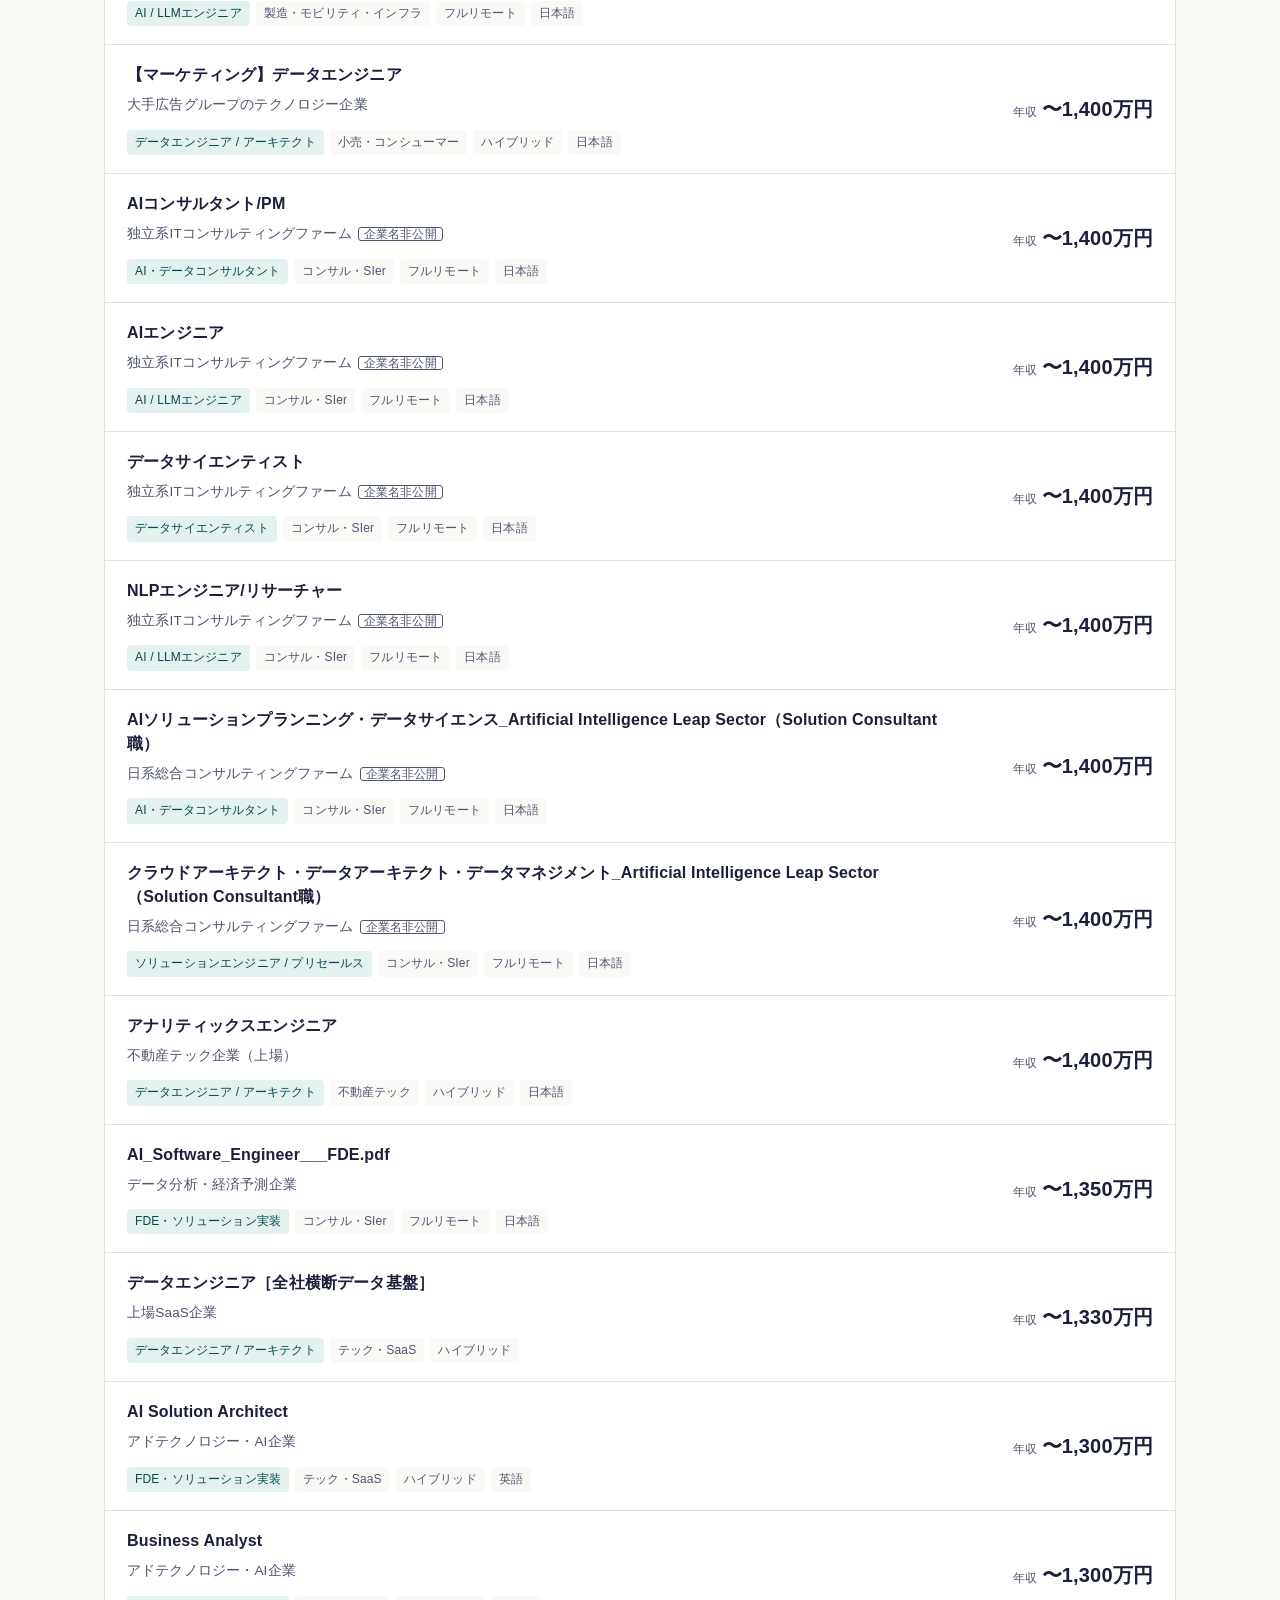
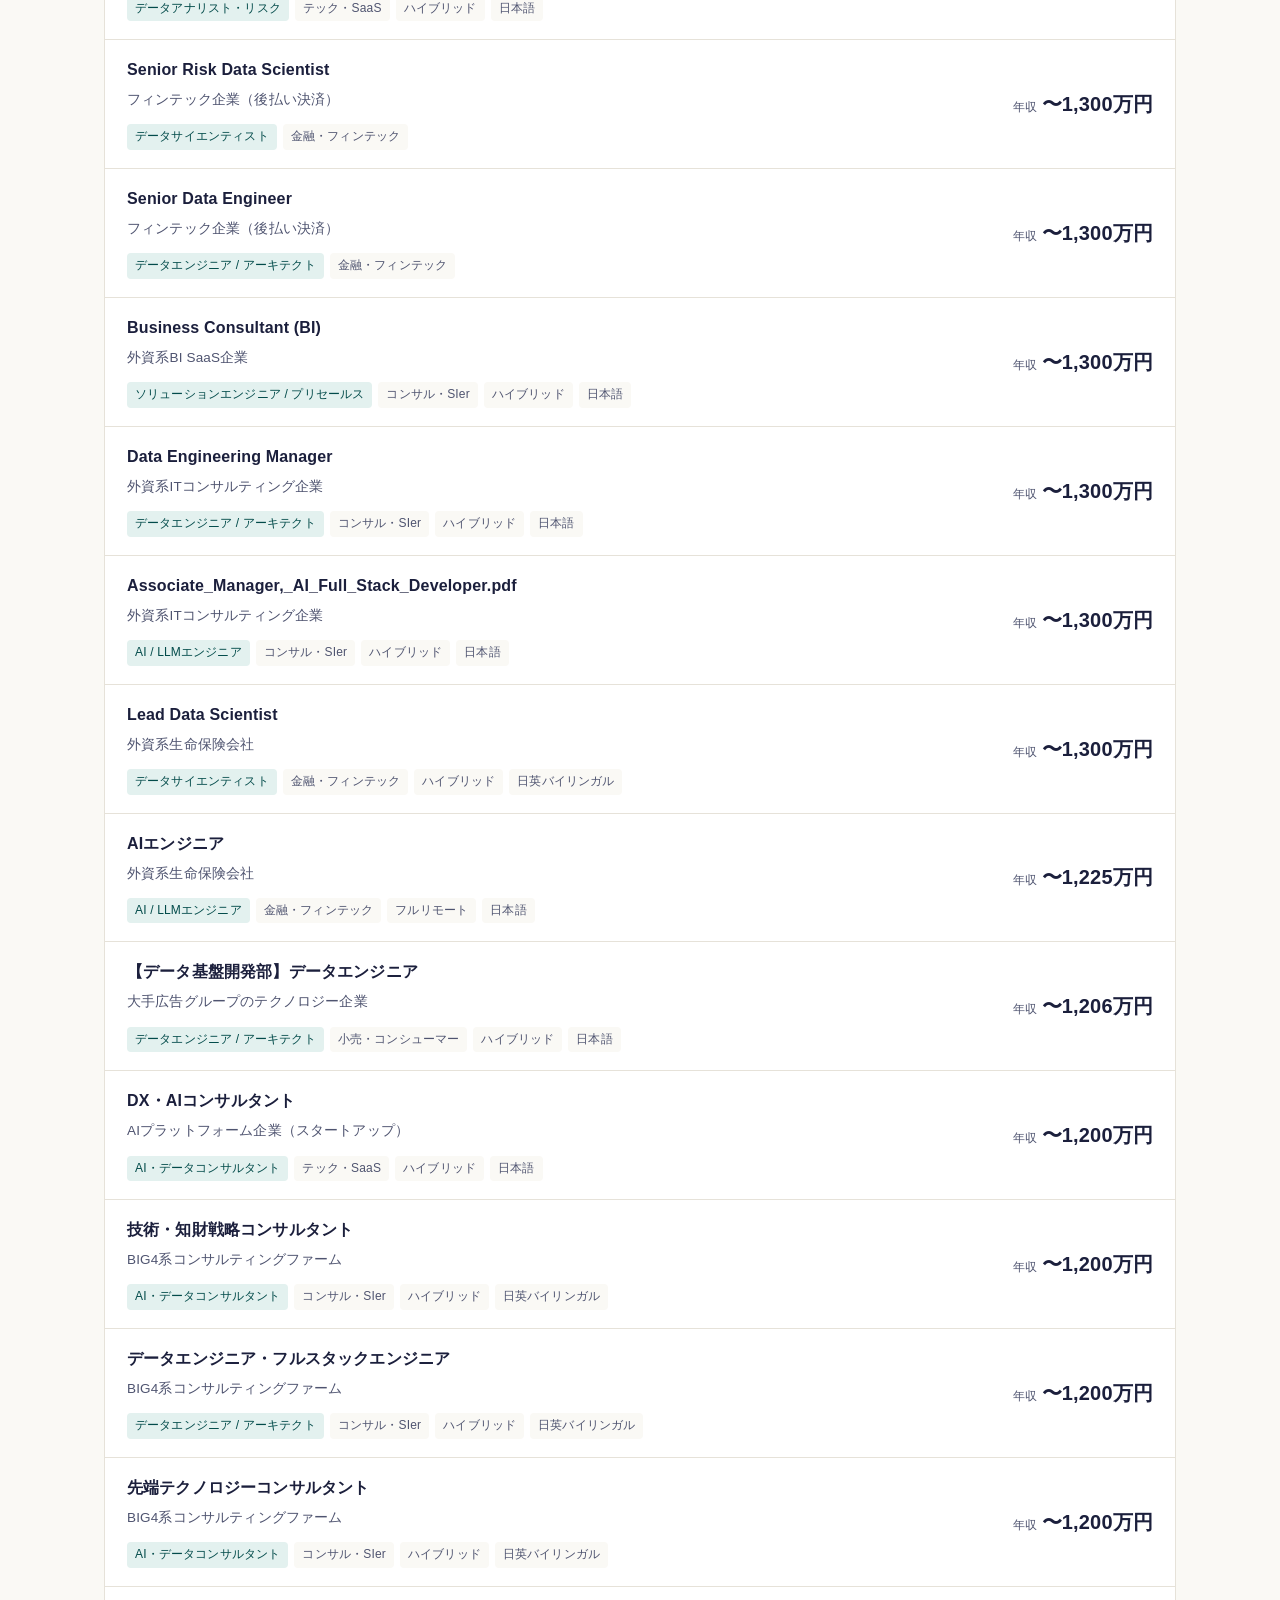
<file: jobs.html>
<!doctype html>
<html lang="ja">
<head>
<meta charset="utf-8">
<meta name="viewport" content="width=device-width,initial-scale=1">
<title>求人を探す｜Tenth Revolution Group Japan</title>
<meta name="description" content="Data & AI・FDE・データエンジニア・データサイエンティストなど、いまご紹介できる求人を職種・年収・働き方で絞り込めます。">
<meta property="og:title" content="求人を探す｜Tenth Revolution Group Japan">
<meta property="og:type" content="website">
<link rel="alternate" hreflang="ja" href="jobs.html">
<link rel="alternate" hreflang="en" href="en/jobs.html">

<link rel="stylesheet" href="assets/style.css">
</head>
<body>
<a class="skip" href="#results">本文へ移動</a>

<header class="site-head">
  <div class="wrap">
    <button class="menu-toggle" aria-expanded="false" aria-controls="nav">メニュー</button>
    <a class="btn btn-primary btn-sm head-cta" href="index.html#contact">相談する</a>
    <nav class="nav" id="nav">
      <a href="index.html">トップ</a>
      <a href="job-change.html">転職をお考えの方</a>
      <a href="jobs.html" aria-current="page">求人を探す</a>
      <a href="hiring.html">企業の採用ご担当者様</a>
      <span class="lang" role="group" aria-label="Language"><a href="jobs.html" hreflang="ja" lang="ja" class="on">日本語</a><a href="en/jobs.html" hreflang="en" lang="en">EN</a></span>
      <a class="btn btn-primary btn-sm nav-cta" href="index.html#contact">相談する</a>
    </nav>
  </div>
</header>

<main id="main">

  <div class="wrap jobs-hero">
    <h1>いまご紹介できる求人</h1>
    <p>掲載しているのはご紹介可能な求人の一部です。年収は企業の予算上限の目安で、経験に応じて決まります。気になる求人を開くと、そのまま担当者に相談できます。</p>
    <div class="jobs-summary">
      <div><b id="s-total">—</b>件の求人</div>
      <div><b id="s-fde">—</b>件のFDE・実装職</div>
      <div><b id="s-high">—</b>件が年収1,500万円以上</div>
      <div><b id="s-upd">—</b>更新</div>
    </div>
  </div>

  <div class="filters" role="search" aria-label="求人の絞り込み">
    <div class="wrap">
      <div class="f-row">
        <label class="f-search"><span class="skip">キーワード</span><input id="q" type="search" placeholder="職種・企業名・スキルで検索（例：LLM、Databricks、与信）"></label>
        <select id="industry" aria-label="業界"><option value="">すべての業界</option></select>
        <select id="style" aria-label="働き方"><option value="">働き方：すべて</option></select>
        <select id="lang" aria-label="必要な言語"><option value="">言語：すべて</option></select>
        <label class="f-salary">年収 <input id="sal" type="range" min="0" max="2500" step="100" value="0" aria-describedby="sal-v"> <span id="sal-v" class="num">指定なし</span></label>
        <select id="sort" aria-label="並び順"><option value="sal">年収が高い順</option><option value="co">企業名順</option></select>
      </div>
      <div class="chips" id="chips" role="group" aria-label="職種"></div>
    </div>
  </div>

  <div class="wrap" id="results">
    <div class="result-bar"><span><b id="count">0</b> 件</span><button class="f-reset" id="reset" type="button">条件をクリア</button></div>
    <ul class="job-list" id="list"></ul>
  </div>

<section class="dark" style="padding:64px 0">
  <div class="wrap contact">
    <div>
      <h2 style="font-size:clamp(24px,3vw,34px)">合う求人が見つからない場合も、ご相談ください。</h2>
      <p class="muted" style="margin-top:12px">非公開の求人や、これから募集が始まるポジションもあります。経歴をもとに、合いそうな求人をこちらからご提案します。</p>
    </div>
    <div><a class="btn btn-primary" href="#" data-mail="転職相談（求人ページから）">キャリアを相談する</a></div>
  </div>
</section>

</main>

<footer class="site-foot">
  <div class="wrap">
    <div>
      <p><strong style="color:#fff">Tenth Revolution Group Japan</strong></p>
      <p>運営：Frank Recruitment Group株式会社</p>
    </div>
    <div>
      <p><a href="job-change.html">転職ガイド</a>　<a href="jobs.html">求人一覧</a>　<a href="hiring.html">企業の採用ご担当者様</a></p>
      <p>© Tenth Revolution Group</p>
    </div>
  </div>
</footer>

<script src="data/jobs.js"></script>
<script src="assets/data-loader.js"></script>
<script src="assets/site.js"></script>
<script src="assets/auth-config.js"></script>
<script src="assets/auth.js"></script>

<script src="assets/jobs.js"></script>
</body>
</html>
</file>
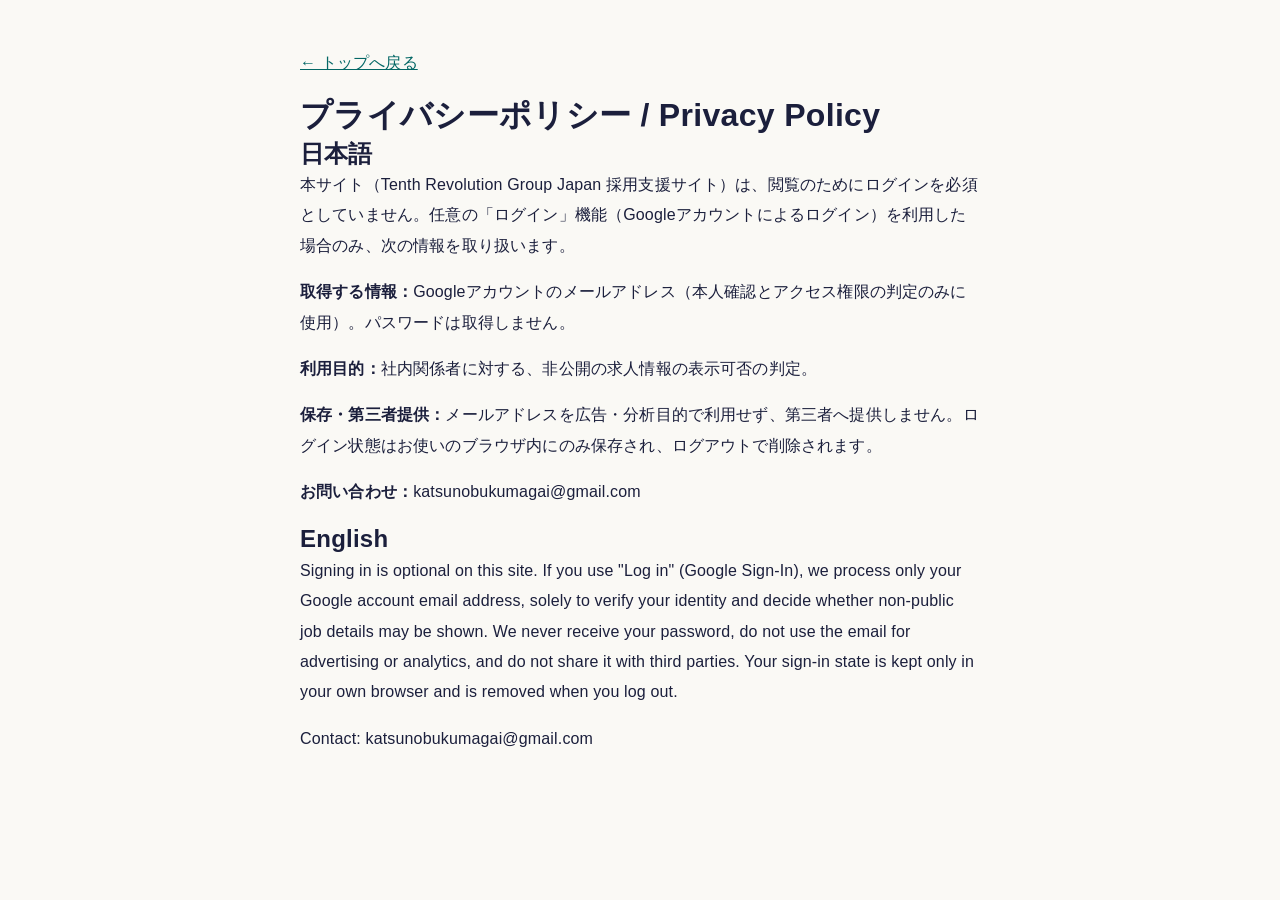
<file: privacy.html>
<!doctype html>
<html lang="ja">
<head>
<meta charset="utf-8">
<meta name="viewport" content="width=device-width,initial-scale=1">
<meta name="robots" content="noindex">
<title>プライバシーポリシー｜Tenth Revolution Group Japan</title>
<link rel="stylesheet" href="assets/style.css">
</head>
<body>
<main style="max-width:720px;margin:48px auto;padding:0 20px;line-height:1.9">
<p><a href="index.html">← トップへ戻る</a></p>
<h1>プライバシーポリシー / Privacy Policy</h1>

<h2>日本語</h2>
<p>本サイト（Tenth Revolution Group Japan 採用支援サイト）は、閲覧のためにログインを必須としていません。任意の「ログイン」機能（Googleアカウントによるログイン）を利用した場合のみ、次の情報を取り扱います。</p>
<p><b>取得する情報：</b>Googleアカウントのメールアドレス（本人確認とアクセス権限の判定のみに使用）。パスワードは取得しません。</p>
<p><b>利用目的：</b>社内関係者に対する、非公開の求人情報の表示可否の判定。</p>
<p><b>保存・第三者提供：</b>メールアドレスを広告・分析目的で利用せず、第三者へ提供しません。ログイン状態はお使いのブラウザ内にのみ保存され、ログアウトで削除されます。</p>
<p><b>お問い合わせ：</b>katsunobukumagai@gmail.com</p>

<h2>English</h2>
<p>Signing in is optional on this site. If you use "Log in" (Google Sign-In), we process only your Google account email address, solely to verify your identity and decide whether non-public job details may be shown. We never receive your password, do not use the email for advertising or analytics, and do not share it with third parties. Your sign-in state is kept only in your own browser and is removed when you log out.</p>
<p>Contact: katsunobukumagai@gmail.com</p>
</main>
</body>
</html>
</file>
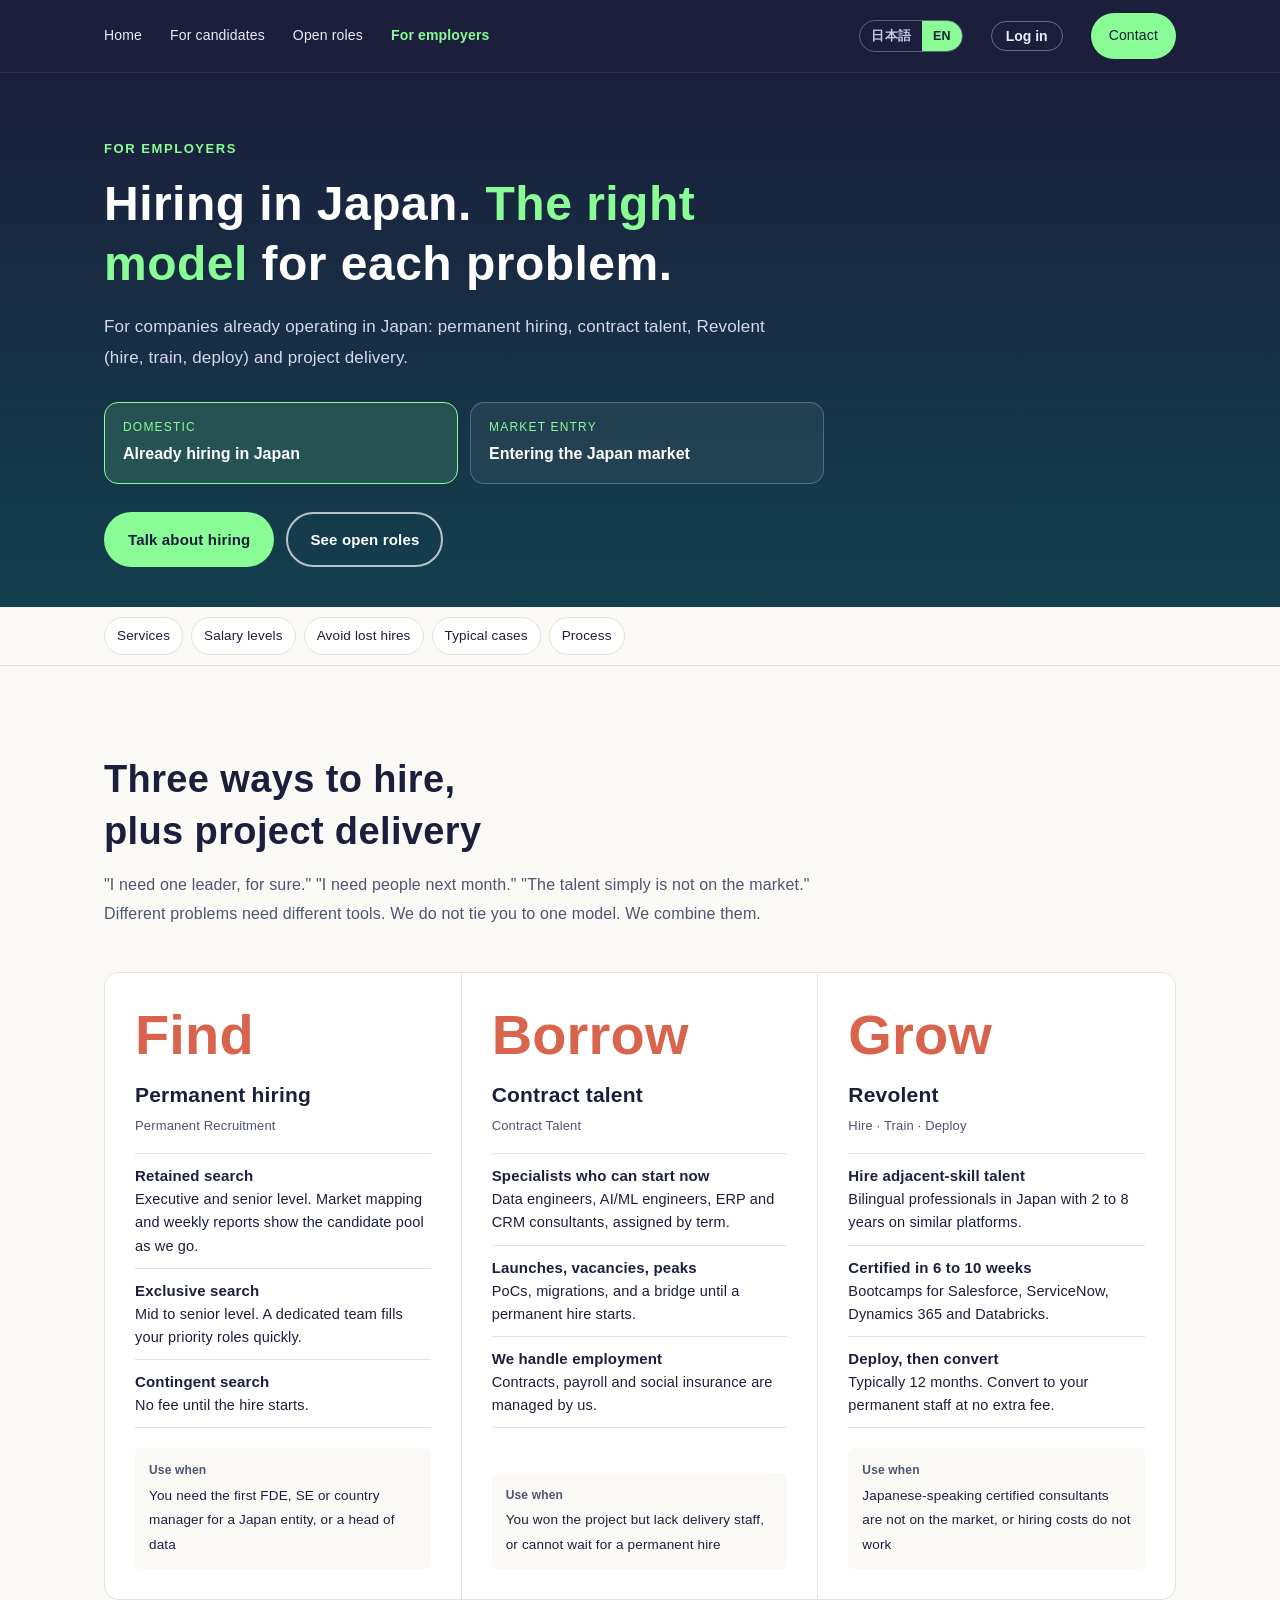
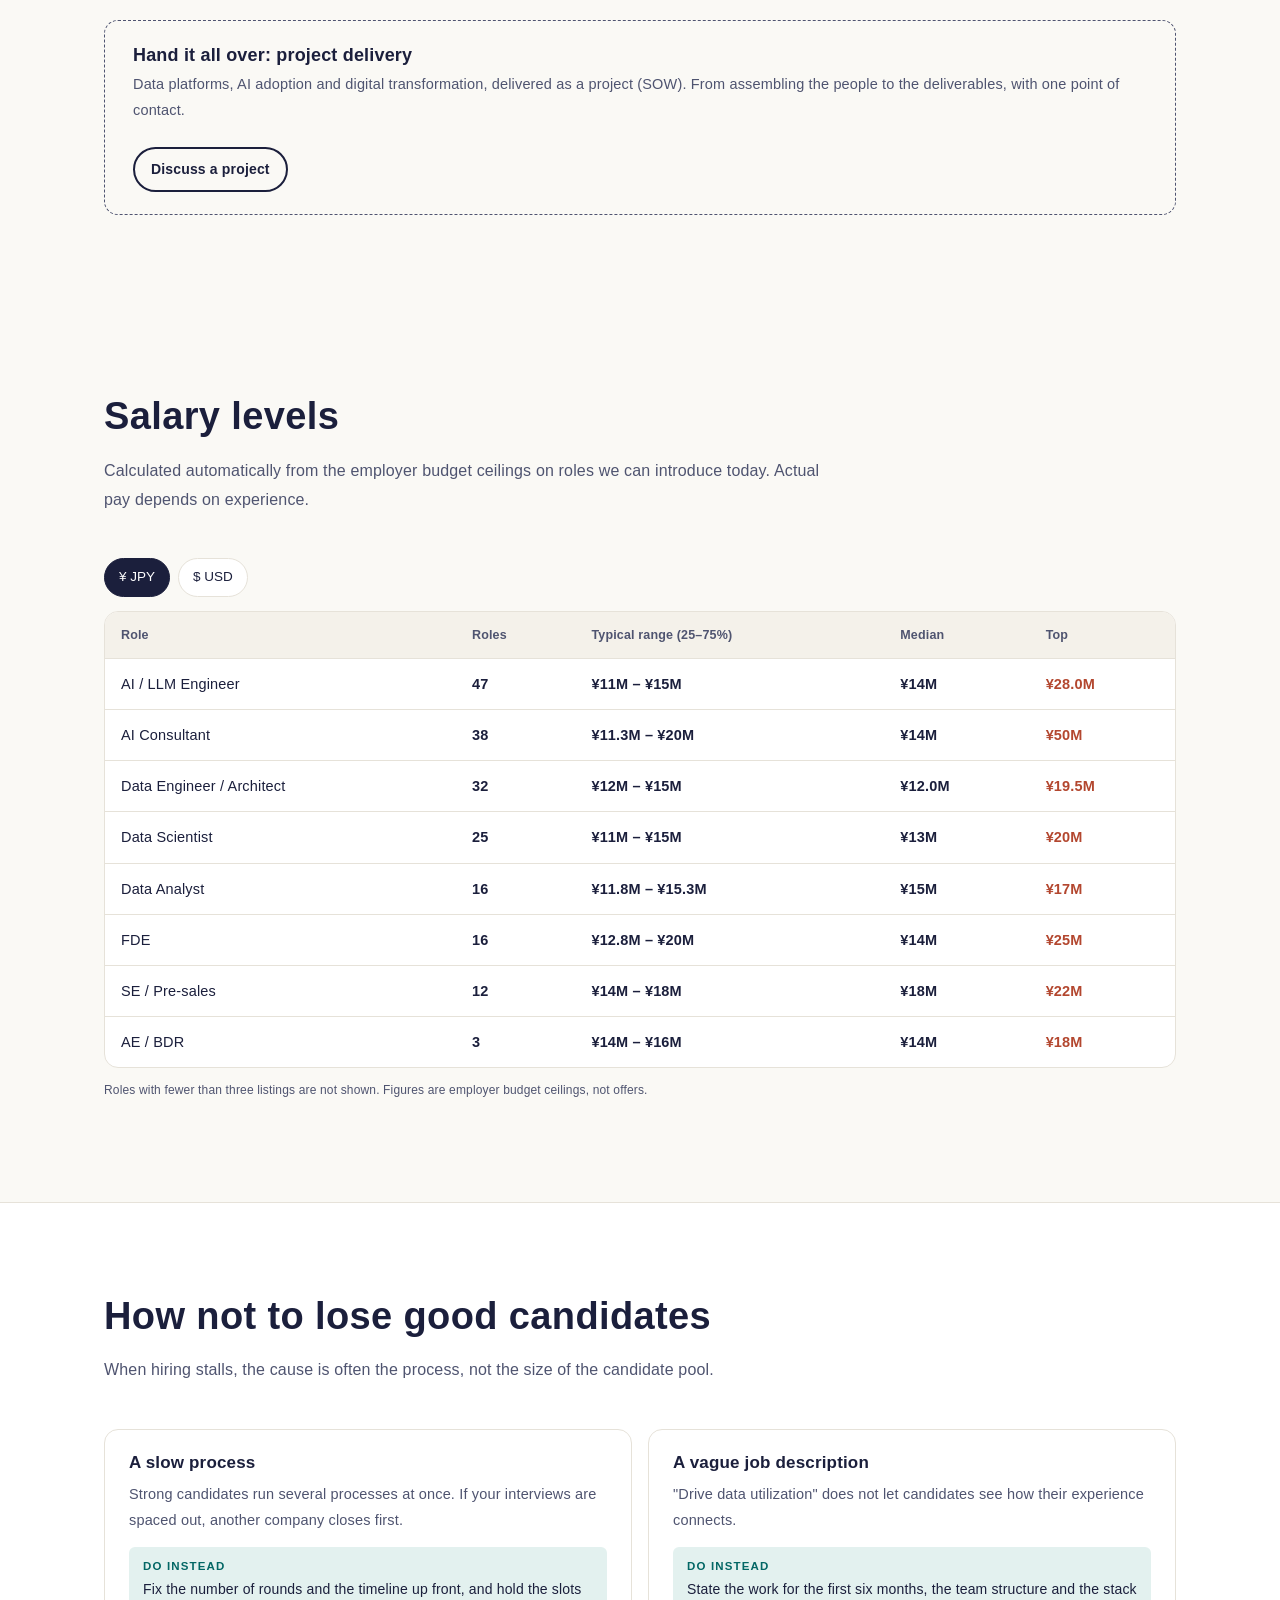
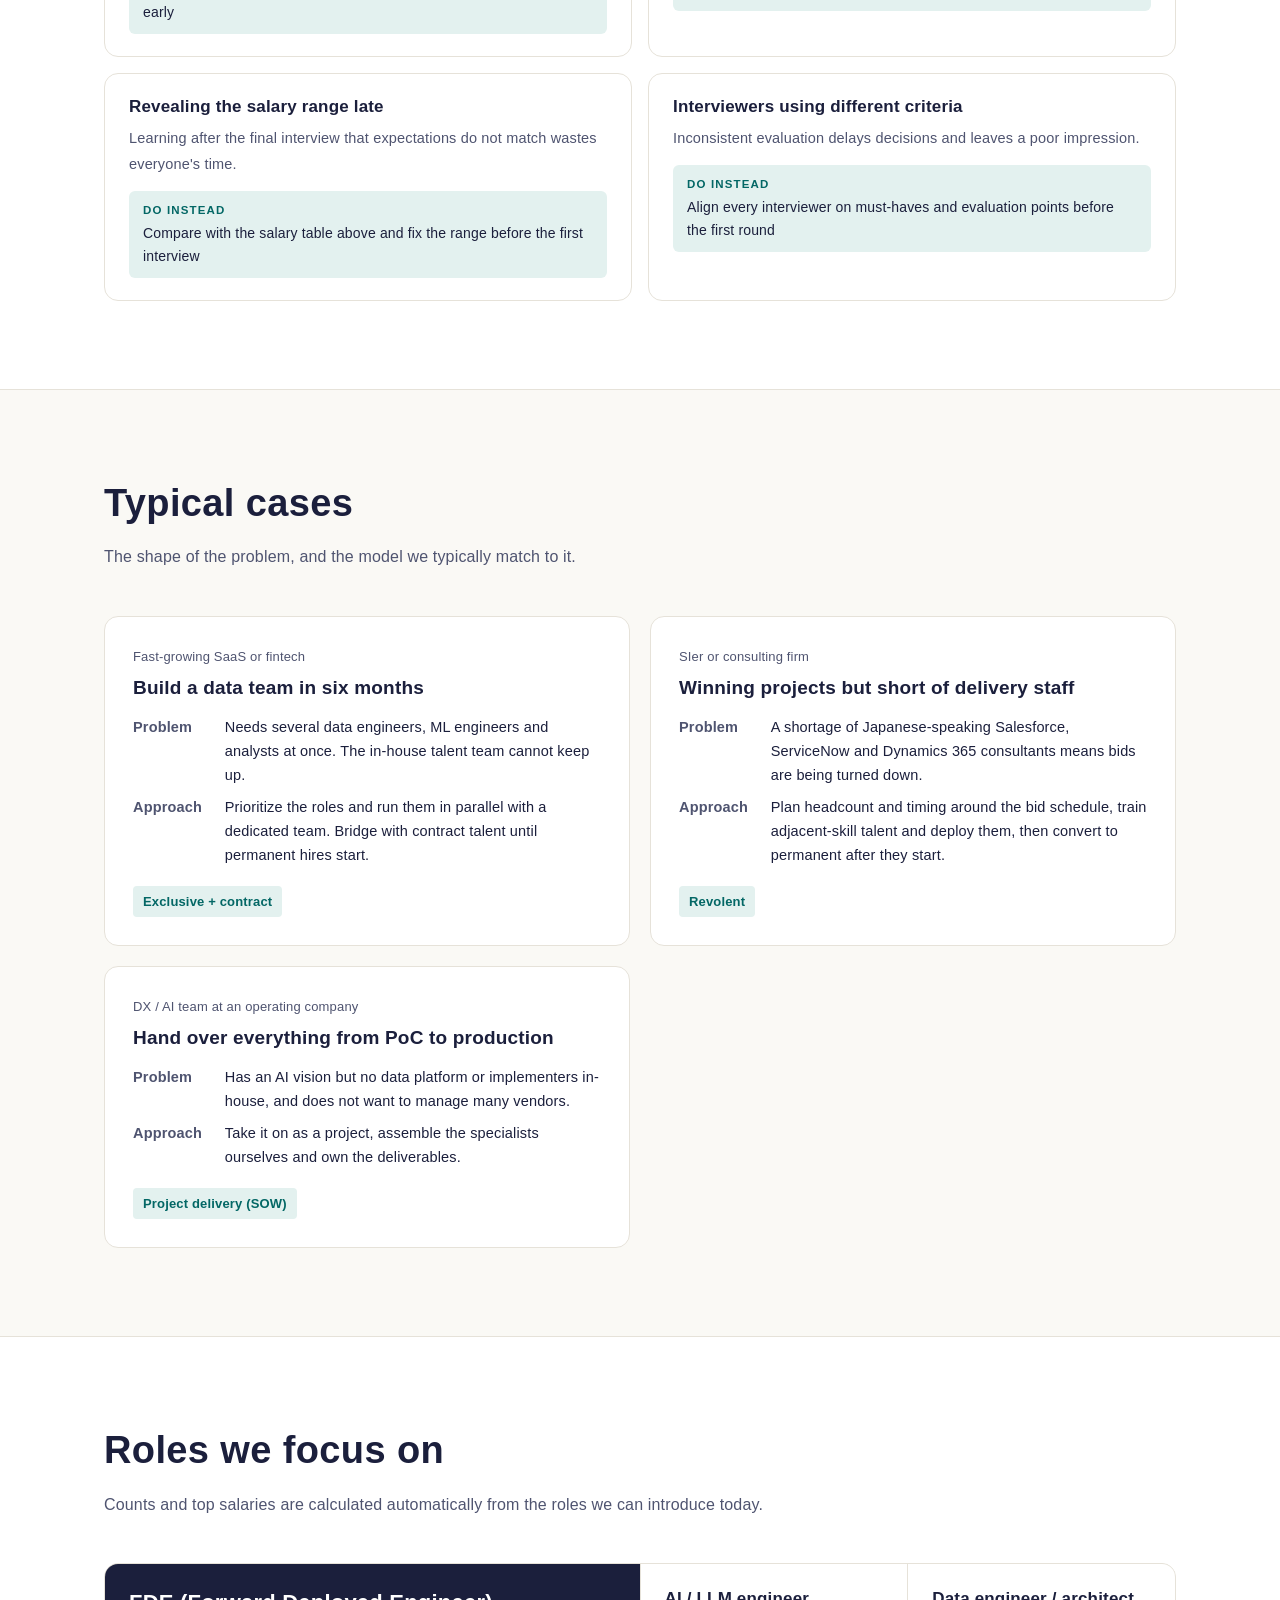
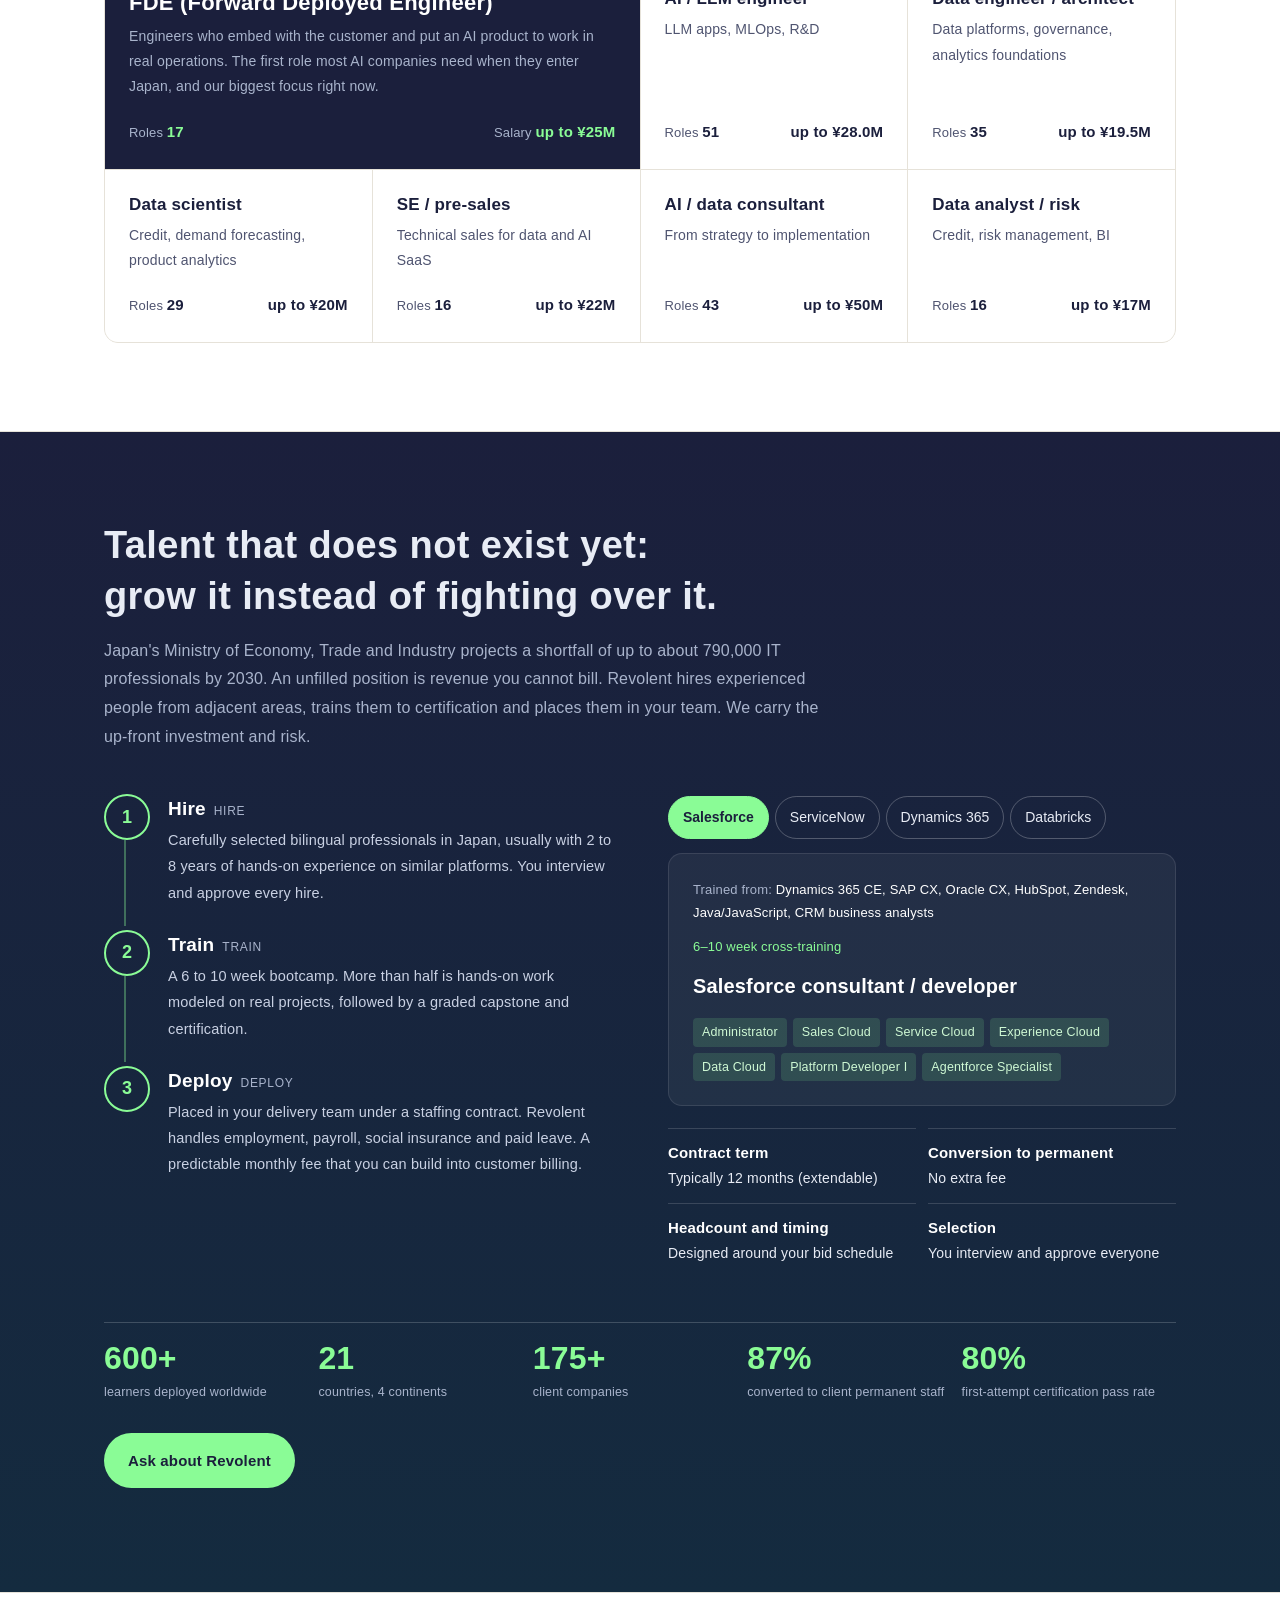
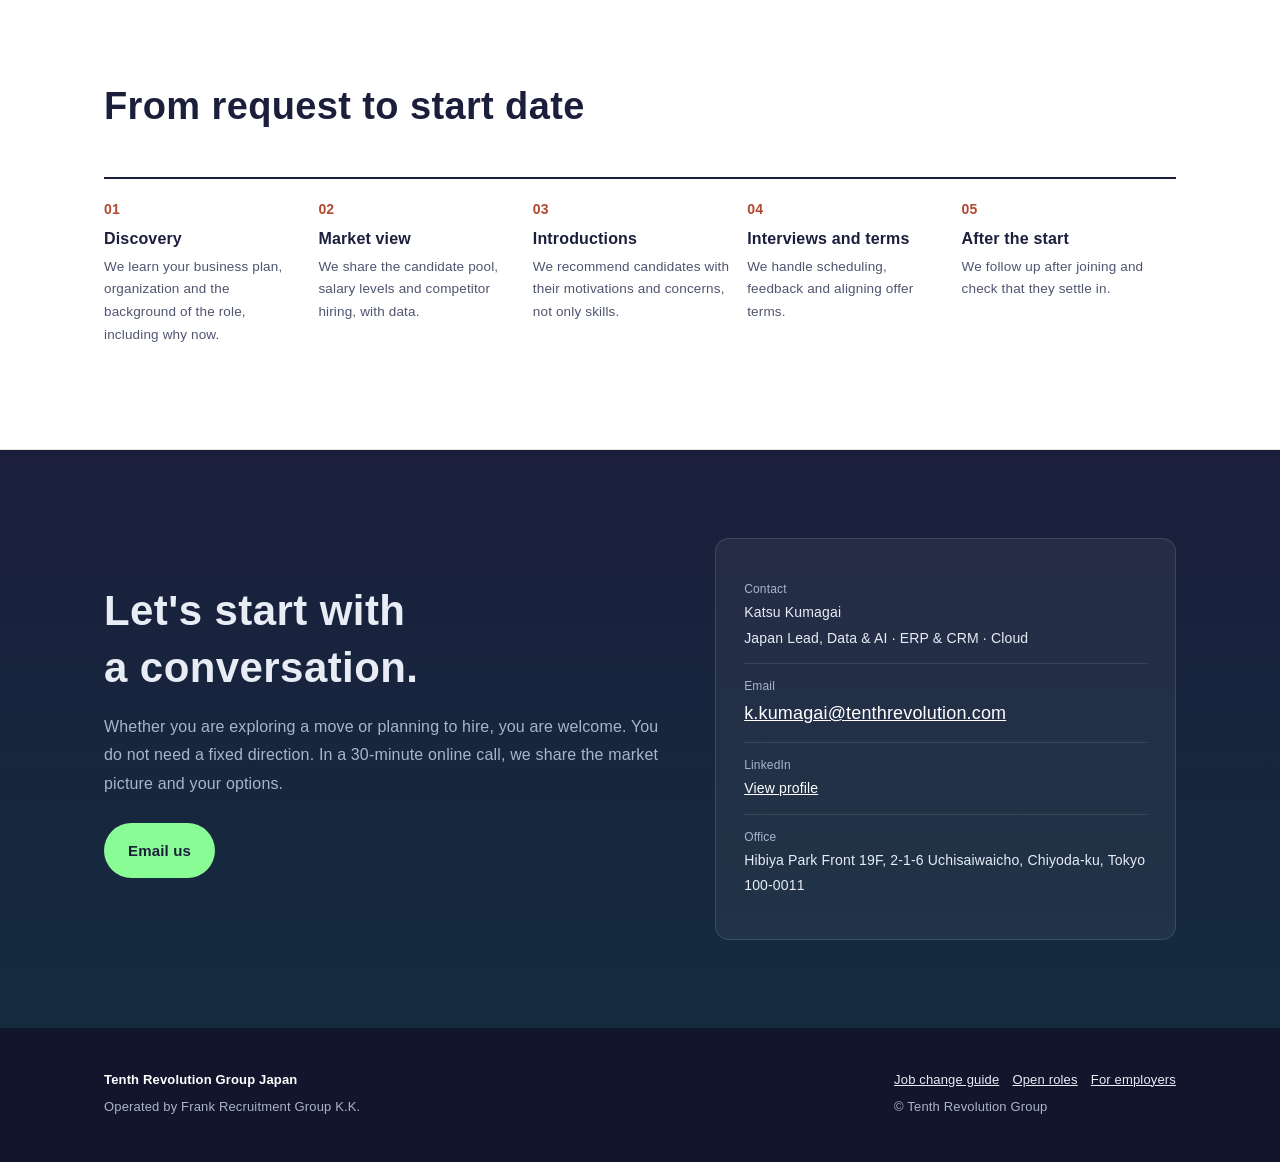
<file: en/hiring.html>
<!doctype html>
<html lang="en">
<head>
<meta charset="utf-8">
<meta name="viewport" content="width=device-width,initial-scale=1">
<title>For employers: hiring in Japan and market entry | Tenth Revolution Group Japan</title>
<meta name="description" content="Hiring in Japan or entering the market. Permanent, contract, Revolent and project delivery for Data & AI, ERP, CRM and Cloud.">
<meta property="og:title" content="For employers: hiring in Japan and market entry | Tenth Revolution Group Japan">
<meta property="og:type" content="website">
<link rel="alternate" hreflang="ja" href="../hiring.html">
<link rel="alternate" hreflang="en" href="hiring.html">

<link rel="stylesheet" href="../assets/style.css">
</head>
<body>
<a class="skip" href="#main">Skip to content</a>

<header class="site-head">
  <div class="wrap">
    <button class="menu-toggle" aria-expanded="false" aria-controls="nav">Menu</button>
    <a class="btn btn-primary btn-sm head-cta" href="#contact">Contact</a>
    <nav class="nav" id="nav">
      <a href="index.html">Home</a>
      <a href="job-change.html">For candidates</a>
      <a href="jobs.html">Open roles</a>
      <a href="hiring.html" aria-current="page">For employers</a>
      <span class="lang" role="group" aria-label="Language"><a href="../hiring.html" hreflang="ja" lang="ja">日本語</a><a href="hiring.html" hreflang="en" lang="en" class="on">EN</a></span>
      <a class="btn btn-primary btn-sm nav-cta" href="#contact">Contact</a>
    </nav>
  </div>
</header>

<main id="main">

<section class="page-hero" style="padding-bottom:40px">
  <div class="wrap">
    <p class="eyebrow">FOR EMPLOYERS</p>
    <h1>Hiring in Japan. <em>The right model</em> for each problem.</h1>
    <p class="lead" data-mode="domestic">For companies already operating in Japan: permanent hiring, contract talent, Revolent (hire, train, deploy) and project delivery.</p>
    <p class="lead" data-mode="entry" hidden>For companies entering the Japan market: from the first hire to setting up a base. We start by sharing local hiring practice and salary levels.</p>
    <div class="modetabs" role="tablist" aria-label="Your situation">
      <button type="button" role="tab" data-set-mode="domestic" aria-selected="true"><small>DOMESTIC</small><b>Already hiring in Japan</b></button>
      <button type="button" role="tab" data-set-mode="entry" aria-selected="false"><small>MARKET ENTRY</small><b>Entering the Japan market</b></button>
    </div>
    <div class="cta"><a class="btn btn-primary" href="#contact">Talk about hiring</a><a class="btn btn-ghost" href="jobs.html">See open roles</a></div>
  </div>
</section>

<nav class="anchors" aria-label="On this page">
  <div class="wrap">
    <a href="#services">Services</a>
    <a href="#salary">Salary levels</a>
    <a href="#mistakes-domestic" data-mode="domestic">Avoid lost hires</a>
    <a href="#mistakes-entry" data-mode="entry" hidden>Common entry mistakes</a>
    <a href="#budget" data-mode="entry" hidden>First-year budget</a>
    <a href="#entity" data-mode="entry" hidden>How to employ</a>
    <a href="#interview" data-mode="entry" hidden>Interview tips</a>
    <a href="#cases">Typical cases</a>
    <a href="#process">Process</a>
  </div>
</nav>
<section id="services" data-mode="both">
  <div class="wrap">
    <div class="sec-head">
      <h2>Three ways to hire, plus project delivery</h2>
      <p>"I need one leader, for sure." "I need people next month." "The talent simply is not on the market." Different problems need different tools. We do not tie you to one model. We combine them.</p>
    </div>

    <div class="services">
      <article class="svc" id="svc-perm">
        <div class="verb" aria-hidden="true">Find</div>
        <h3>Permanent hiring</h3>
        <div class="en">Permanent Recruitment</div>
        <ul>
          <li><b>Retained search</b>Executive and senior level. Market mapping and weekly reports show the candidate pool as we go.</li>
          <li><b>Exclusive search</b>Mid to senior level. A dedicated team fills your priority roles quickly.</li>
          <li><b>Contingent search</b>No fee until the hire starts.</li>
        </ul>
        <div class="fit"><strong>Use when</strong>You need the first FDE, SE or country manager for a Japan entity, or a head of data</div>
      </article>

      <article class="svc" id="svc-contract">
        <div class="verb" aria-hidden="true">Borrow</div>
        <h3>Contract talent</h3>
        <div class="en">Contract Talent</div>
        <ul>
          <li><b>Specialists who can start now</b>Data engineers, AI/ML engineers, ERP and CRM consultants, assigned by term.</li>
          <li><b>Launches, vacancies, peaks</b>PoCs, migrations, and a bridge until a permanent hire starts.</li>
          <li><b>We handle employment</b>Contracts, payroll and social insurance are managed by us.</li>
        </ul>
        <div class="fit"><strong>Use when</strong>You won the project but lack delivery staff, or cannot wait for a permanent hire</div>
      </article>

      <article class="svc" id="svc-revolent">
        <div class="verb" aria-hidden="true">Grow</div>
        <h3>Revolent</h3>
        <div class="en">Hire · Train · Deploy</div>
        <ul>
          <li><b>Hire adjacent-skill talent</b>Bilingual professionals in Japan with 2 to 8 years on similar platforms.</li>
          <li><b>Certified in 6 to 10 weeks</b>Bootcamps for Salesforce, ServiceNow, Dynamics 365 and Databricks.</li>
          <li><b>Deploy, then convert</b>Typically 12 months. Convert to your permanent staff at no extra fee.</li>
        </ul>
        <div class="fit"><strong>Use when</strong>Japanese-speaking certified consultants are not on the market, or hiring costs do not work</div>
      </article>
    </div>

    <div class="sow">
      <div>
        <h3>Hand it all over: project delivery</h3>
        <p>Data platforms, AI adoption and digital transformation, delivered as a project (SOW). From assembling the people to the deliverables, with one point of contact.</p>
      </div>
      <a class="btn btn-ghost btn-sm" href="#contact" data-mail="About project delivery">Discuss a project</a>
    </div>
  </div>
</section>

<section id="salary" data-mode="both">
  <div class="wrap">
    <div class="sec-head">
      <h2>Salary levels</h2>
      <p>Calculated automatically from the employer budget ceilings on roles we can introduce today. Actual pay depends on experience.</p>
    </div>
    <div class="cur-toggle" role="group" aria-label="Currency">
      <button type="button" data-cur="jpy" aria-pressed="true">¥ JPY</button>
      <button type="button" data-cur="usd" aria-pressed="false">$ USD</button>
      <span class="cur-note" id="cur-note"></span>
    </div>
    <div class="tbl-wrap">
      <table class="stbl" id="salary-table">
        <thead><tr><th>Role</th><th>Roles</th><th>Typical range (25–75%)</th><th>Median</th><th>Top</th></tr></thead>
        <tbody><tr><td colspan="5" class="muted">Loading…</td></tr></tbody>
      </table>
    </div>
    <p class="stats-note">Roles with fewer than three listings are not shown. Figures are employer budget ceilings, not offers.</p>
  </div>
</section>

<section id="mistakes-domestic" class="band" data-mode="domestic">
  <div class="wrap">
    <div class="sec-head">
      <h2>How not to lose good candidates</h2>
      <p>When hiring stalls, the cause is often the process, not the size of the candidate pool.</p>
    </div>
    <div class="mgrid">
      <article class="mcard"><h3>A slow process</h3><p>Strong candidates run several processes at once. If your interviews are spaced out, another company closes first.</p><div class="do"><small>DO INSTEAD</small>Fix the number of rounds and the timeline up front, and hold the slots early</div></article>
      <article class="mcard"><h3>A vague job description</h3><p>"Drive data utilization" does not let candidates see how their experience connects.</p><div class="do"><small>DO INSTEAD</small>State the work for the first six months, the team structure and the stack</div></article>
      <article class="mcard"><h3>Revealing the salary range late</h3><p>Learning after the final interview that expectations do not match wastes everyone's time.</p><div class="do"><small>DO INSTEAD</small>Compare with the salary table above and fix the range before the first interview</div></article>
      <article class="mcard"><h3>Interviewers using different criteria</h3><p>Inconsistent evaluation delays decisions and leaves a poor impression.</p><div class="do"><small>DO INSTEAD</small>Align every interviewer on must-haves and evaluation points before the first round</div></article>
    </div>
  </div>
</section>

<section id="mistakes-entry" class="band" data-mode="entry" hidden>
  <div class="wrap">
    <div class="sec-head">
      <h2>Four common mistakes when entering Japan</h2>
      <p>Early hiring involves decisions that are hard to reverse later.</p>
    </div>
    <div class="mgrid">
      <article class="mcard"><h3>Searching with an English-only job post</h3><p>Japanese-first candidates and bilingual candidates are different pools with different expectations.</p><div class="do"><small>DO INSTEAD</small>Prepare the same job description in both Japanese and English</div></article>
      <article class="mcard"><h3>Applying the HQ pay scale as is</h3><p>In Japan, bonus, allowances and severance practice are how candidates compare offers.</p><div class="do"><small>DO INSTEAD</small>Check the market in the salary table and present total compensation</div></article>
      <article class="mcard"><h3>Long HQ interview chains with no local authority</h3><p>Time zones and multi-stage interviews that run for months lose candidates to other offers.</p><div class="do"><small>DO INSTEAD</small>Cut the number of rounds and give the Japan side the final call</div></article>
      <article class="mcard"><h3>Making an offer before deciding the employer</h3><p>A local company, a branch or an EOR changes the contract, the start date and where insurance is enrolled.</p><div class="do"><small>DO INSTEAD</small>Decide the employment route below before starting the first hire</div></article>
    </div>
  </div>
</section>

<section id="budget" data-mode="entry" hidden>
  <div class="wrap">
    <div class="sec-head">
      <h2>Thinking about first-year cost</h2>
      <p>Hiring budget is more than salary. These are the lines to plan for in year one.</p>
    </div>
    <div class="blist">
      <div><b>Salary</b><span>Check role-by-role market levels in the salary table above.</span></div>
      <div><b>Employer social insurance</b><span>Roughly 15% of salary as a guide. Rates change by year and by insurer, so confirm with a labor and social security attorney (sharoushi).</span></div>
      <div><b>Recruitment fees</b><span>Depends on the model (retained, exclusive, contingent). We provide a quote when we speak.</span></div>
      <div><b>Entity and employment set-up</b><span>Initial and ongoing cost depend on whether you choose a local company, a branch or an EOR.</span></div>
      <div><b>Office and equipment</b><span>Varies widely between remote-first and in-office.</span></div>
    </div>
  </div>
</section>

<section id="entity" class="band" data-mode="entry" hidden>
  <div class="wrap">
    <div class="sec-head">
      <h2>Three ways to employ people in Japan</h2>
      <p>For incorporation and contracts, consult a judicial scrivener, tax accountant and labor and social security attorney. We do not give legal or tax advice.</p>
    </div>
    <div class="ogrid">
      <article class="ocard"><span class="onum">1</span><h3>Japanese company (KK / GK)</h3><p>A Japanese legal entity becomes the employer. Requires incorporation and enrollment in social and labor insurance.</p><div class="do"><small>FITS WHEN</small>You will hire several people and operate in Japan long term</div></article>
      <article class="ocard"><span class="onum">2</span><h3>Japan branch</h3><p>Register as the Japan branch of a foreign company. A representative in Japan is required.</p><div class="do"><small>FITS WHEN</small>You want to start operating in Japan under the same legal entity as HQ</div></article>
      <article class="ocard"><span class="onum">3</span><h3>EOR（Employer of Record）</h3><p>A provider becomes the employer and handles employment, payroll and social insurance. You can hire the first person before setting up an entity.</p><div class="do"><small>FITS WHEN</small>You want to test the market with one or two people and decide on incorporation later</div></article>
    </div>
  </div>
</section>

<section id="interview" data-mode="entry" hidden>
  <div class="wrap">
    <div class="sec-head">
      <h2>Interviewing a country manager</h2>
      <p>Your first leader in Japan carries both business judgment and hands-on execution.</p>
    </div>
    <div class="rules">
      <div class="gcard"><h3>What to assess</h3><ul>
        <li>Experience building customers from zero (how they won the first ten)</li>
        <li>Experience managing expectations between HQ and the Japan market</li>
        <li>Can explain to executives in both Japanese and English</li>
        <li>Can interview and decide the first hires personally</li>
        <li>Expectations on reporting line and decision authority</li>
        <li>Understanding of Japanese business practice (ringi approval, referrals, partner channels)</li>
      </ul></div>
      <div class="gcard"><h3>Sample questions</h3><ul>
        <li>What will you report to HQ as results in the first three months?</li>
        <li>When HQ policy did not fit the local market, what did you do?</li>
        <li>If you could hire only three people, which roles and in what order?</li>
        <li>How would you get a first meeting with a decision-maker at a large account?</li>
        <li>What do you need from HQ to take this role?</li>
      </ul></div>
    </div>
  </div>
</section>

<section id="cases">
  <div class="wrap">
    <div class="sec-head">
      <h2>Typical cases</h2>
      <p>The shape of the problem, and the model we typically match to it.</p>
    </div>
    <div class="patterns">
      <article class="pattern" data-mode="entry"><div class="who">Overseas AI startup entering Japan</div><h3>Hire our first FDE in Japan</h3>
        <dl><dt>Problem</dt><dd>One or two people in Japan, no recruiting team, no brand awareness. Needs an engineer who can work with customers in both English and Japanese.</dd>
        <dt>Approach</dt><dd>Share the pool size and salary levels first through market mapping. Report candidate response weekly, and support employer branding in Japan.</dd></dl>
        <span class="model">Retained search</span></article>
      <article class="pattern" data-mode="entry"><div class="who">Foreign SaaS setting up a Japan entity</div><h3>Hire a country manager and the first sales and SE</h3>
        <dl><dt>Problem</dt><dd>HQ does not know the Japan market well enough to judge candidates, and local hiring stalls until a leader is in place.</dd>
        <dt>Approach</dt><dd>Define the leader profile first and design the number and order of HQ interviews. With final authority in Japan, run the first sales and SE hires in parallel.</dd></dl>
        <span class="model">Retained + exclusive</span></article>
      <article class="pattern" data-mode="entry"><div class="who">Overseas vendor with no Japan entity yet</div><h3>Hire the first one or two before incorporating</h3>
        <dl><dt>Problem</dt><dd>Wants to test the market, but incorporation takes time and money. Needs to settle the employment route before making an offer.</dd>
        <dt>Approach</dt><dd>Choose candidates who can start through an EOR, and decide on incorporation after seeing results. Design the offer terms around the employment route.</dd></dl>
        <span class="model">Exclusive + EOR</span></article>
      <article class="pattern" data-mode="domestic"><div class="who">Fast-growing SaaS or fintech</div><h3>Build a data team in six months</h3>
        <dl><dt>Problem</dt><dd>Needs several data engineers, ML engineers and analysts at once. The in-house talent team cannot keep up.</dd>
        <dt>Approach</dt><dd>Prioritize the roles and run them in parallel with a dedicated team. Bridge with contract talent until permanent hires start.</dd></dl>
        <span class="model">Exclusive + contract</span></article>
      <article class="pattern" data-mode="domestic"><div class="who">SIer or consulting firm</div><h3>Winning projects but short of delivery staff</h3>
        <dl><dt>Problem</dt><dd>A shortage of Japanese-speaking Salesforce, ServiceNow and Dynamics 365 consultants means bids are being turned down.</dd>
        <dt>Approach</dt><dd>Plan headcount and timing around the bid schedule, train adjacent-skill talent and deploy them, then convert to permanent after they start.</dd></dl>
        <span class="model">Revolent</span></article>
      <article class="pattern" data-mode="domestic"><div class="who">DX / AI team at an operating company</div><h3>Hand over everything from PoC to production</h3>
        <dl><dt>Problem</dt><dd>Has an AI vision but no data platform or implementers in-house, and does not want to manage many vendors.</dd>
        <dt>Approach</dt><dd>Take it on as a project, assemble the specialists ourselves and own the deliverables.</dd></dl>
        <span class="model">Project delivery (SOW)</span></article>
    </div>
  </div>
</section>
<section class="band" id="roles" data-mode="both">
  <div class="wrap">
    <div class="sec-head">
      <h2>Roles we focus on</h2>
      <p>Counts and top salaries are calculated automatically from the roles we can introduce today.</p>
    </div>
    <div class="roles">
      <a class="role lead" data-cat="FDE">
        <h3>FDE (Forward Deployed Engineer)</h3>
        <p>Engineers who embed with the customer and put an AI product to work in real operations. The first role most AI companies need when they enter Japan, and our biggest focus right now.</p>
        <div class="meta"><span>Roles <b data-n>—</b></span><span>Salary <b data-max>—</b></span></div>
      </a>
      <a class="role" data-cat="AI / LLM Engineer">
        <h3>AI / LLM engineer</h3><p>LLM apps, MLOps, R&amp;D</p>
        <div class="meta"><span>Roles <b data-n>—</b></span><span><b data-max>—</b></span></div>
      </a>
      <a class="role" data-cat="Data Engineer / Architect">
        <h3>Data engineer / architect</h3><p>Data platforms, governance, analytics foundations</p>
        <div class="meta"><span>Roles <b data-n>—</b></span><span><b data-max>—</b></span></div>
      </a>
      <a class="role" data-cat="Data Scientist">
        <h3>Data scientist</h3><p>Credit, demand forecasting, product analytics</p>
        <div class="meta"><span>Roles <b data-n>—</b></span><span><b data-max>—</b></span></div>
      </a>
      <a class="role" data-cat="SE / Pre-sales">
        <h3>SE / pre-sales</h3><p>Technical sales for data and AI SaaS</p>
        <div class="meta"><span>Roles <b data-n>—</b></span><span><b data-max>—</b></span></div>
      </a>
      <a class="role" data-cat="AI Consultant">
        <h3>AI / data consultant</h3><p>From strategy to implementation</p>
        <div class="meta"><span>Roles <b data-n>—</b></span><span><b data-max>—</b></span></div>
      </a>
      <a class="role" data-cat="Data Analyst">
        <h3>Data analyst / risk</h3><p>Credit, risk management, BI</p>
        <div class="meta"><span>Roles <b data-n>—</b></span><span><b data-max>—</b></span></div>
      </a>
    </div>
  </div>
</section>
<section class="dark" id="revolent" data-mode="both">
  <div class="wrap">
    <div class="sec-head">
      <h2>Talent that does not exist yet: grow it instead of fighting over it.</h2>
      <p>Japan's Ministry of Economy, Trade and Industry projects a shortfall of up to about 790,000 IT professionals by 2030. An unfilled position is revenue you cannot bill. Revolent hires experienced people from adjacent areas, trains them to certification and places them in your team. We carry the up-front investment and risk.</p>
    </div>

    <div class="rev-grid">
      <ol class="steps">
        <li><h3>Hire<small>HIRE</small></h3><p>Carefully selected bilingual professionals in Japan, usually with 2 to 8 years of hands-on experience on similar platforms. You interview and approve every hire.</p></li>
        <li><h3>Train<small>TRAIN</small></h3><p>A 6 to 10 week bootcamp. More than half is hands-on work modeled on real projects, followed by a graded capstone and certification.</p></li>
        <li><h3>Deploy<small>DEPLOY</small></h3><p>Placed in your delivery team under a staffing contract. Revolent handles employment, payroll, social insurance and paid leave. A predictable monthly fee that you can build into customer billing.</p></li>
      </ol>

      <div>
        <div class="tabs" role="tablist" aria-label="Training platforms">
          <button role="tab" aria-selected="true" aria-controls="p-sf" id="t-sf">Salesforce</button>
          <button role="tab" aria-selected="false" aria-controls="p-sn" id="t-sn">ServiceNow</button>
          <button role="tab" aria-selected="false" aria-controls="p-ms" id="t-ms">Dynamics 365</button>
          <button role="tab" aria-selected="false" aria-controls="p-db" id="t-db">Databricks</button>
        </div>
        <div class="platform" role="tabpanel" id="p-sf" aria-labelledby="t-sf">
          <div class="from">Trained from: <b>Dynamics 365 CE, SAP CX, Oracle CX, HubSpot, Zendesk, Java/JavaScript, CRM business analysts</b></div>
          <div class="arrow">6–10 week cross-training</div>
          <div class="to">Salesforce consultant / developer</div>
          <div class="certs"><span>Administrator</span><span>Sales Cloud</span><span>Service Cloud</span><span>Experience Cloud</span><span>Data Cloud</span><span>Platform Developer I</span><span>Agentforce Specialist</span></div>
        </div>
        <div class="platform" role="tabpanel" id="p-sn" aria-labelledby="t-sn" hidden>
          <div class="from">Trained from: <b>BMC Helix/Remedy, Jira Service Management, SAP, Salesforce, Power Platform, ITIL practitioners</b></div>
          <div class="arrow">6–10 week cross-training</div>
          <div class="to">ServiceNow consultant / developer</div>
          <div class="certs"><span>CSA</span><span>CIS-ITSM</span><span>CIS-Discovery</span><span>CIS-CSM</span><span>CIS-HR</span><span>CIS-RC</span><span>CAD</span><span>Now Assist</span></div>
        </div>
        <div class="platform" role="tabpanel" id="p-ms" aria-labelledby="t-ms" hidden>
          <div class="from">Trained from: <b>SAP ECC/S4HANA, Oracle EBS/NetSuite, Dynamics AX/NAV, .NET/C#, finance and supply chain analysts</b></div>
          <div class="arrow">6–10 week cross-training</div>
          <div class="to">Dynamics 365 CE / F&amp;O consultant</div>
          <div class="certs"><span>MB-910/920</span><span>MB-210</span><span>MB-230</span><span>PL-200</span><span>MB-310</span><span>MB-330</span><span>MB-500</span><span>Copilot Studio</span></div>
        </div>
        <div class="platform" role="tabpanel" id="p-db" aria-labelledby="t-db" hidden>
          <div class="from">Trained from: <b>Snowflake, Informatica/Talend, Hadoop/Spark, Azure Data Factory/Synapse, AWS Glue/Redshift, Oracle/Teradata DWH</b></div>
          <div class="arrow">6–10 week cross-training</div>
          <div class="to">Databricks data engineer</div>
          <div class="certs"><span>DE Associate</span><span>DE Professional</span><span>Spark Developer</span><span>Data Analyst Associate</span><span>GenAI Engineer Associate</span></div>
        </div>
        <div class="rev-terms">
          <div><b>Contract term</b>Typically 12 months (extendable)</div>
          <div><b>Conversion to permanent</b>No extra fee</div>
          <div><b>Headcount and timing</b>Designed around your bid schedule</div>
          <div><b>Selection</b>You interview and approve everyone</div>
        </div>
      </div>
    </div>

    <div class="rev-stats">
      <div><b>600+</b><span>learners deployed worldwide</span></div>
      <div><b>21</b><span>countries, 4 continents</span></div>
      <div><b>175+</b><span>client companies</span></div>
      <div><b>87%</b><span>converted to client permanent staff</span></div>
      <div><b>80%</b><span>first-attempt certification pass rate</span></div>
    </div>
    <p style="margin-top:28px"><a class="btn btn-primary" href="#contact" data-mail="About Revolent (train and deploy)">Ask about Revolent</a></p>
  </div>
</section>

<section id="process" class="band" data-mode="both">
  <div class="wrap">
    <div class="sec-head"><h2>From request to start date</h2></div>
    <ol class="process">
      <li><h3>Discovery</h3><p>We learn your business plan, organization and the background of the role, including why now.</p></li>
      <li><h3>Market view</h3><p>We share the candidate pool, salary levels and competitor hiring, with data.</p></li>
      <li><h3>Introductions</h3><p>We recommend candidates with their motivations and concerns, not only skills.</p></li>
      <li><h3>Interviews and terms</h3><p>We handle scheduling, feedback and aligning offer terms.</p></li>
      <li><h3>After the start</h3><p>We follow up after joining and check that they settle in.</p></li>
    </ol>
  </div>
</section>

<!-- CONTACT -->
<section class="dark" id="contact">
  <div class="wrap contact">
    <div>
      <h2>Let's start with a conversation.</h2>
      <p class="muted" style="margin-top:16px">Whether you are exploring a move or planning to hire, you are welcome. You do not need a fixed direction. In a 30-minute online call, we share the market picture and your options.</p>
      <p style="margin-top:24px;display:flex;gap:12px;flex-wrap:wrap">
        <a class="btn btn-primary" href="#" data-mail="Inquiry">Email us</a>
        <span data-booking-wrap><a class="btn btn-ghost" href="#" data-booking>Book a call</a></span>
      </p>
    </div>
    <div class="contact-box">
      <div class="row"><span>Contact</span>Katsu Kumagai<br>Japan Lead, Data &amp; AI · ERP &amp; CRM · Cloud</div>
      <div class="row"><span>Email</span><a class="mail" href="#" data-mail=""></a></div>
      <div class="row"><span>LinkedIn</span><a href="#" data-linkedin target="_blank" rel="noopener">View profile</a></div>
      <div class="row"><span>Office</span>Hibiya Park Front 19F, 2-1-6 Uchisaiwaicho, Chiyoda-ku, Tokyo 100-0011</div>
    </div>
  </div>
</section>
</main>

<footer class="site-foot">
  <div class="wrap">
    <div>
      <p><strong style="color:#fff">Tenth Revolution Group Japan</strong></p>
      <p>Operated by Frank Recruitment Group K.K.</p>
    </div>
    <div>
      <p><a href="job-change.html">Job change guide</a>　<a href="jobs.html">Open roles</a>　<a href="hiring.html">For employers</a></p>
      <p>© Tenth Revolution Group</p>
    </div>
  </div>
</footer>

<script src="../data/jobs.js"></script>
<script src="../assets/data-loader.js"></script>
<script src="../assets/site.js"></script>
<script src="../assets/auth-config.js"></script>
<script src="../assets/auth.js"></script>

</body>
</html>
</file>
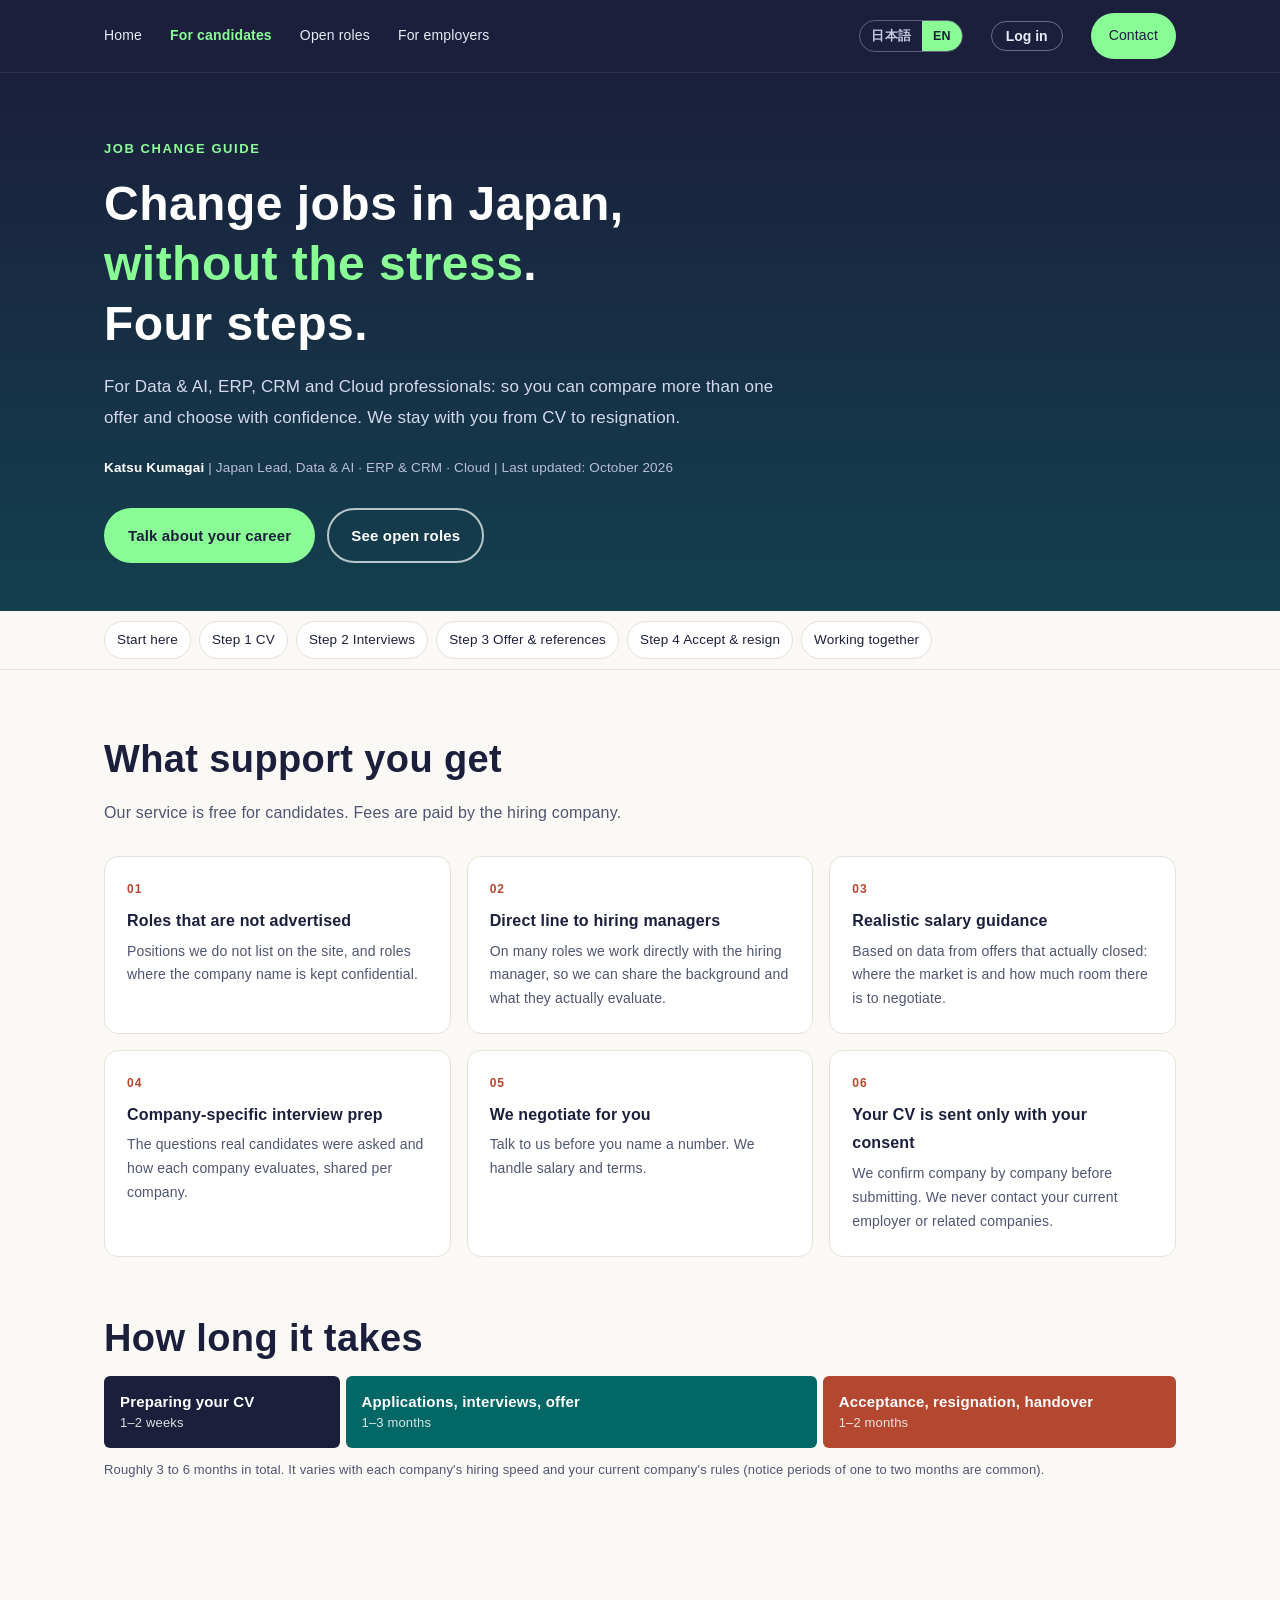
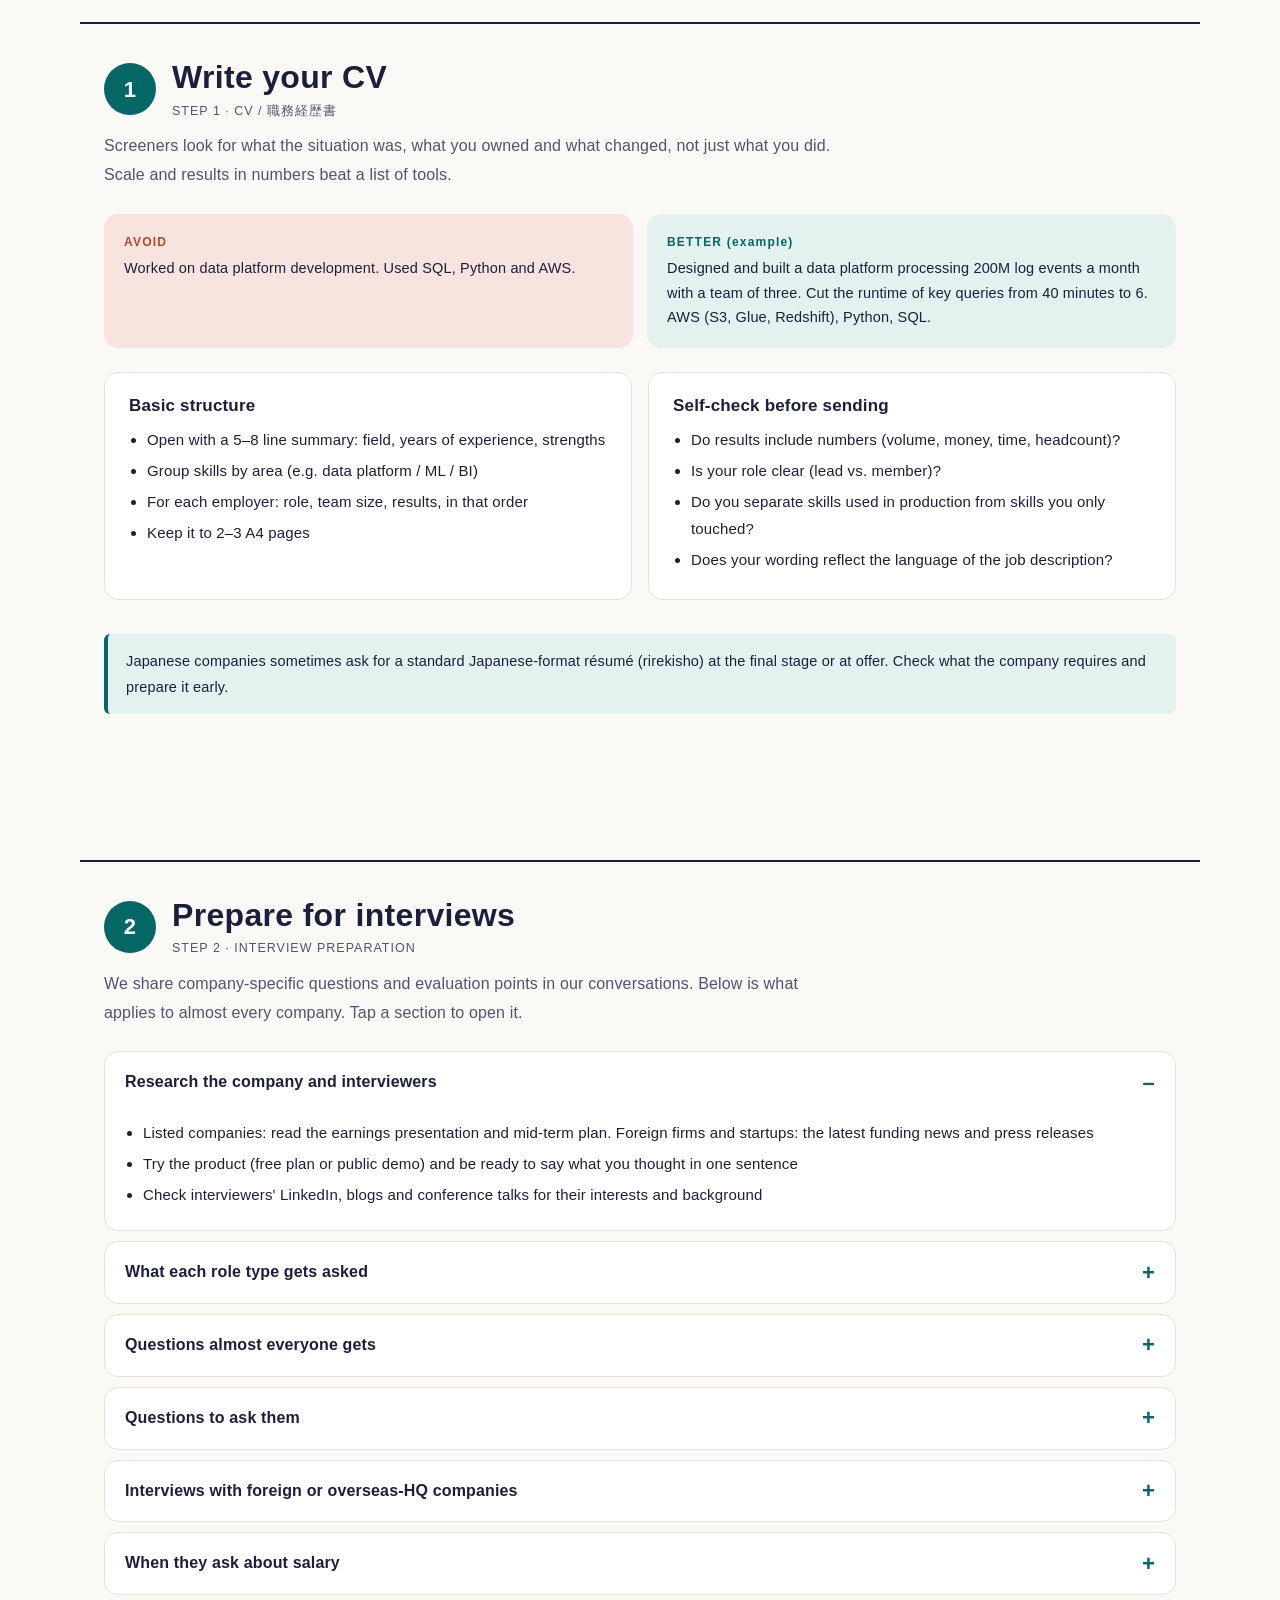
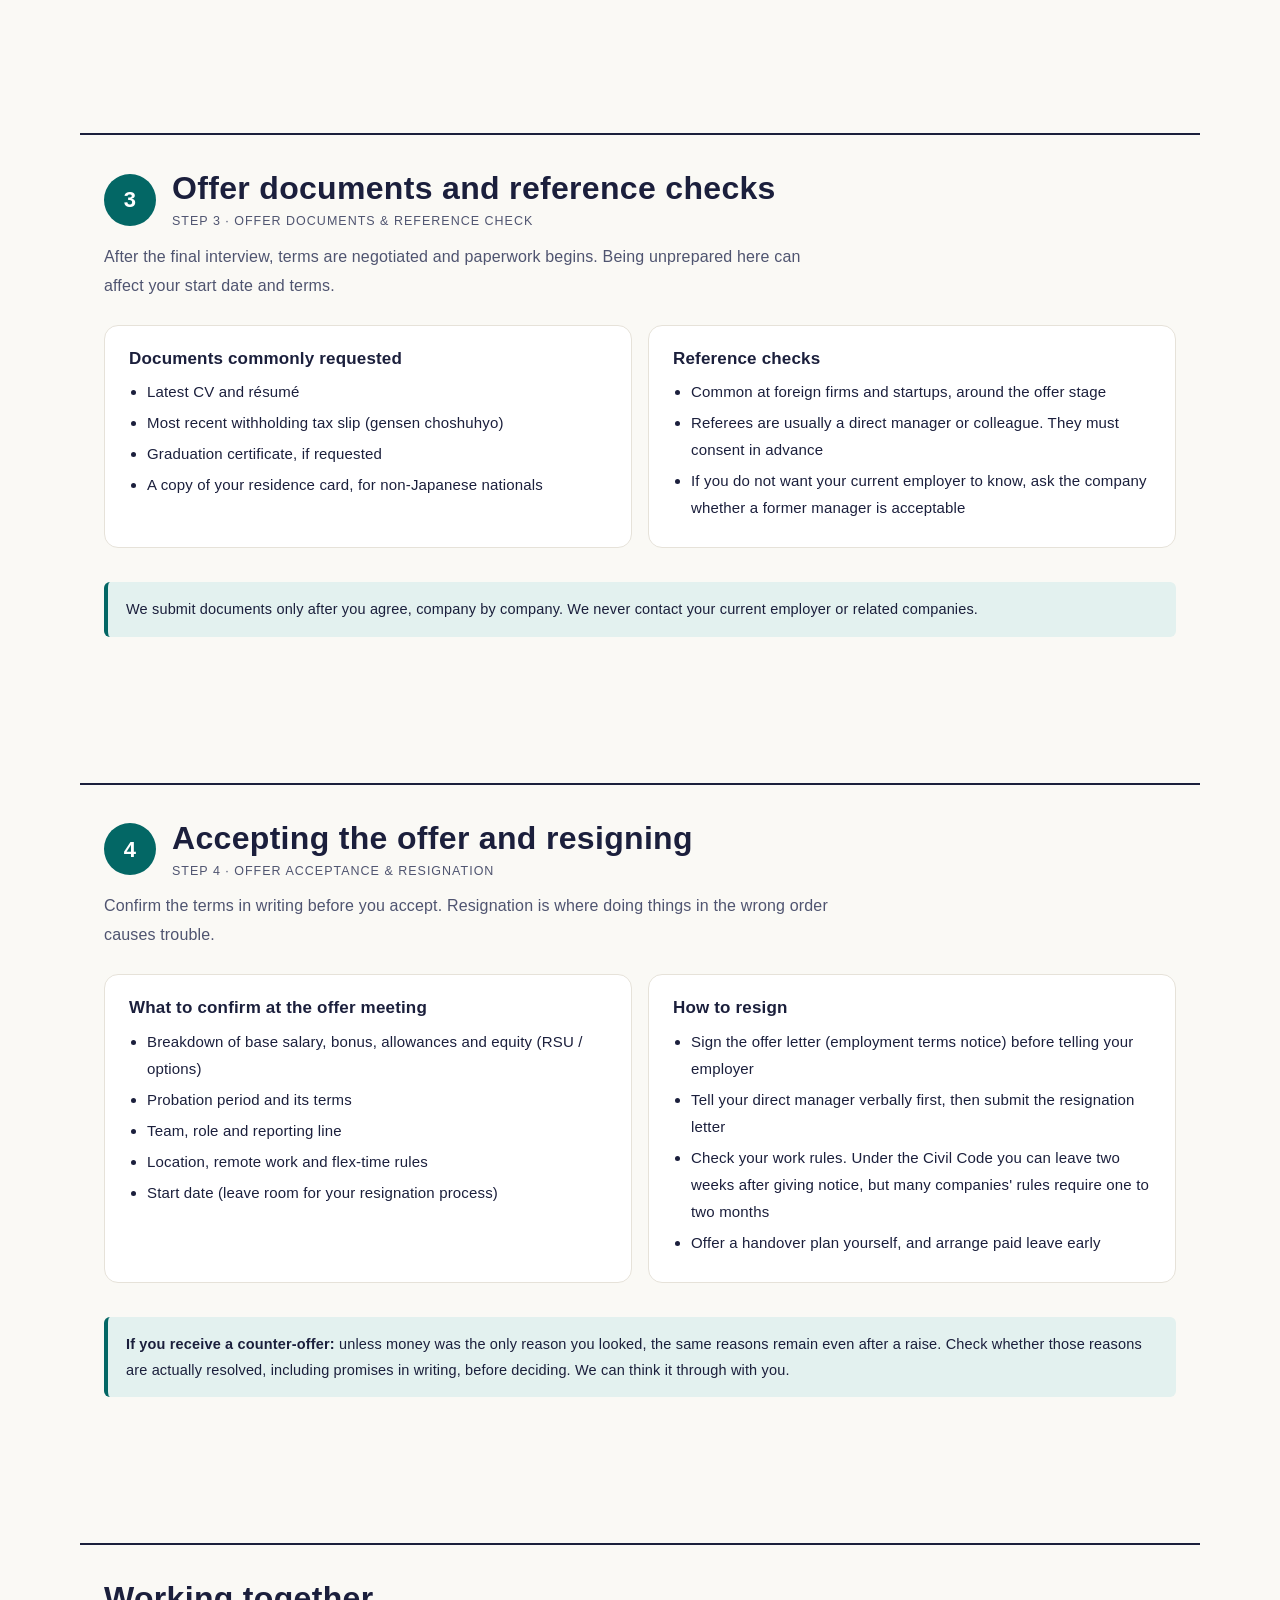
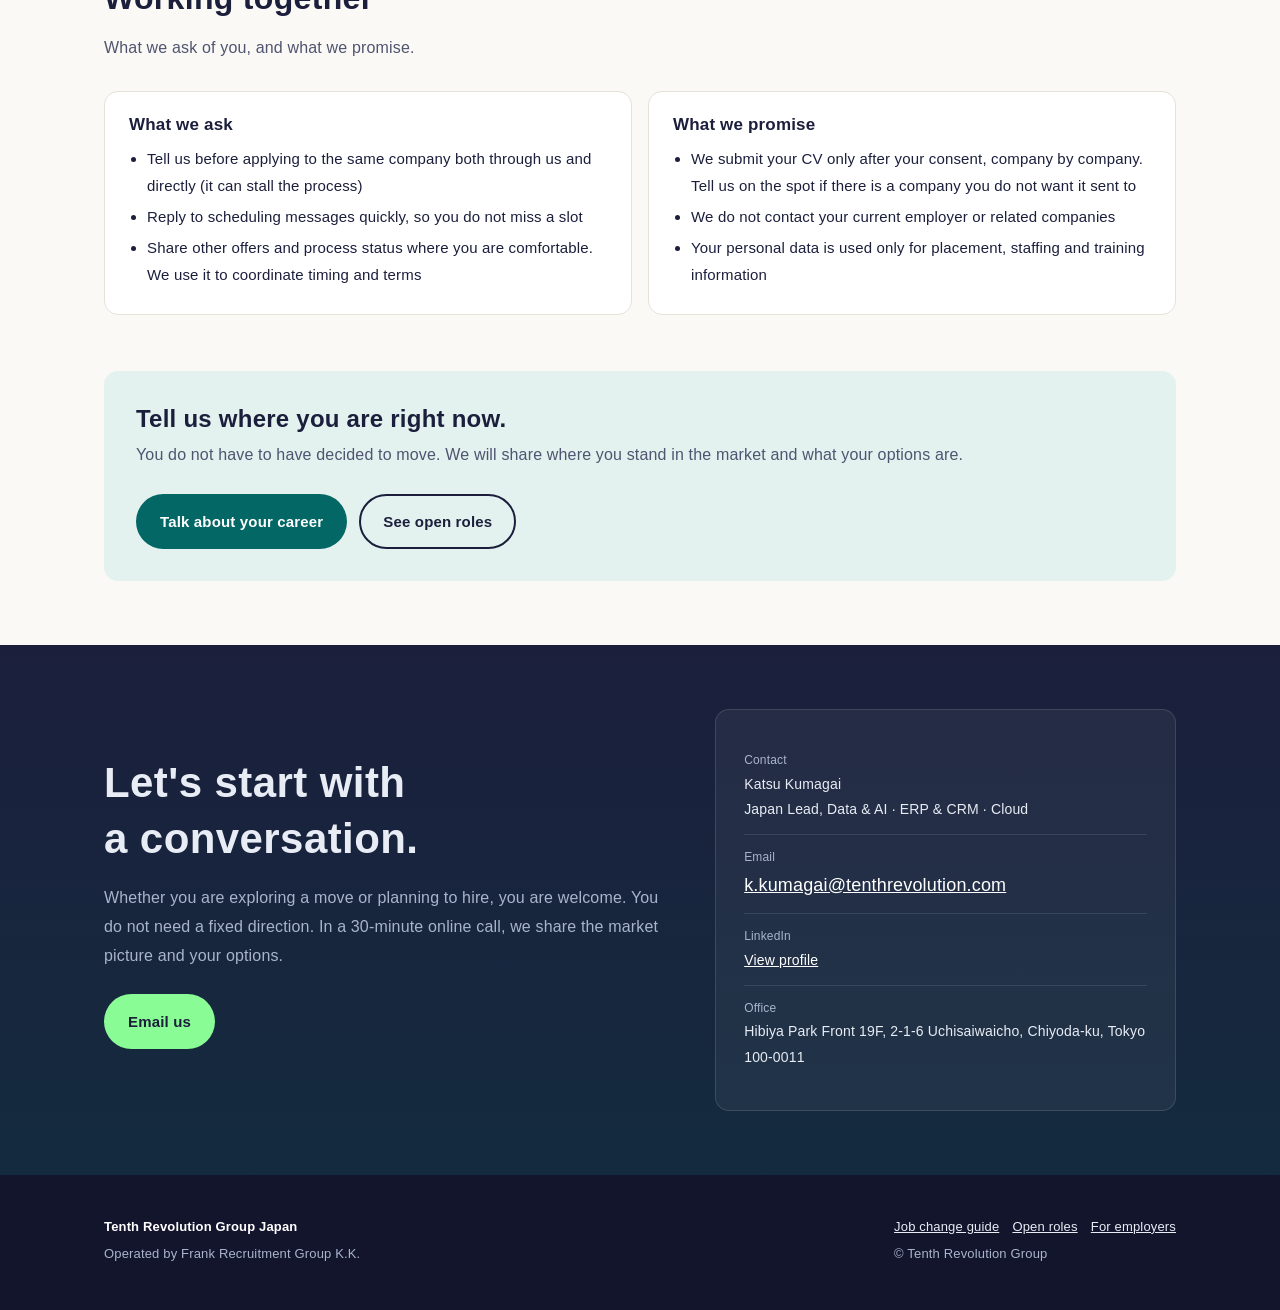
<file: en/job-change.html>
<!doctype html>
<html lang="en">
<head>
<meta charset="utf-8">
<meta name="viewport" content="width=device-width,initial-scale=1">
<title>Job change guide: four steps | Tenth Revolution Group Japan</title>
<meta name="description" content="A four-step guide to changing jobs in Data & AI, ERP, CRM and Cloud in Japan: CV, interviews, offer and references, acceptance and resignation.">
<meta property="og:title" content="Job change guide: four steps | Tenth Revolution Group Japan">
<meta property="og:type" content="website">
<link rel="alternate" hreflang="ja" href="../job-change.html">
<link rel="alternate" hreflang="en" href="job-change.html">

<link rel="stylesheet" href="../assets/style.css">
</head>
<body>
<a class="skip" href="#main">Skip to content</a>

<header class="site-head">
  <div class="wrap">
    <button class="menu-toggle" aria-expanded="false" aria-controls="nav">Menu</button>
    <a class="btn btn-primary btn-sm head-cta" href="#contact">Contact</a>
    <nav class="nav" id="nav">
      <a href="index.html">Home</a>
      <a href="job-change.html" aria-current="page">For candidates</a>
      <a href="jobs.html">Open roles</a>
      <a href="hiring.html">For employers</a>
      <span class="lang" role="group" aria-label="Language"><a href="../job-change.html" hreflang="ja" lang="ja">日本語</a><a href="job-change.html" hreflang="en" lang="en" class="on">EN</a></span>
      <a class="btn btn-primary btn-sm nav-cta" href="#contact">Contact</a>
    </nav>
  </div>
</header>

<main id="main" class="guide">

<section class="page-hero" style="padding-bottom:48px">
  <div class="wrap">
    <p class="eyebrow">JOB CHANGE GUIDE</p>
    <h1>Change jobs in Japan, <em>without the stress</em>.<br>Four steps.</h1>
    <p class="lead">For Data &amp; AI, ERP, CRM and Cloud professionals: so you can compare more than one offer and choose with confidence. We stay with you from CV to resignation.</p>
    <p class="byline"><b>Katsu Kumagai</b> | Japan Lead, Data &amp; AI · ERP &amp; CRM · Cloud | Last updated: October 2026</p>
    <div class="cta">
      <a class="btn btn-primary" href="#contact">Talk about your career</a>
      <a class="btn btn-ghost" href="jobs.html">See open roles</a>
    </div>
  </div>
</section>

<nav class="anchors" aria-label="On this page">
  <div class="wrap">
    <a href="#start">Start here</a>
    <a href="#step1">Step 1 CV</a>
    <a href="#step2">Step 2 Interviews</a>
    <a href="#step3">Step 3 Offer &amp; references</a>
    <a href="#step4">Step 4 Accept &amp; resign</a>
    <a href="#together">Working together</a>
  </div>
</nav>

<section id="start">
  <div class="wrap">
    <div class="sec-head">
      <h2>What support you get</h2>
      <p>Our service is free for candidates. Fees are paid by the hiring company.</p>
    </div>
    <div class="benefits">
      <div class="benefit"><span class="tag">01</span><b>Roles that are not advertised</b><p>Positions we do not list on the site, and roles where the company name is kept confidential.</p></div>
      <div class="benefit"><span class="tag">02</span><b>Direct line to hiring managers</b><p>On many roles we work directly with the hiring manager, so we can share the background and what they actually evaluate.</p></div>
      <div class="benefit"><span class="tag">03</span><b>Realistic salary guidance</b><p>Based on data from offers that actually closed: where the market is and how much room there is to negotiate.</p></div>
      <div class="benefit"><span class="tag">04</span><b>Company-specific interview prep</b><p>The questions real candidates were asked and how each company evaluates, shared per company.</p></div>
      <div class="benefit"><span class="tag">05</span><b>We negotiate for you</b><p>Talk to us before you name a number. We handle salary and terms.</p></div>
      <div class="benefit"><span class="tag">06</span><b>Your CV is sent only with your consent</b><p>We confirm company by company before submitting. We never contact your current employer or related companies.</p></div>
    </div>

    <div class="sec-head" style="margin-top:56px;margin-bottom:12px">
      <h2>How long it takes</h2>
    </div>
    <div class="timeline">
      <div class="tl"><b>Preparing your CV</b><i>1–2 weeks</i></div>
      <div class="tl"><b>Applications, interviews, offer</b><i>1–3 months</i></div>
      <div class="tl"><b>Acceptance, resignation, handover</b><i>1–2 months</i></div>
    </div>
    <p class="timeline-note">Roughly 3 to 6 months in total. It varies with each company's hiring speed and your current company's rules (notice periods of one to two months are common).</p>
  </div>
</section>

<section id="step1" class="stepx">
  <div class="wrap">
    <div class="sh"><div class="badge">1</div><div><h2>Write your CV</h2><div class="en">STEP 1 · CV / 職務経歴書</div></div></div>
    <p class="intro">Screeners look for what the situation was, what you owned and what changed, not just what you did. Scale and results in numbers beat a list of tools.</p>

    <div class="cmp">
      <div class="ng"><small>AVOID</small>Worked on data platform development. Used SQL, Python and AWS.</div>
      <div class="ok"><small>BETTER (example)</small>Designed and built a data platform processing 200M log events a month with a team of three. Cut the runtime of key queries from 40 minutes to 6. AWS (S3, Glue, Redshift), Python, SQL.</div>
    </div>

    <div class="rules">
      <div class="gcard">
        <h3>Basic structure</h3>
        <ul>
          <li>Open with a 5–8 line summary: field, years of experience, strengths</li>
          <li>Group skills by area (e.g. data platform / ML / BI)</li>
          <li>For each employer: role, team size, results, in that order</li>
          <li>Keep it to 2–3 A4 pages</li>
        </ul>
      </div>
      <div class="gcard">
        <h3>Self-check before sending</h3>
        <ul>
          <li>Do results include numbers (volume, money, time, headcount)?</li>
          <li>Is your role clear (lead vs. member)?</li>
          <li>Do you separate skills used in production from skills you only touched?</li>
          <li>Does your wording reflect the language of the job description?</li>
        </ul>
      </div>
    </div>
    <div class="callout">Japanese companies sometimes ask for a standard Japanese-format résumé (rirekisho) at the final stage or at offer. Check what the company requires and prepare it early.</div>
  </div>
</section>

<section id="step2" class="stepx">
  <div class="wrap">
    <div class="sh"><div class="badge">2</div><div><h2>Prepare for interviews</h2><div class="en">STEP 2 · INTERVIEW PREPARATION</div></div></div>
    <p class="intro">We share company-specific questions and evaluation points in our conversations. Below is what applies to almost every company. Tap a section to open it.</p>

    <details class="acc" open>
      <summary>Research the company and interviewers</summary>
      <div class="body"><ul>
        <li>Listed companies: read the earnings presentation and mid-term plan. Foreign firms and startups: the latest funding news and press releases</li>
        <li>Try the product (free plan or public demo) and be ready to say what you thought in one sentence</li>
        <li>Check interviewers' LinkedIn, blogs and conference talks for their interests and background</li>
      </ul></div>
    </details>
    <details class="acc">
      <summary>What each role type gets asked</summary>
      <div class="body"><ul>
        <li><b>Data engineer</b>: pipeline design, how you guarantee data quality, cost vs. performance trade-offs</li>
        <li><b>ML / LLM engineer</b>: how you choose metrics, handling degradation in production, why RAG or fine-tuning</li>
        <li><b>Data scientist</b>: framing the problem, connecting analysis to a business decision, the impact you had</li>
        <li><b>Solutions engineer / pre-sales</b>: how you uncover customer problems, building a demo and proposal, handling technical objections</li>
        <li><b>FDE / consultant</b>: structuring vague requirements, working inside the customer's organization, managing scope and deadlines</li>
      </ul></div>
    </details>
    <details class="acc">
      <summary>Questions almost everyone gets</summary>
      <div class="body"><ul>
        <li>Why you are changing jobs and what you want next (frame it around what you want, not what you dislike)</li>
        <li>Why this company: answer with facts about its business, product and organization</li>
        <li>Your hardest project, and what you learned from something that did not work</li>
        <li>Current salary and expected salary</li>
      </ul></div>
    </details>
    <details class="acc">
      <summary>Questions to ask them</summary>
      <div class="body"><ul>
        <li>What results are expected in the first 3 months and the first year?</li>
        <li>How is the team structured and how are decisions made (who decides what)?</li>
        <li>Why is this role open (growth, backfill, new business)?</li>
        <li>How is performance evaluated, and when are raises and promotions decided?</li>
      </ul></div>
    </details>
    <details class="acc">
      <summary>Interviews with foreign or overseas-HQ companies</summary>
      <div class="body"><ul>
        <li>For English interviews, prepare a 3-minute version of your career you can say smoothly</li>
        <li>Technical rounds such as live coding, case studies or system design may appear. Confirm the format in advance</li>
        <li>In a new Japan entity, roles are broad. Prepare examples of how far you can act on your own</li>
      </ul></div>
    </details>
    <details class="acc">
      <summary>When they ask about salary</summary>
      <div class="body"><ul>
        <li>You do not need to fix a number in the interview itself. Talk to us beforehand about how to state your expectation</li>
        <li>Be ready to explain your current pay split into base, bonus, allowances and equity</li>
      </ul></div>
    </details>
  </div>
</section>

<section id="step3" class="stepx">
  <div class="wrap">
    <div class="sh"><div class="badge">3</div><div><h2>Offer documents and reference checks</h2><div class="en">STEP 3 · OFFER DOCUMENTS &amp; REFERENCE CHECK</div></div></div>
    <p class="intro">After the final interview, terms are negotiated and paperwork begins. Being unprepared here can affect your start date and terms.</p>
    <div class="rules">
      <div class="gcard">
        <h3>Documents commonly requested</h3>
        <ul>
          <li>Latest CV and résumé</li>
          <li>Most recent withholding tax slip (gensen choshuhyo)</li>
          <li>Graduation certificate, if requested</li>
          <li>A copy of your residence card, for non-Japanese nationals</li>
        </ul>
      </div>
      <div class="gcard">
        <h3>Reference checks</h3>
        <ul>
          <li>Common at foreign firms and startups, around the offer stage</li>
          <li>Referees are usually a direct manager or colleague. They must consent in advance</li>
          <li>If you do not want your current employer to know, ask the company whether a former manager is acceptable</li>
        </ul>
      </div>
    </div>
    <div class="callout">We submit documents only after you agree, company by company. We never contact your current employer or related companies.</div>
  </div>
</section>

<section id="step4" class="stepx">
  <div class="wrap">
    <div class="sh"><div class="badge">4</div><div><h2>Accepting the offer and resigning</h2><div class="en">STEP 4 · OFFER ACCEPTANCE &amp; RESIGNATION</div></div></div>
    <p class="intro">Confirm the terms in writing before you accept. Resignation is where doing things in the wrong order causes trouble.</p>
    <div class="rules">
      <div class="gcard">
        <h3>What to confirm at the offer meeting</h3>
        <ul>
          <li>Breakdown of base salary, bonus, allowances and equity (RSU / options)</li>
          <li>Probation period and its terms</li>
          <li>Team, role and reporting line</li>
          <li>Location, remote work and flex-time rules</li>
          <li>Start date (leave room for your resignation process)</li>
        </ul>
      </div>
      <div class="gcard">
        <h3>How to resign</h3>
        <ul>
          <li>Sign the offer letter (employment terms notice) before telling your employer</li>
          <li>Tell your direct manager verbally first, then submit the resignation letter</li>
          <li>Check your work rules. Under the Civil Code you can leave two weeks after giving notice, but many companies' rules require one to two months</li>
          <li>Offer a handover plan yourself, and arrange paid leave early</li>
        </ul>
      </div>
    </div>
    <div class="callout"><b>If you receive a counter-offer:</b> unless money was the only reason you looked, the same reasons remain even after a raise. Check whether those reasons are actually resolved, including promises in writing, before deciding. We can think it through with you.</div>
  </div>
</section>

<section id="together" class="stepx">
  <div class="wrap">
    <div class="sec-head">
      <h2>Working together</h2>
      <p>What we ask of you, and what we promise.</p>
    </div>
    <div class="rules">
      <div class="gcard">
        <h3>What we ask</h3>
        <ul>
          <li>Tell us before applying to the same company both through us and directly (it can stall the process)</li>
          <li>Reply to scheduling messages quickly, so you do not miss a slot</li>
          <li>Share other offers and process status where you are comfortable. We use it to coordinate timing and terms</li>
        </ul>
      </div>
      <div class="gcard">
        <h3>What we promise</h3>
        <ul>
          <li>We submit your CV only after your consent, company by company. Tell us on the spot if there is a company you do not want it sent to</li>
          <li>We do not contact your current employer or related companies</li>
          <li>Your personal data is used only for placement, staffing and training information</li>
        </ul>
      </div>
    </div>

    <div class="foot-cta" style="margin-top:40px">
      <div><h2>Tell us where you are right now.</h2><p style="margin:6px 0 0;color:var(--ink-2)">You do not have to have decided to move. We will share where you stand in the market and what your options are.</p></div>
      <p style="display:flex;gap:12px;flex-wrap:wrap;margin:0"><a class="btn btn-primary" href="#contact">Talk about your career</a><a class="btn btn-ghost" href="jobs.html">See open roles</a></p>
    </div>
  </div>
</section>

<!-- CONTACT -->
<section class="dark" id="contact">
  <div class="wrap contact">
    <div>
      <h2>Let's start with a conversation.</h2>
      <p class="muted" style="margin-top:16px">Whether you are exploring a move or planning to hire, you are welcome. You do not need a fixed direction. In a 30-minute online call, we share the market picture and your options.</p>
      <p style="margin-top:24px;display:flex;gap:12px;flex-wrap:wrap">
        <a class="btn btn-primary" href="#" data-mail="Inquiry">Email us</a>
        <span data-booking-wrap><a class="btn btn-ghost" href="#" data-booking>Book a call</a></span>
      </p>
    </div>
    <div class="contact-box">
      <div class="row"><span>Contact</span>Katsu Kumagai<br>Japan Lead, Data &amp; AI · ERP &amp; CRM · Cloud</div>
      <div class="row"><span>Email</span><a class="mail" href="#" data-mail=""></a></div>
      <div class="row"><span>LinkedIn</span><a href="#" data-linkedin target="_blank" rel="noopener">View profile</a></div>
      <div class="row"><span>Office</span>Hibiya Park Front 19F, 2-1-6 Uchisaiwaicho, Chiyoda-ku, Tokyo 100-0011</div>
    </div>
  </div>
</section>
</main>

<footer class="site-foot">
  <div class="wrap">
    <div>
      <p><strong style="color:#fff">Tenth Revolution Group Japan</strong></p>
      <p>Operated by Frank Recruitment Group K.K.</p>
    </div>
    <div>
      <p><a href="job-change.html">Job change guide</a>　<a href="jobs.html">Open roles</a>　<a href="hiring.html">For employers</a></p>
      <p>© Tenth Revolution Group</p>
    </div>
  </div>
</footer>

<script src="../data/jobs.js"></script>
<script src="../assets/data-loader.js"></script>
<script src="../assets/site.js"></script>
<script src="../assets/auth-config.js"></script>
<script src="../assets/auth.js"></script>

</body>
</html>
</file>
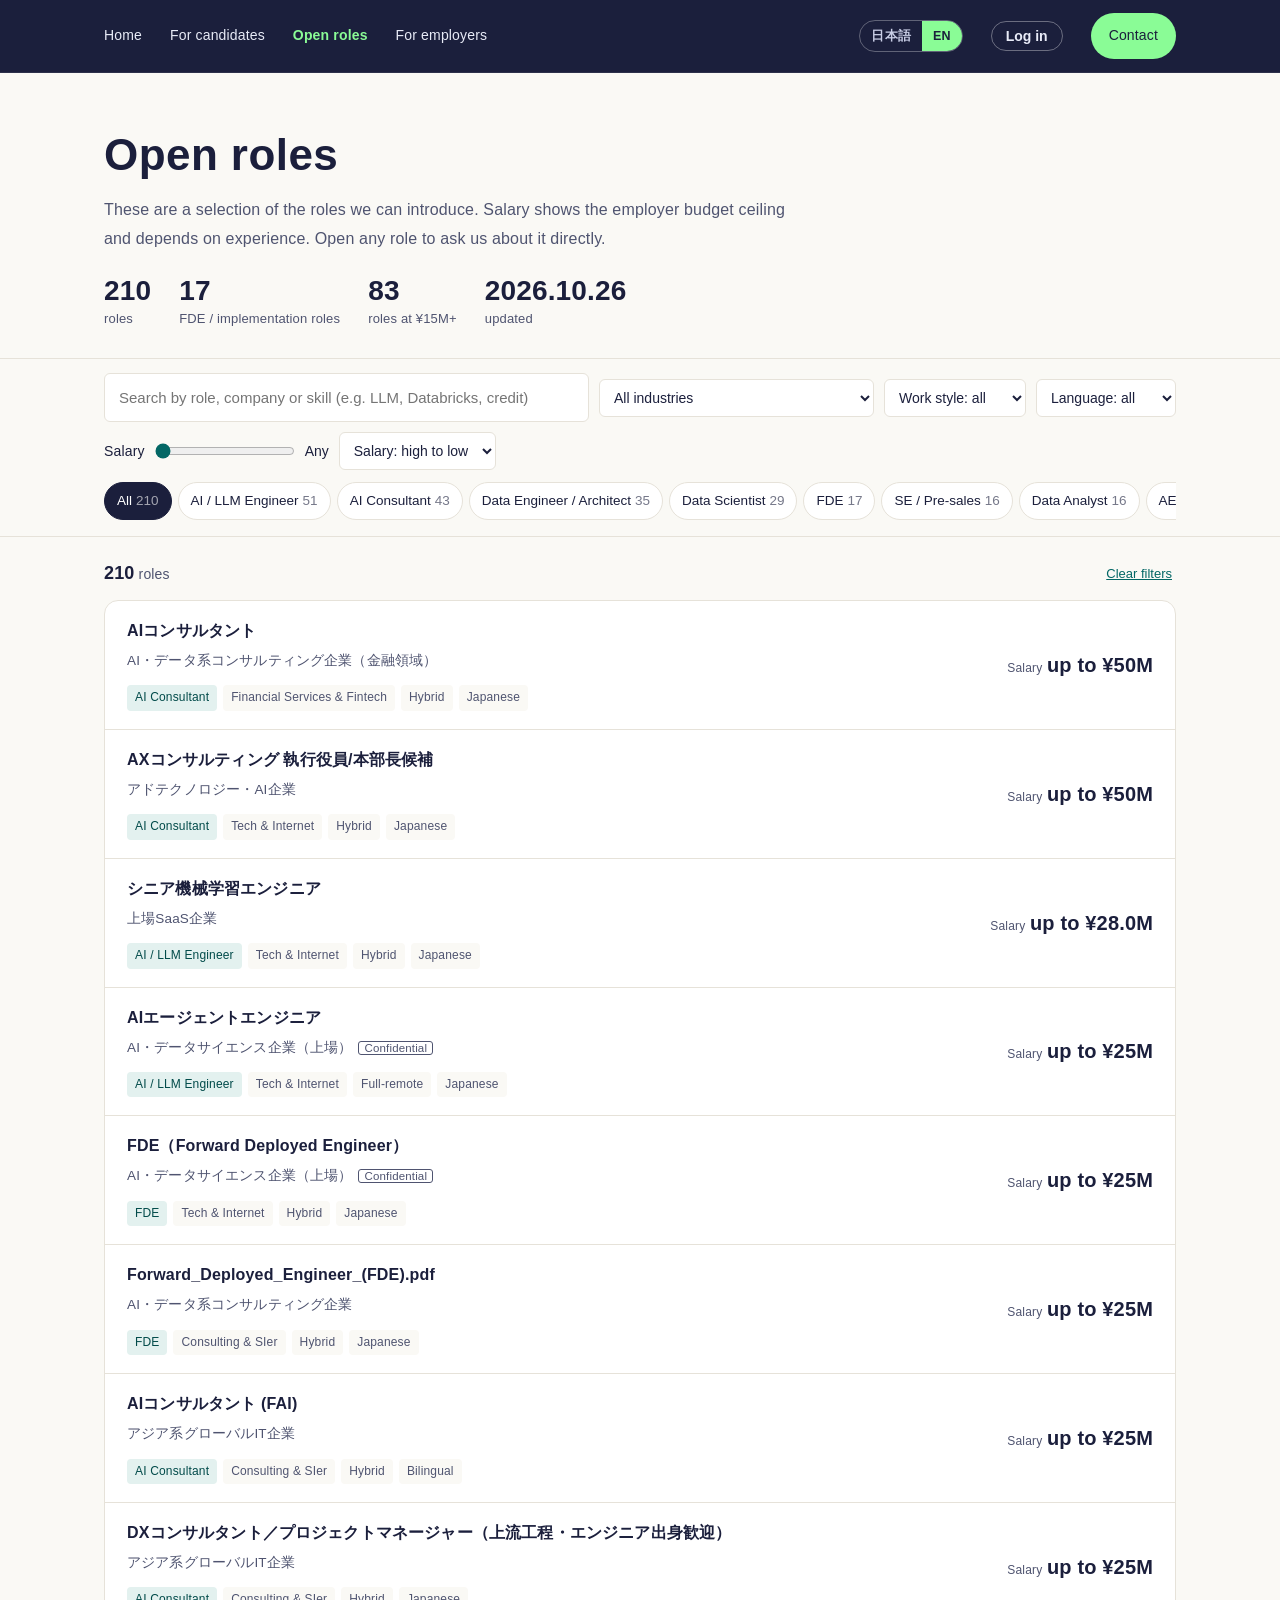
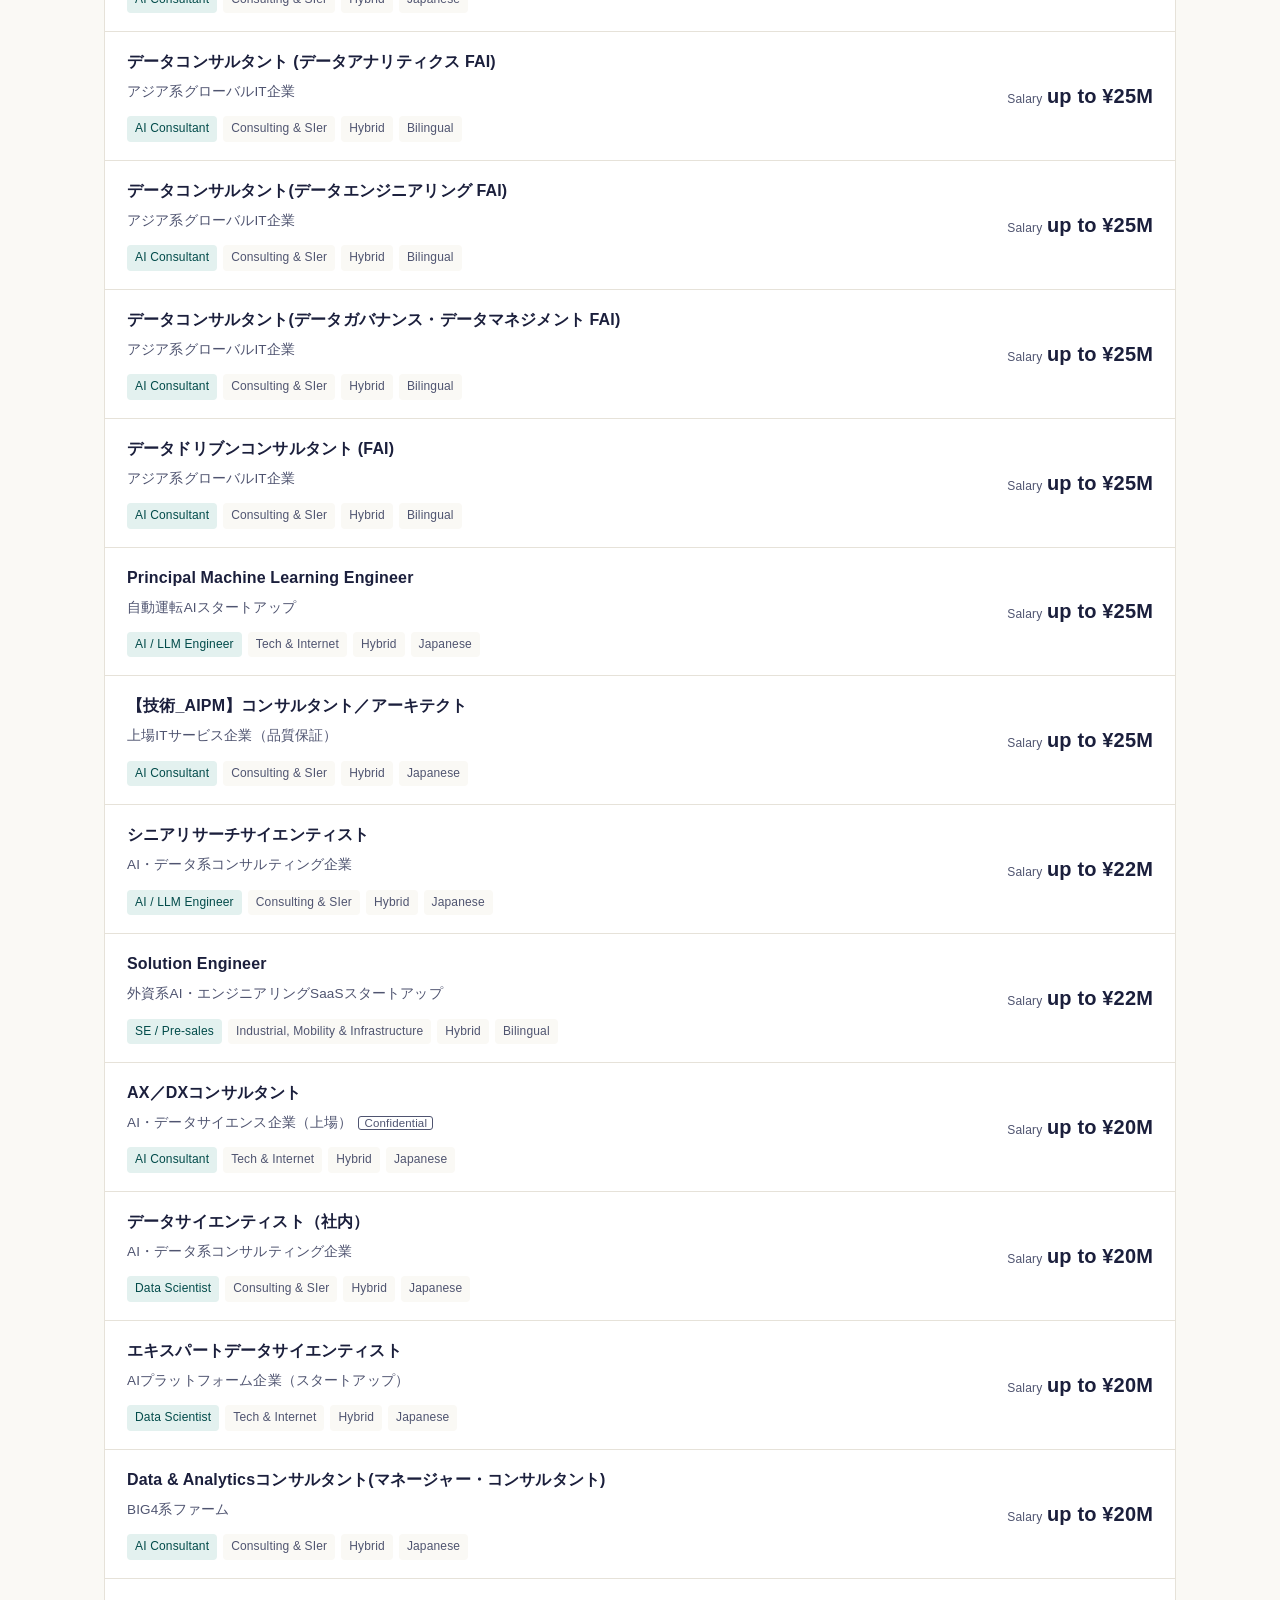
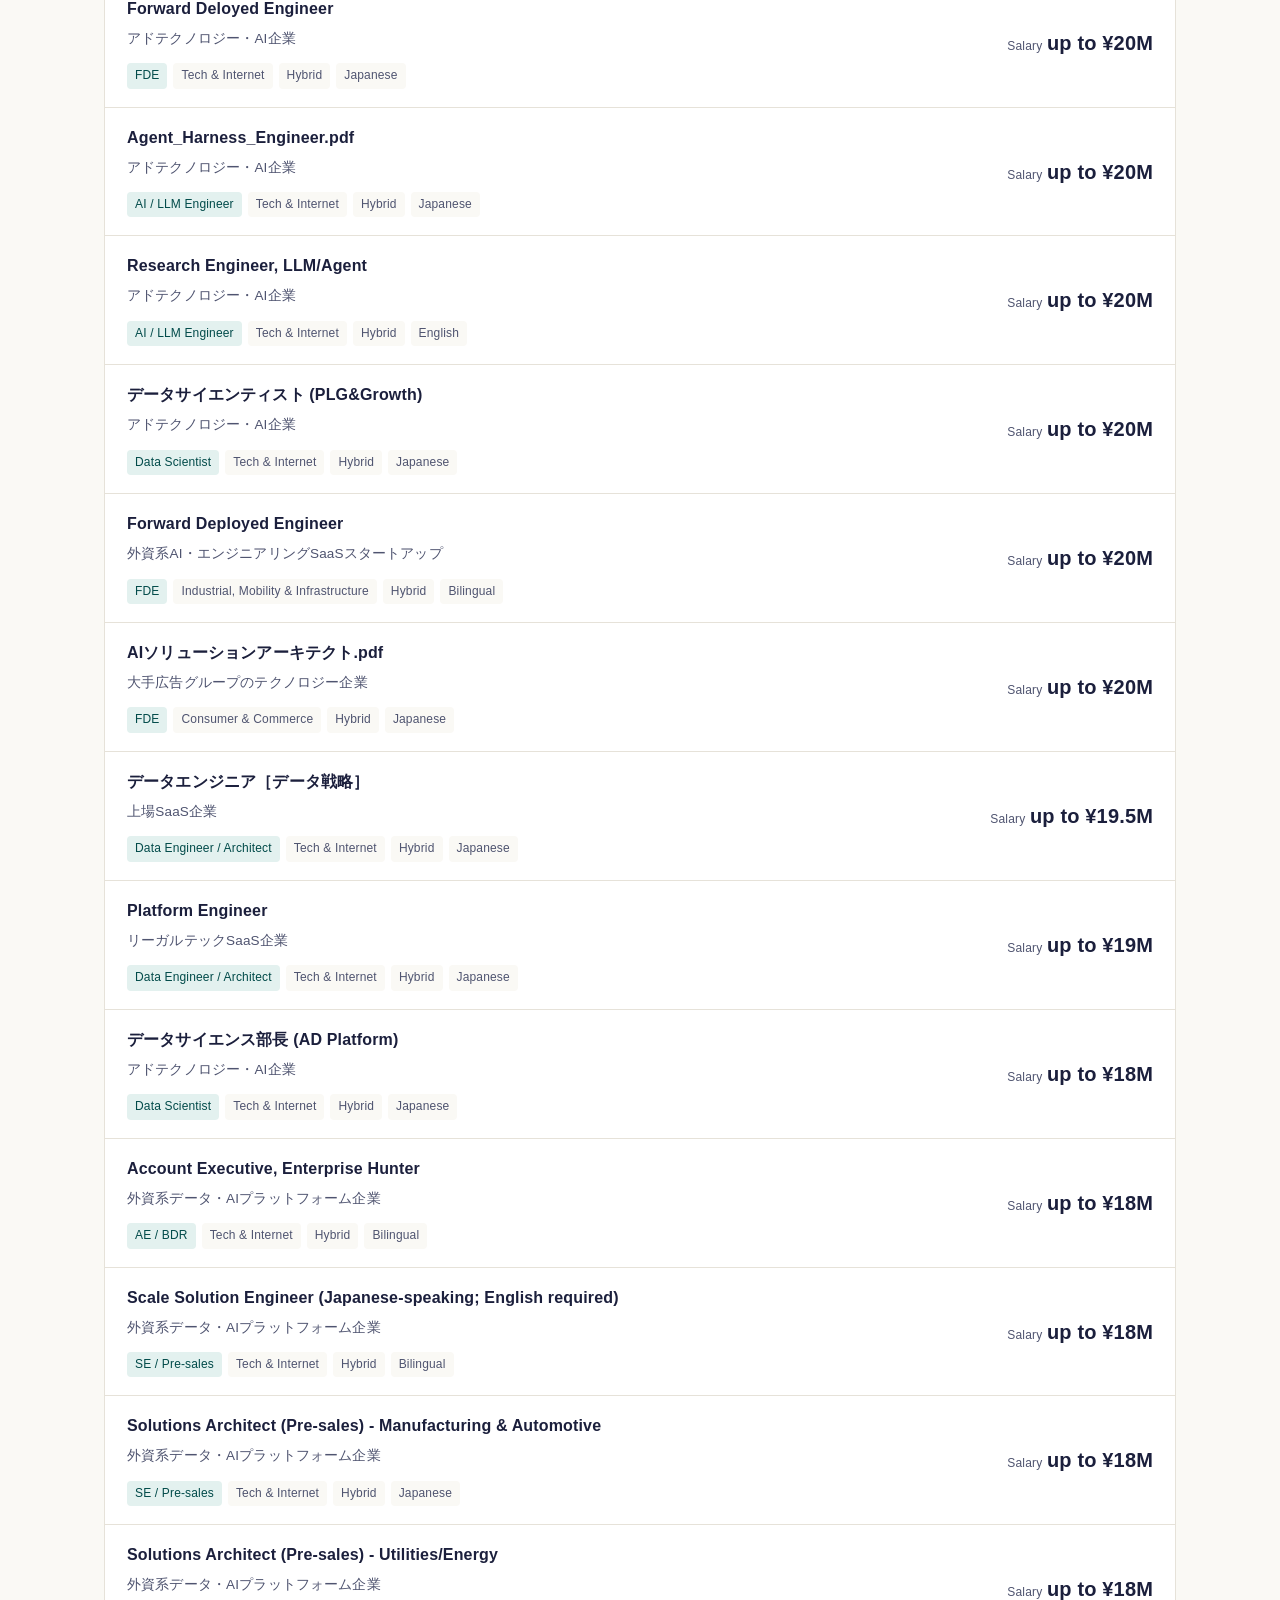
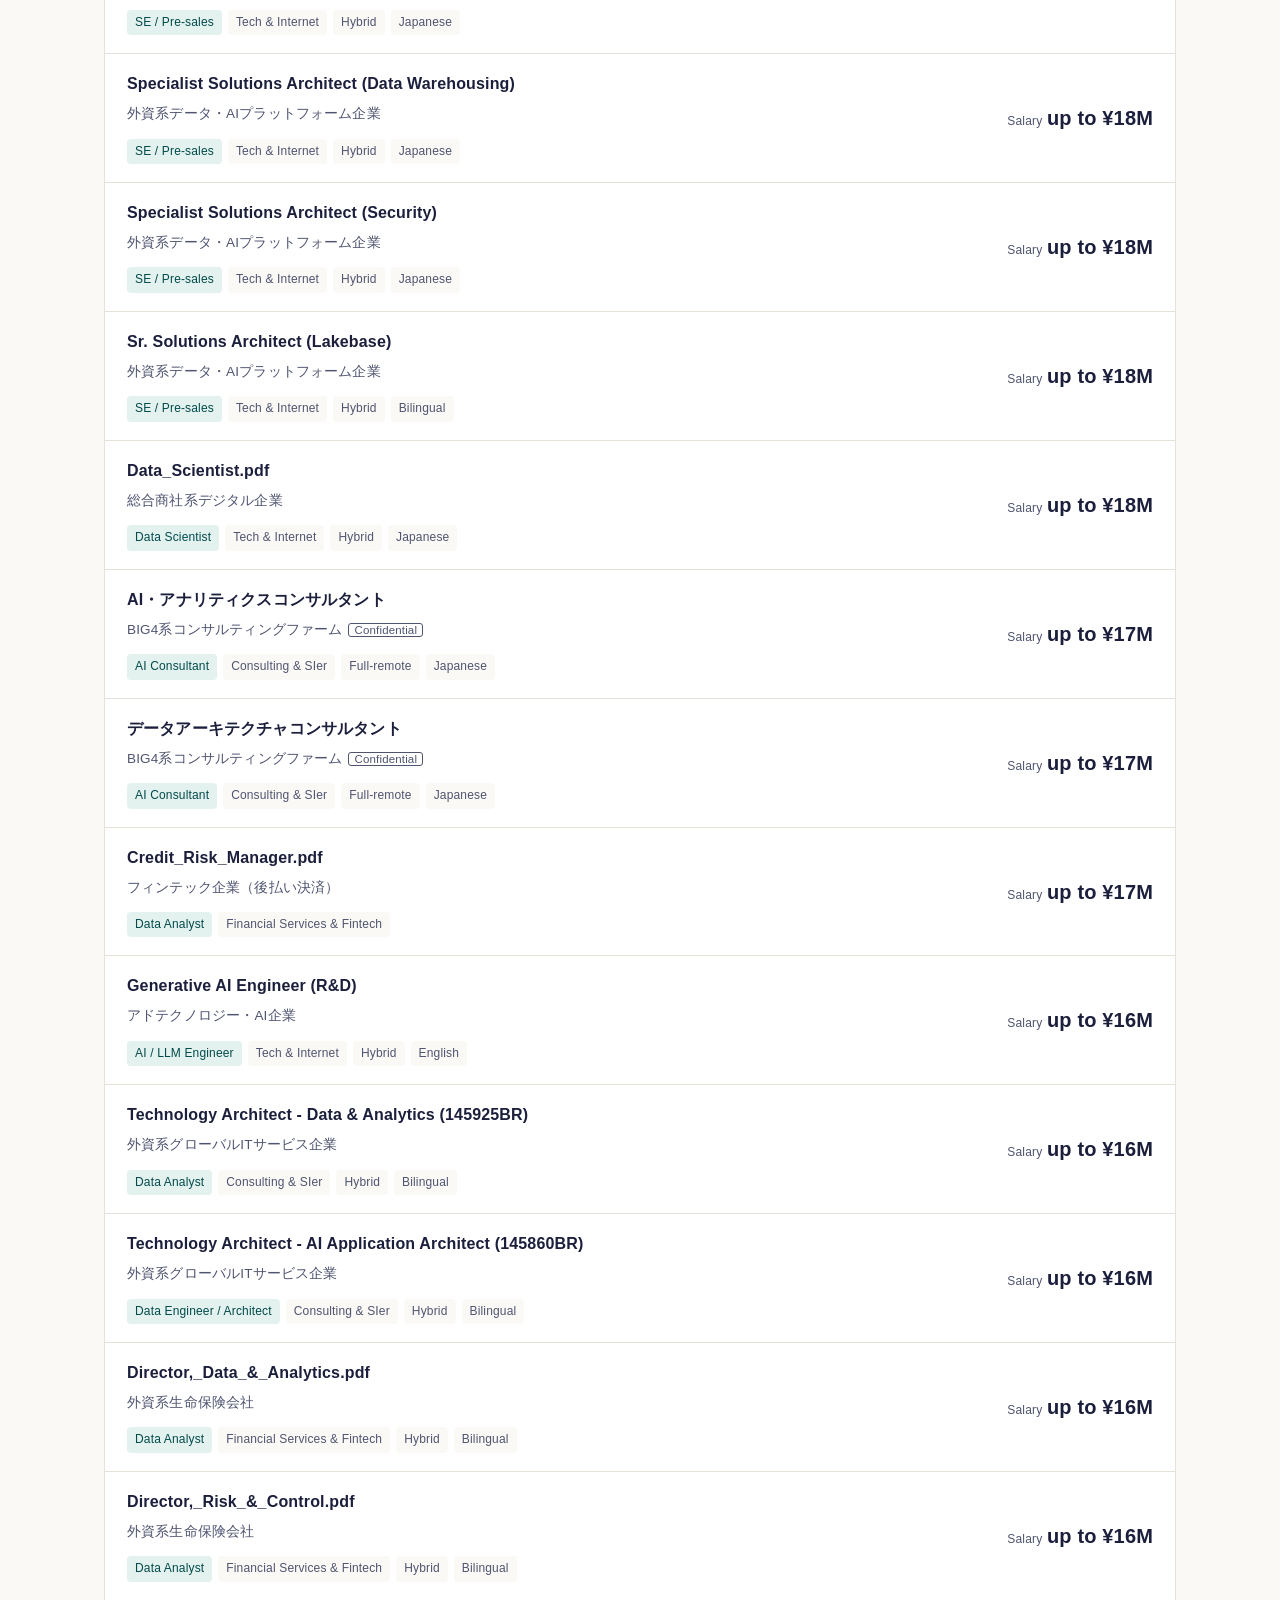
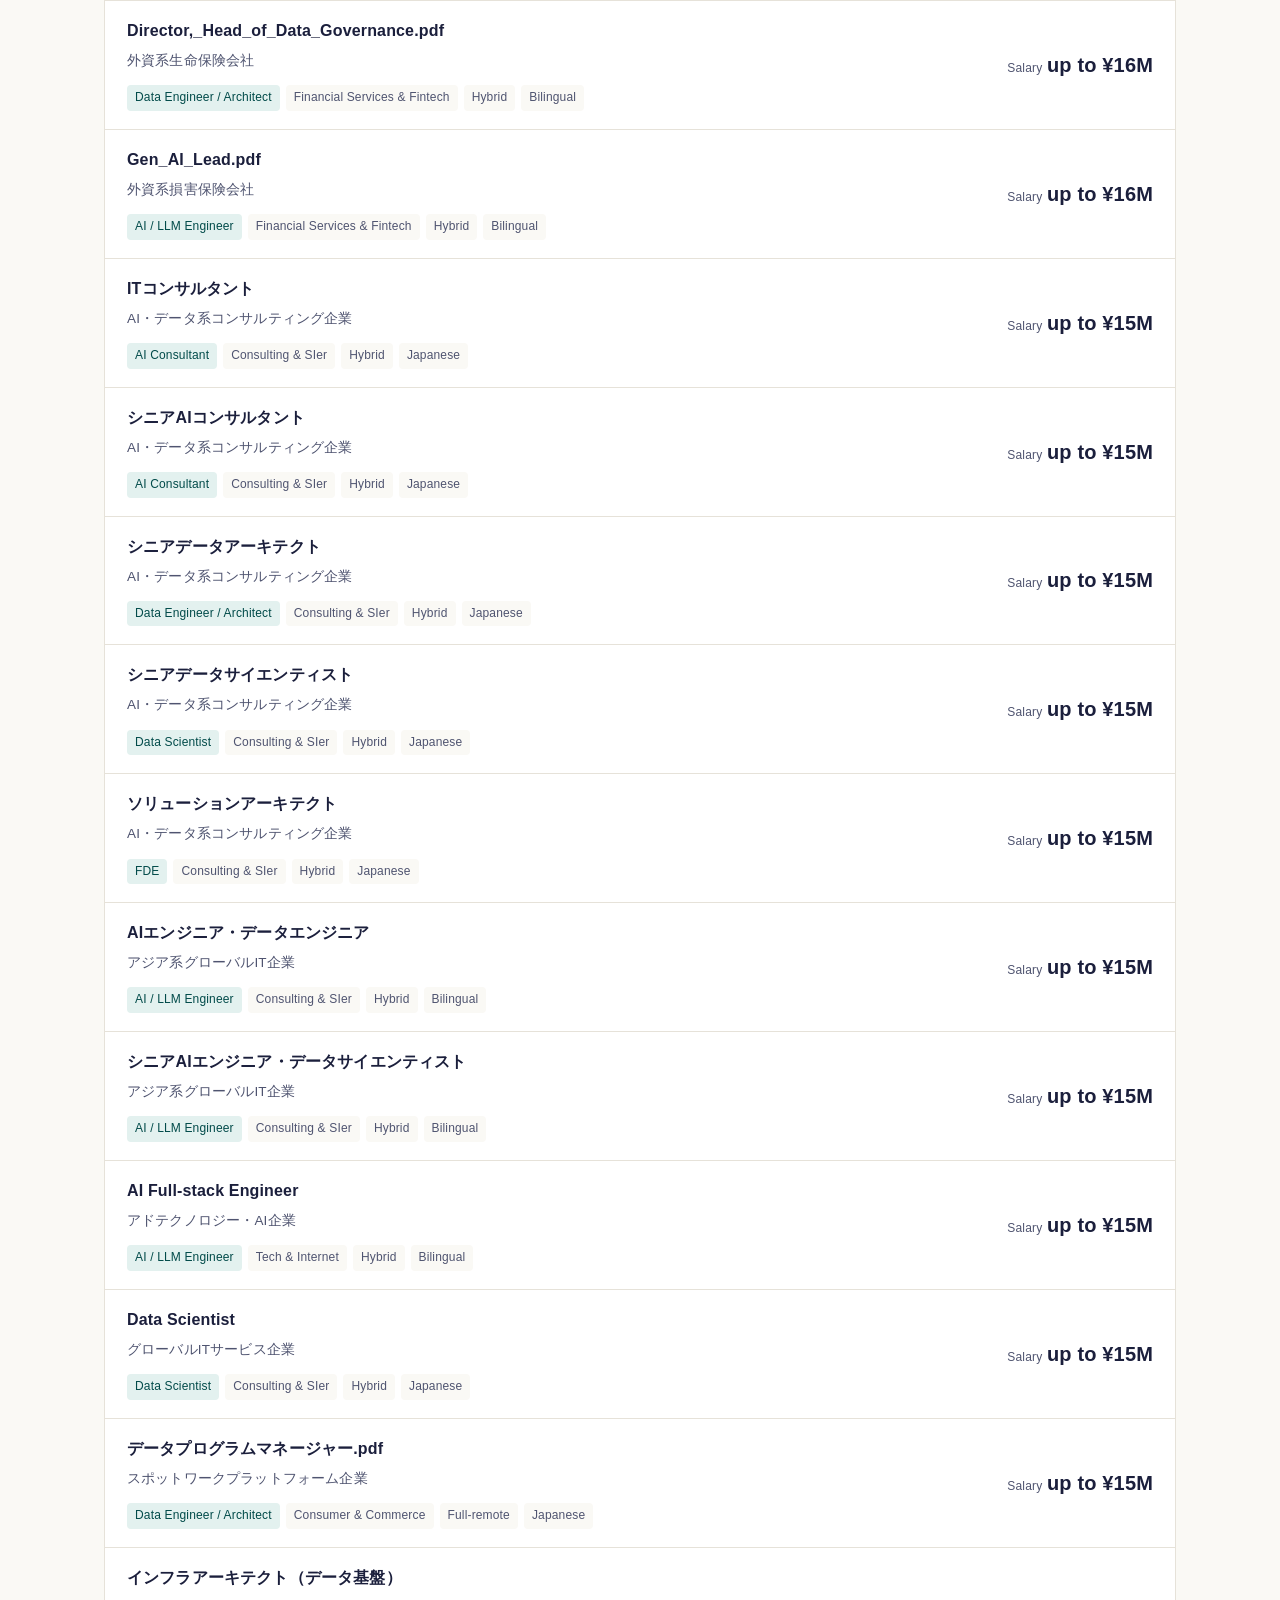
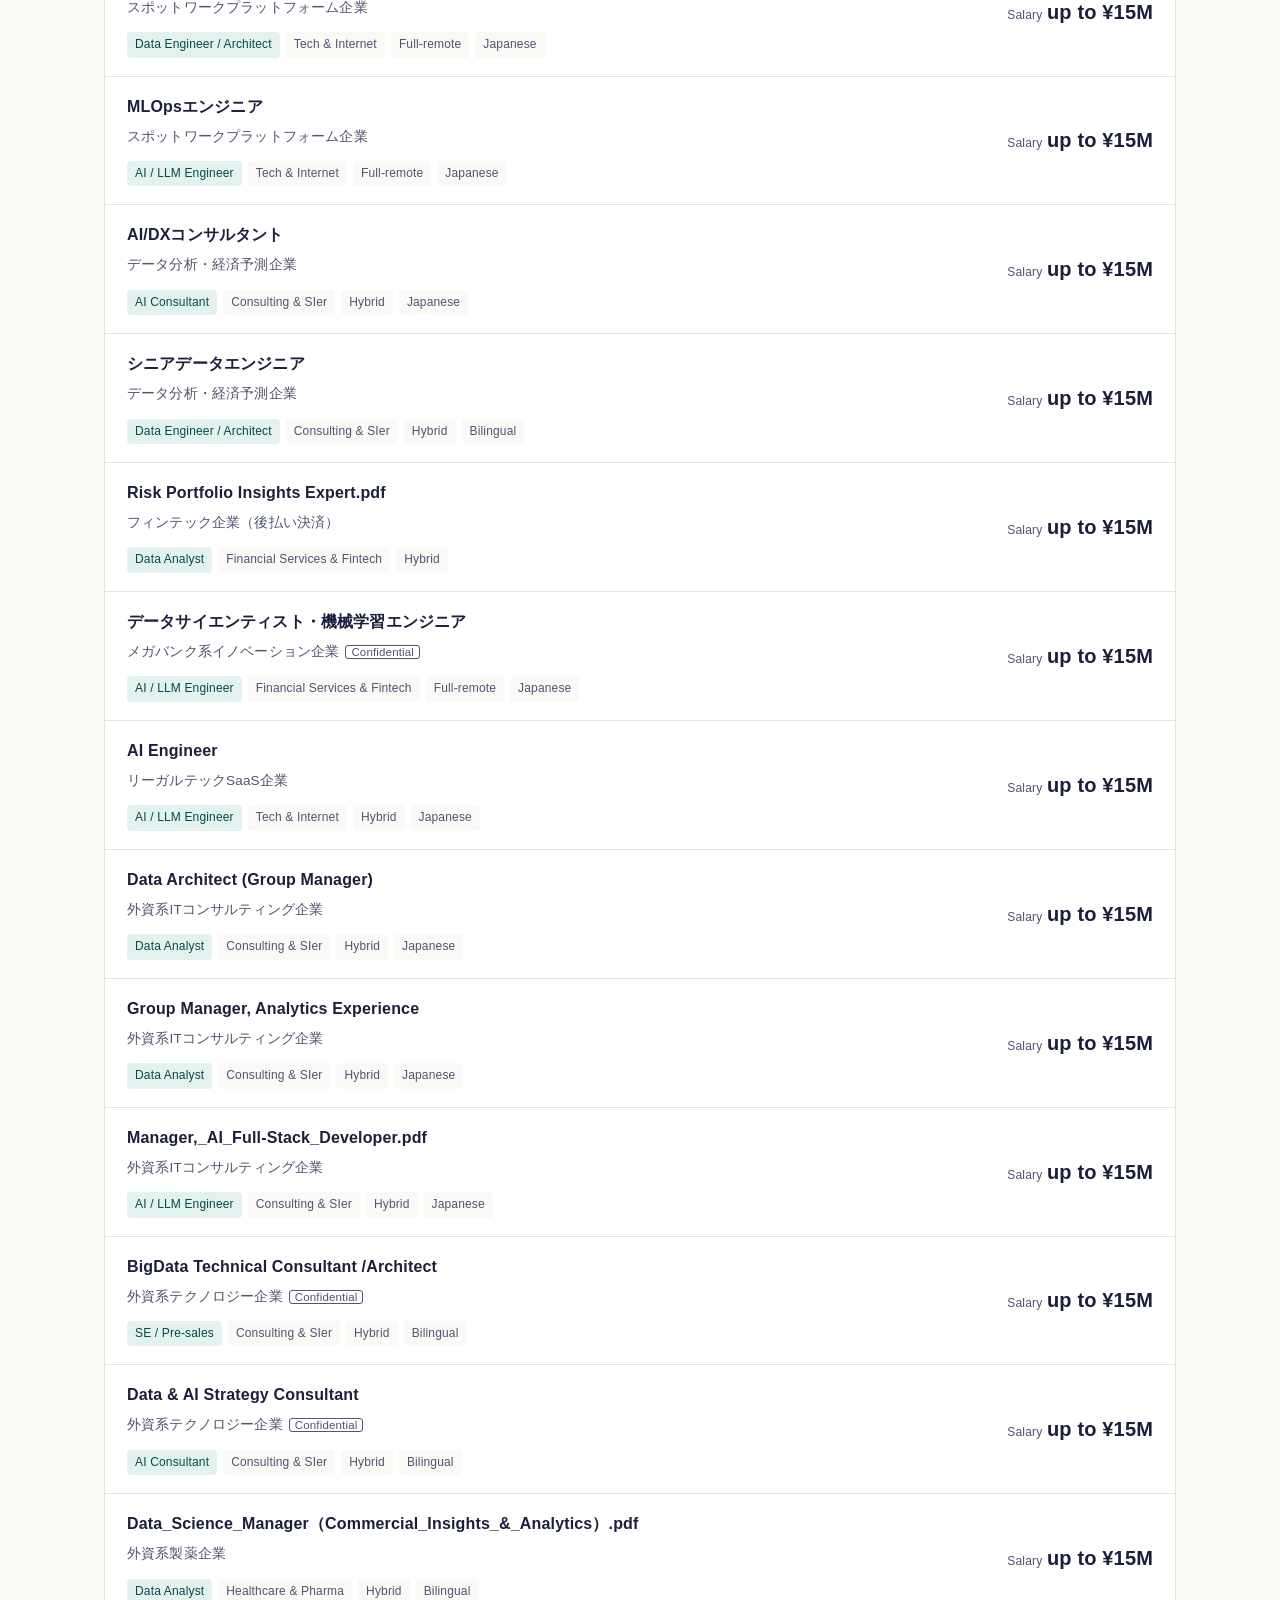
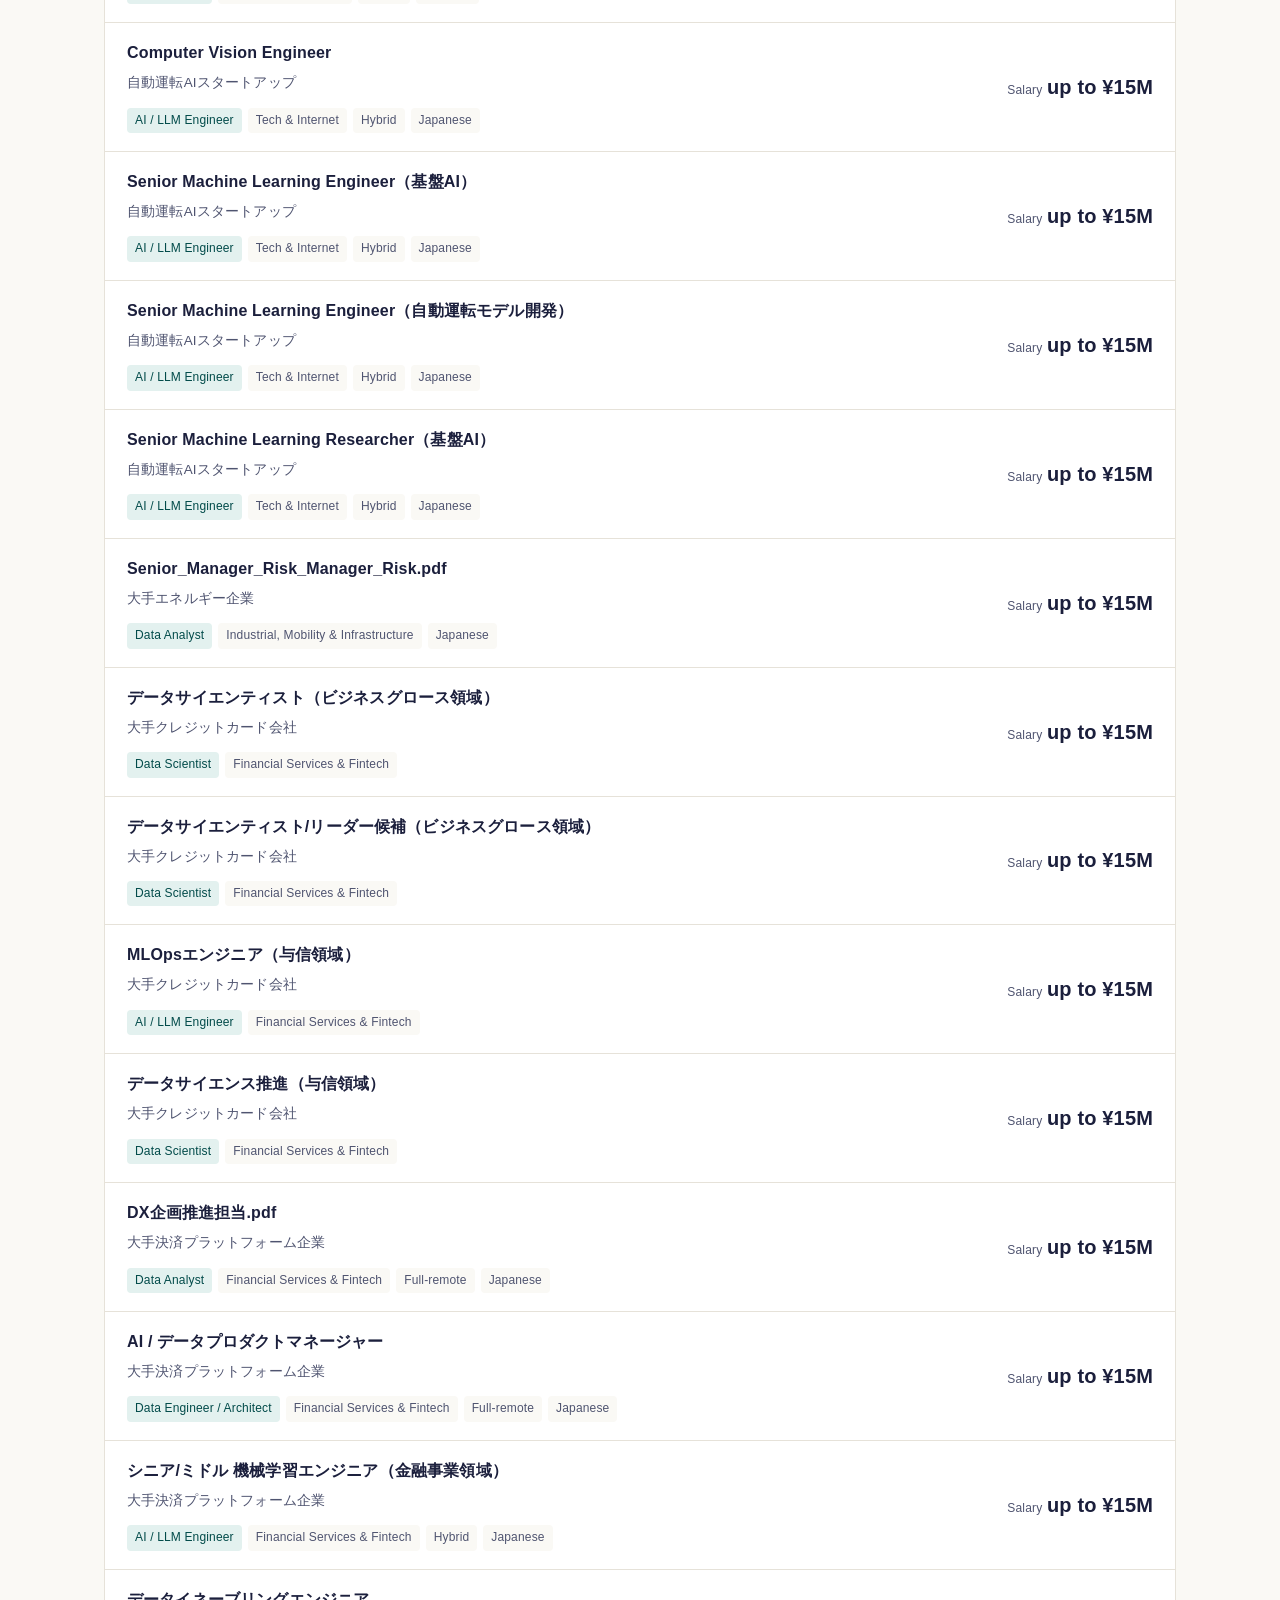
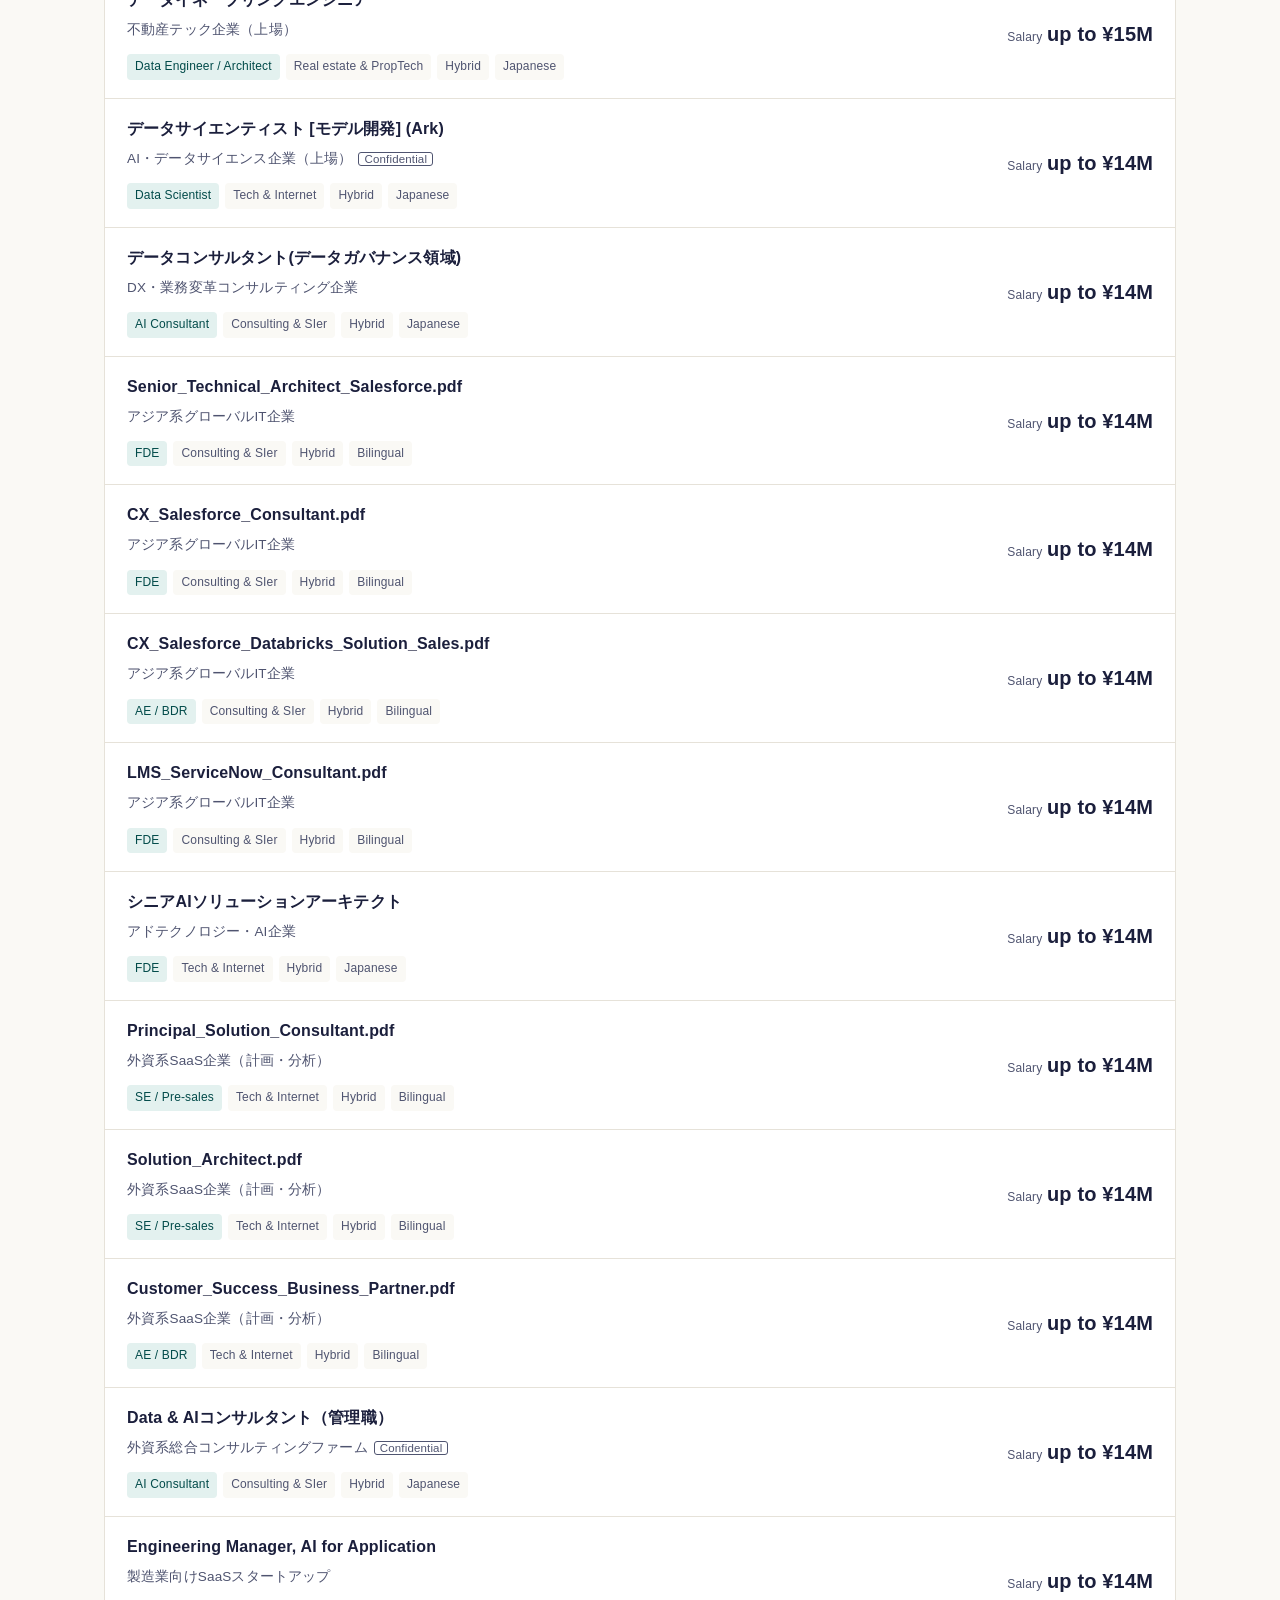
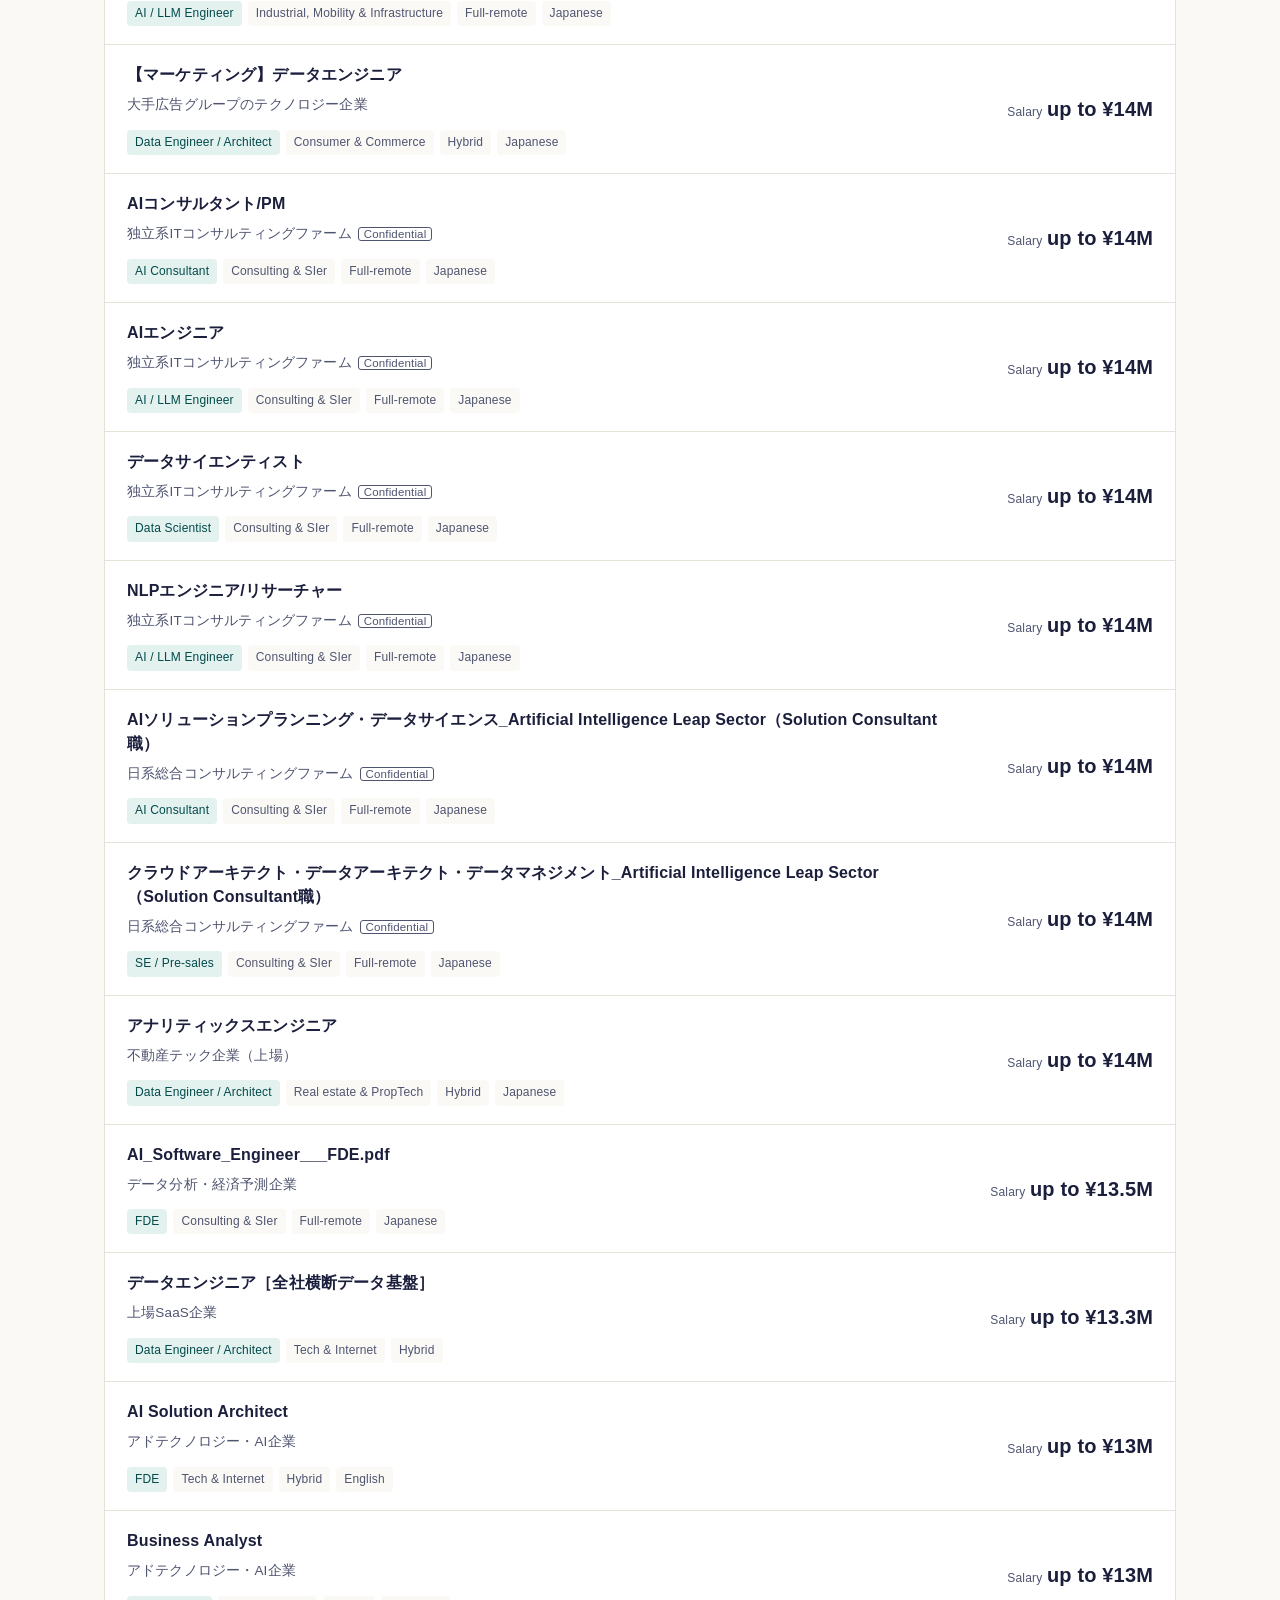
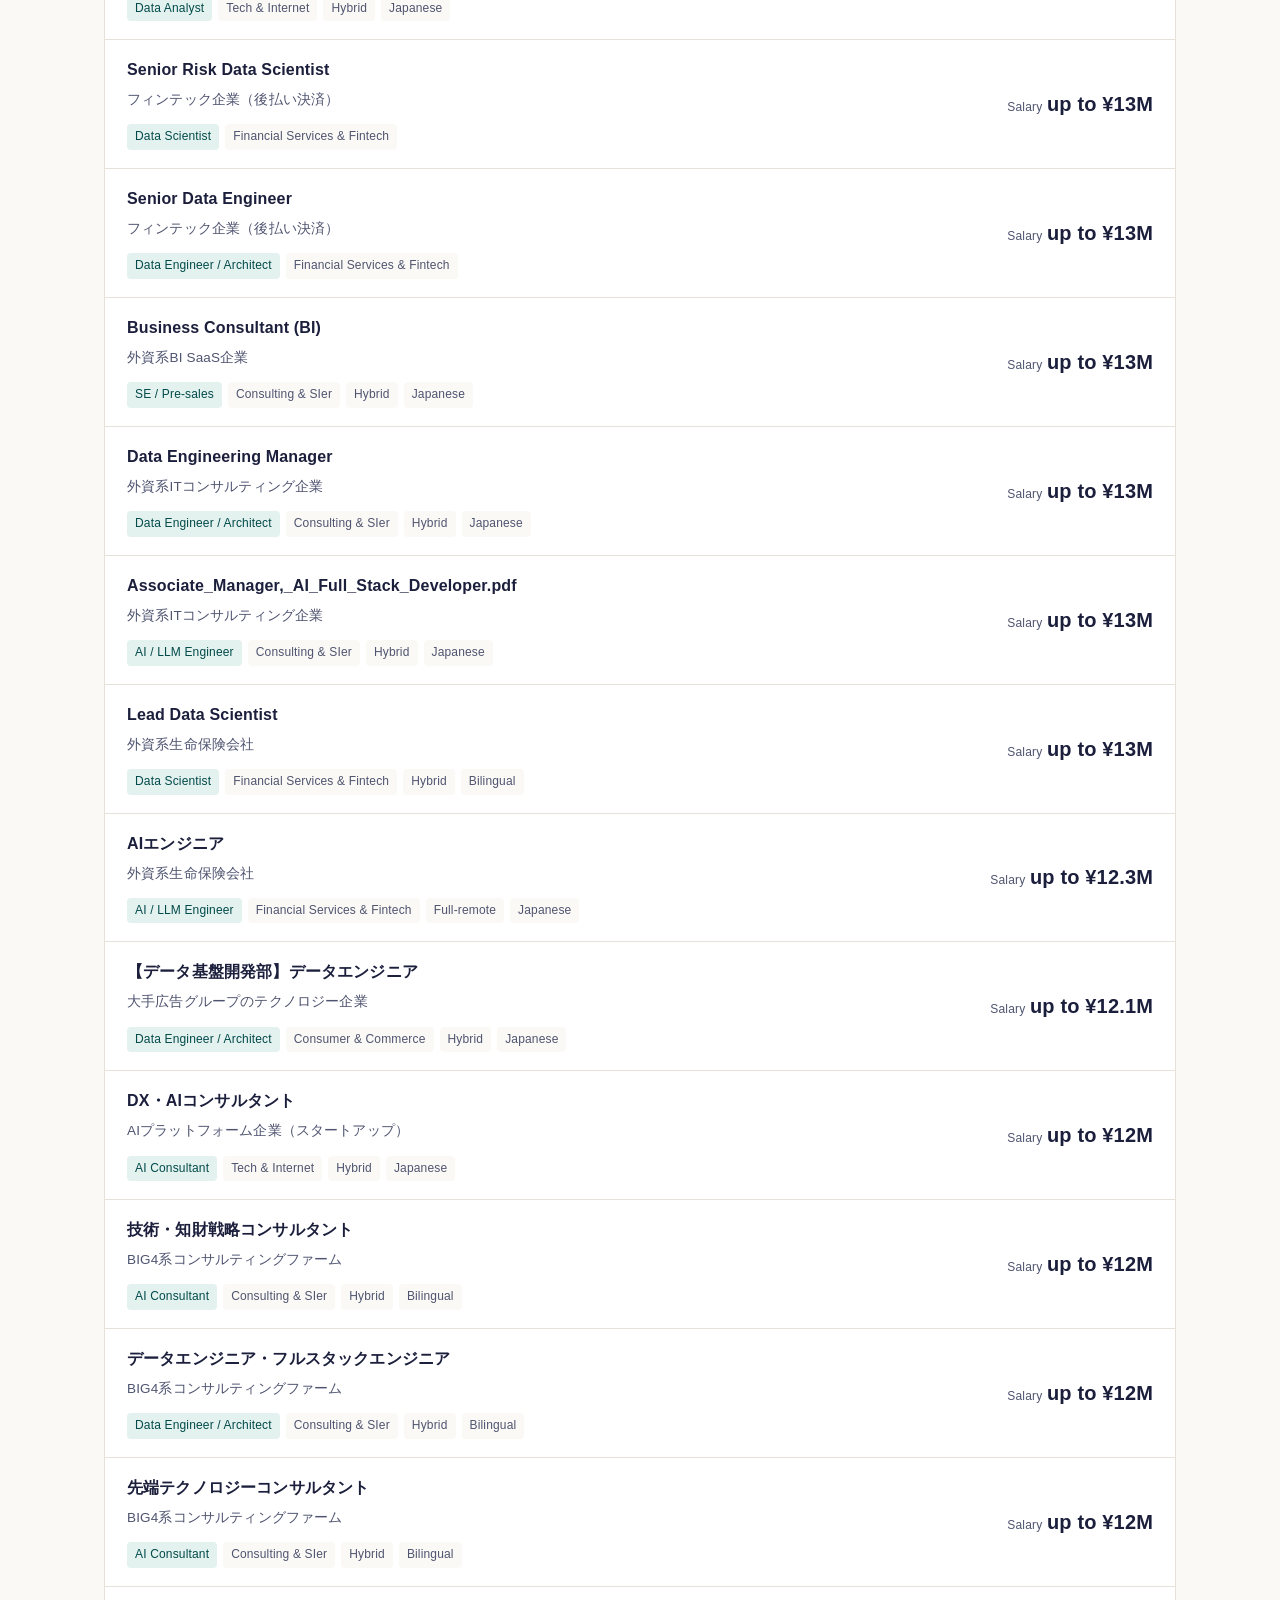
<file: en/jobs.html>
<!doctype html>
<html lang="en">
<head>
<meta charset="utf-8">
<meta name="viewport" content="width=device-width,initial-scale=1">
<title>Open roles | Tenth Revolution Group Japan</title>
<meta name="description" content="Browse current Data & AI, FDE, data engineering and data science roles. Filter by role, salary and work style.">
<meta property="og:title" content="Open roles | Tenth Revolution Group Japan">
<meta property="og:type" content="website">
<link rel="alternate" hreflang="ja" href="../jobs.html">
<link rel="alternate" hreflang="en" href="jobs.html">

<link rel="stylesheet" href="../assets/style.css">
</head>
<body>
<a class="skip" href="#results">Skip to content</a>

<header class="site-head">
  <div class="wrap">
    <button class="menu-toggle" aria-expanded="false" aria-controls="nav">Menu</button>
    <a class="btn btn-primary btn-sm head-cta" href="index.html#contact">Contact</a>
    <nav class="nav" id="nav">
      <a href="index.html">Home</a>
      <a href="job-change.html">For candidates</a>
      <a href="jobs.html" aria-current="page">Open roles</a>
      <a href="hiring.html">For employers</a>
      <span class="lang" role="group" aria-label="Language"><a href="../jobs.html" hreflang="ja" lang="ja">日本語</a><a href="jobs.html" hreflang="en" lang="en" class="on">EN</a></span>
      <a class="btn btn-primary btn-sm nav-cta" href="index.html#contact">Contact</a>
    </nav>
  </div>
</header>

<main id="main">

  <div class="wrap jobs-hero">
    <h1>Open roles</h1>
    <p>These are a selection of the roles we can introduce. Salary shows the employer budget ceiling and depends on experience. Open any role to ask us about it directly.</p>
    <div class="jobs-summary">
      <div><b id="s-total">—</b> roles</div>
      <div><b id="s-fde">—</b> FDE / implementation roles</div>
      <div><b id="s-high">—</b> roles at ¥15M+</div>
      <div><b id="s-upd">—</b> updated</div>
    </div>
  </div>

  <div class="filters" role="search" aria-label="Filter roles">
    <div class="wrap">
      <div class="f-row">
        <label class="f-search"><span class="skip">Keyword</span><input id="q" type="search" placeholder="Search by role, company or skill (e.g. LLM, Databricks, credit)"></label>
        <select id="industry" aria-label="Industry"><option value="">All industries</option></select>
        <select id="style" aria-label="Work style"><option value="">Work style: all</option></select>
        <select id="lang" aria-label="Language"><option value="">Language: all</option></select>
        <label class="f-salary">Salary <input id="sal" type="range" min="0" max="2500" step="100" value="0" aria-describedby="sal-v"> <span id="sal-v" class="num">Any</span></label>
        <select id="sort" aria-label="Sort"><option value="sal">Salary: high to low</option><option value="co">Company A–Z</option></select>
      </div>
      <div class="chips" id="chips" role="group" aria-label="Role type"></div>
    </div>
  </div>

  <div class="wrap" id="results">
    <div class="result-bar"><span><b id="count">0</b> roles</span><button class="f-reset" id="reset" type="button">Clear filters</button></div>
    <ul class="job-list" id="list"></ul>
  </div>

<section class="dark" style="padding:64px 0">
  <div class="wrap contact">
    <div>
      <h2 style="font-size:clamp(24px,3vw,34px)">Can't find a match? Talk to us.</h2>
      <p class="muted" style="margin-top:12px">We also hold confidential roles and positions that are about to open. Based on your background, we will suggest roles that fit.</p>
    </div>
    <div><a class="btn btn-primary" href="#" data-mail="Career inquiry (from Open roles)">Talk about your career</a></div>
  </div>
</section>

</main>

<footer class="site-foot">
  <div class="wrap">
    <div>
      <p><strong style="color:#fff">Tenth Revolution Group Japan</strong></p>
      <p>Operated by Frank Recruitment Group K.K.</p>
    </div>
    <div>
      <p><a href="job-change.html">Job change guide</a>　<a href="jobs.html">Open roles</a>　<a href="hiring.html">For employers</a></p>
      <p>© Tenth Revolution Group</p>
    </div>
  </div>
</footer>

<script src="../data/jobs.js"></script>
<script src="../assets/data-loader.js"></script>
<script src="../assets/site.js"></script>
<script src="../assets/auth-config.js"></script>
<script src="../assets/auth.js"></script>

<script src="../assets/jobs.js"></script>
</body>
</html>
</file>
<file: assets/style.css>
/* ===== Tokens ===== */
:root{
  --ink:#1B1F3C;        /* 本文・見出し（Tenth Revolution ネイビー） */
  --ink-2:#4F5470;      /* 補足テキスト */
  --line:#E6E2D9;       /* 罫線 */
  --paper:#FAF9F5;      /* 背景（クリーム） */
  --card:#FFFFFF;
  --teal:#036765;       /* アクション・リンク（明るい背景用） */
  --teal-deep:#024B4A;
  --teal-soft:#E3F1EF;
  --mint:#8AFC96;       /* 濃色背景のアクセント */
  --coral:#D8644D;      /* 数字・強調（大きい文字用） */
  --coral-deep:#B3472F; /* 小さい文字用 */
  --coral-soft:#F8E4DE;
  --night:#1B1F3C;      /* 濃色セクション */
  --radius-s:6px;
  --radius-l:14px;
  --wrap:1120px;
  --jp:"Helvetica Neue",Helvetica,Arial,"Hiragino Kaku Gothic ProN","Hiragino Sans","Yu Gothic Medium","Yu Gothic",Meiryo,sans-serif;
  --num:"Helvetica Neue",Helvetica,Arial,sans-serif;
}
*{box-sizing:border-box}
html{scroll-behavior:smooth}
body{margin:0;background:var(--paper);color:var(--ink);font-family:var(--jp);font-size:16px;line-height:1.8;letter-spacing:.01em;-webkit-font-smoothing:antialiased}
img{max-width:100%}
a{color:var(--teal)}
a:focus-visible,button:focus-visible,input:focus-visible,select:focus-visible,summary:focus-visible{outline:3px solid var(--teal);outline-offset:2px;border-radius:4px}
.wrap{max-width:var(--wrap);margin:0 auto;padding:0 24px}
.num{font-family:var(--num);font-feature-settings:"tnum";letter-spacing:0}
h1,h2,h3{line-height:1.35;letter-spacing:.01em;margin:0}
p{margin:0 0 1em}
.muted{color:var(--ink-2)}
.skip{position:absolute;left:-999px}.skip:focus{left:16px;top:16px;background:#fff;padding:8px 12px;z-index:99}

/* ===== Header ===== */
.site-head{position:sticky;top:0;z-index:40;background:rgba(244,246,248,.92);backdrop-filter:blur(8px);border-bottom:1px solid var(--line)}
.site-head .wrap{display:flex;align-items:center;gap:24px;height:64px}
.brand{display:flex;flex-direction:column;line-height:1.1;text-decoration:none;color:var(--ink);font-weight:700}
.brand span{font-family:var(--num);font-size:17px;letter-spacing:.01em}
.brand small{font-size:11px;color:var(--ink-2);font-weight:500;letter-spacing:.08em}
.nav{display:flex;gap:22px;margin-left:auto;align-items:center}
.nav a{color:var(--ink);text-decoration:none;font-size:14px;font-weight:500}
.nav a:hover{color:var(--teal)}
.nav a[aria-current="page"]{color:var(--teal);font-weight:700}
.btn{display:inline-flex;align-items:center;justify-content:center;gap:8px;padding:12px 22px;border-radius:999px;font-weight:700;font-size:15px;text-decoration:none;border:2px solid transparent;cursor:pointer;font-family:var(--jp);transition:background .15s,color .15s}
.btn-primary{background:var(--teal);color:#fff}
.btn-primary:hover{background:var(--teal-deep)}
.btn-ghost{border-color:var(--ink);color:var(--ink);background:transparent}
.btn-ghost:hover{background:var(--ink);color:#fff}
.btn-sm{padding:8px 16px;font-size:14px}
.menu-toggle{display:none;white-space:nowrap;margin-left:auto;background:none;border:1px solid var(--line);border-radius:8px;padding:6px 10px;font:inherit;font-size:14px}
@media (max-width:820px){
  .menu-toggle{display:block}
  .nav{display:none;position:absolute;top:64px;left:0;right:0;background:var(--paper);flex-direction:column;align-items:flex-start;padding:16px 24px 24px;border-bottom:1px solid var(--line);gap:14px}
  .nav.open{display:flex}
}

/* ===== Hero ===== */
.hero{padding:72px 0 56px}
.hero .wrap{display:grid;grid-template-columns:1.15fr .85fr;gap:56px;align-items:center}
.hero h1{font-size:clamp(34px,5.2vw,60px);font-weight:900;letter-spacing:-.01em;line-height:1.22}
.hero h1 .line{display:block}
.hero .lead{font-size:17px;color:var(--ink-2);max-width:34em;margin:24px 0 32px}
.hero .cta{display:flex;gap:12px;flex-wrap:wrap}
.hero-verbs{display:flex;gap:10px;margin-top:36px;flex-wrap:wrap}
.hero-verbs a{display:flex;gap:10px;align-items:baseline;text-decoration:none;color:var(--ink);border:1px solid var(--line);background:var(--card);padding:10px 14px;border-radius:var(--radius-s);font-size:14px}
.hero-verbs a b{font-size:18px}
.hero-verbs a:hover{border-color:var(--teal)}

/* Ticker: 実データの求人を流す */
.ticker{background:var(--night);color:#E8ECF5;border-radius:var(--radius-l);padding:20px 0 0;overflow:hidden;box-shadow:0 30px 60px -30px rgba(15,26,51,.55)}
.ticker-head{display:flex;justify-content:space-between;align-items:baseline;padding:0 22px 12px;font-size:13px;color:#A9B4CC;border-bottom:1px solid rgba(255,255,255,.08)}
.ticker-head strong{color:#fff;font-size:15px}
.ticker-window{height:360px;overflow:hidden;position:relative;mask-image:linear-gradient(to bottom,transparent,#000 12%,#000 88%,transparent)}
.ticker-list{list-style:none;margin:0;padding:0;animation:scrollUp 60s linear infinite}
.ticker:hover .ticker-list{animation-play-state:paused}
.ticker-list li{display:grid;grid-template-columns:1fr auto;gap:4px 16px;padding:12px 22px;border-bottom:1px solid rgba(255,255,255,.06)}
.ticker-list .t-title{font-size:14px;font-weight:700;color:#fff;white-space:nowrap;overflow:hidden;text-overflow:ellipsis}
.ticker-list .t-co{font-size:12px;color:#A9B4CC;white-space:nowrap;overflow:hidden;text-overflow:ellipsis}
.ticker-list .t-sal{grid-row:1/3;grid-column:2;align-self:center;font-family:var(--num);font-weight:600;color:var(--mint);font-size:15px;text-align:right}
.ticker-foot{padding:14px 22px;font-size:13px;background:rgba(255,255,255,.04)}
.ticker-foot a{color:#fff}
@keyframes scrollUp{from{transform:translateY(0)}to{transform:translateY(-50%)}}
@media (prefers-reduced-motion:reduce){.ticker-list{animation:none}.ticker-window{overflow-y:auto}}
@media (max-width:900px){.hero .wrap{grid-template-columns:1fr;gap:40px}.ticker-window{height:280px}}

/* ===== Sections ===== */
section{padding:88px 0}
.sec-head{max-width:720px;margin-bottom:44px}
.sec-head h2{font-size:clamp(26px,3.4vw,38px);font-weight:900}
.sec-head p{color:var(--ink-2);margin-top:14px}
.band{background:var(--card);border-top:1px solid var(--line);border-bottom:1px solid var(--line)}
.dark{background:var(--night);color:#E8ECF5}
.dark .sec-head p,.dark .muted{color:#A9B4CC}
.dark a{color:#fff}

/* Stats strip (会社資料の数値) */
.stats{display:grid;grid-template-columns:repeat(4,1fr);border-top:2px solid var(--ink)}
.stat{padding:22px 20px 22px 0;border-right:1px solid var(--line)}
.stat + .stat{padding-left:20px}
.stat:last-child{border-right:0}
.stat b{display:block;font-family:var(--num);font-size:clamp(30px,3.6vw,44px);font-weight:600;line-height:1.1;letter-spacing:-.02em}
.stat span{font-size:13px;color:var(--ink-2)}
.stats-note{font-size:12px;color:var(--ink-2);margin-top:12px}
@media (max-width:720px){.stats{grid-template-columns:1fr 1fr}.stat:nth-child(2){border-right:0}.stat:nth-child(3){padding-left:0}.stat{border-bottom:1px solid var(--line)}}

/* Services: 3つの動詞 */
.services{display:grid;grid-template-columns:repeat(3,1fr);gap:0;border:1px solid var(--line);border-radius:var(--radius-l);background:var(--card);overflow:hidden}
.svc{padding:34px 30px 30px;border-right:1px solid var(--line);display:flex;flex-direction:column}
.svc:last-child{border-right:0}
.svc .verb{font-size:56px;font-weight:900;line-height:1;color:var(--teal);margin-bottom:18px}
.svc h3{font-size:21px;font-weight:900;margin-bottom:4px}
.svc .en{font-family:var(--num);font-size:13px;color:var(--ink-2);margin-bottom:16px}
.svc ul{list-style:none;padding:0;margin:0 0 20px;border-top:1px solid var(--line)}
.svc li{padding:10px 0;border-bottom:1px solid var(--line);font-size:14.5px;line-height:1.6}
.svc li b{display:block;font-size:15px}
.svc .fit{margin-top:auto;font-size:13.5px;background:var(--paper);padding:12px 14px;border-radius:var(--radius-s)}
.svc .fit strong{display:block;font-size:12px;color:var(--ink-2);font-weight:700;margin-bottom:2px}
.sow{margin-top:20px;display:flex;justify-content:space-between;align-items:center;gap:24px;flex-wrap:wrap;padding:22px 28px;border-radius:var(--radius-l);border:1px dashed var(--ink-2)}
.sow h3{font-size:18px;font-weight:900}
.sow p{margin:4px 0 0;font-size:14.5px;color:var(--ink-2)}
@media (max-width:900px){.services{grid-template-columns:1fr}.svc{border-right:0;border-bottom:1px solid var(--line)}.svc:last-child{border-bottom:0}}

/* Focus roles */
.roles{display:grid;grid-template-columns:repeat(auto-fit,minmax(240px,1fr));gap:1px;background:var(--line);border:1px solid var(--line);border-radius:var(--radius-l);overflow:hidden}
.role{background:var(--card);padding:24px;text-decoration:none;color:var(--ink);display:flex;flex-direction:column;gap:6px}
.role:hover{background:#FDFCF9}
.role h3{font-size:17px;font-weight:700}
.role p{font-size:14px;color:var(--ink-2);margin:0}
.role .meta{margin-top:auto;padding-top:12px;display:flex;justify-content:space-between;font-size:13px;color:var(--ink-2)}
.role .meta b{font-family:var(--num);color:var(--ink);font-size:15px}
.role.lead{background:var(--night);color:#fff;grid-column:span 2}
.role.lead p,.role.lead .meta{color:#A9B4CC}
.role.lead .meta b{color:var(--mint)}
.role.lead h3{font-size:22px}
@media (max-width:600px){.role.lead{grid-column:auto}}

/* Revolent */
.rev-grid{display:grid;grid-template-columns:1fr 1fr;gap:56px;align-items:start}
.steps{list-style:none;padding:0;margin:0;counter-reset:s}
.steps li{position:relative;padding:0 0 26px 64px;counter-increment:s}
.steps li::before{content:counter(s);position:absolute;left:0;top:-2px;width:42px;height:42px;border-radius:50%;border:2px solid var(--mint);color:var(--mint);font-family:var(--num);font-weight:600;font-size:18px;display:grid;place-items:center}
.steps li:not(:last-child)::after{content:"";position:absolute;left:20px;top:44px;bottom:6px;width:2px;background:rgba(138,252,150,.35)}
.steps h3{font-size:19px;font-weight:900;color:#fff}
.steps h3 small{font-family:var(--num);font-size:12px;color:#A9B4CC;font-weight:500;margin-left:8px;letter-spacing:.06em}
.steps p{margin:6px 0 0;font-size:14.5px;color:#C9D1E3}
.tabs{display:flex;gap:6px;flex-wrap:wrap;margin-bottom:14px}
.tabs button{font:inherit;font-size:14px;padding:8px 14px;border-radius:999px;border:1px solid rgba(255,255,255,.25);background:transparent;color:#E8ECF5;cursor:pointer}
.tabs button[aria-selected="true"]{background:var(--mint);color:var(--night);border-color:var(--mint);font-weight:700}
.platform{background:rgba(255,255,255,.05);border:1px solid rgba(255,255,255,.1);border-radius:var(--radius-l);padding:24px}
.platform .from{font-size:13px;color:#A9B4CC;margin-bottom:6px}
.platform .from b{color:#fff;font-weight:500}
.platform .arrow{font-size:13px;color:var(--mint);margin:10px 0}
.platform .to{font-size:20px;font-weight:900;color:#fff}
.platform .certs{display:flex;flex-wrap:wrap;gap:6px;margin-top:14px}
.platform .certs span{font-family:var(--num);font-size:12.5px;padding:3px 9px;border-radius:4px;background:rgba(138,252,150,.14);color:#CFF9D4}
.rev-terms{margin-top:22px;display:grid;grid-template-columns:1fr 1fr;gap:12px;font-size:14px}
.rev-terms div{border-top:1px solid rgba(255,255,255,.15);padding-top:10px}
.rev-terms b{display:block;color:#fff;font-size:15px}
.rev-stats{display:grid;grid-template-columns:repeat(5,1fr);margin-top:56px;border-top:1px solid rgba(255,255,255,.18)}
.rev-stats div{padding:18px 12px 0 0}
.rev-stats b{display:block;font-family:var(--num);font-size:32px;font-weight:600;color:var(--mint);line-height:1.1}
.rev-stats span{font-size:12.5px;color:#A9B4CC}
@media (max-width:900px){.rev-grid{grid-template-columns:1fr;gap:36px}.rev-stats{grid-template-columns:repeat(3,1fr);row-gap:16px}}

/* Patterns (ケース) */
.patterns{display:grid;grid-template-columns:1fr 1fr;gap:20px}
.pattern{background:var(--card);border:1px solid var(--line);border-radius:var(--radius-l);padding:28px}
.pattern .who{font-size:13px;color:var(--ink-2)}
.pattern h3{font-size:19px;font-weight:900;margin:6px 0 16px}
.pattern dl{margin:0;display:grid;grid-template-columns:5.5em 1fr;gap:8px 12px;font-size:14.5px;line-height:1.65}
.pattern dt{font-weight:700;color:var(--ink-2)}
.pattern dd{margin:0}
.pattern .model{display:inline-block;margin-top:18px;font-size:13px;font-weight:700;color:var(--teal);background:var(--teal-soft);padding:4px 10px;border-radius:4px}
@media (max-width:820px){.patterns{grid-template-columns:1fr}}

/* Process */
.process{list-style:none;padding:0;margin:0;display:grid;grid-template-columns:repeat(5,1fr);gap:0;counter-reset:p;border-top:2px solid var(--ink)}
.process li{counter-increment:p;padding:18px 18px 0 0}
.process li::before{content:counter(p,decimal-leading-zero);font-family:var(--num);font-weight:600;color:var(--teal);font-size:14px;display:block;margin-bottom:6px}
.process h3{font-size:16px;font-weight:900;margin-bottom:6px}
.process p{font-size:13.5px;color:var(--ink-2);line-height:1.7}
@media (max-width:820px){.process{grid-template-columns:1fr 1fr;row-gap:12px}}

/* Candidates */
.cand{display:grid;grid-template-columns:1fr 1fr;gap:48px;align-items:start}
.checks{list-style:none;padding:0;margin:0}
.checks li{padding:14px 0 14px 34px;border-bottom:1px solid var(--line);position:relative;font-size:15px}
.checks li::before{content:"";position:absolute;left:4px;top:21px;width:14px;height:8px;border-left:2.5px solid var(--teal);border-bottom:2.5px solid var(--teal);transform:rotate(-45deg)}
.checks b{display:block}
@media (max-width:820px){.cand{grid-template-columns:1fr}}

/* Contact */
.contact{display:grid;grid-template-columns:1.1fr .9fr;gap:48px;align-items:center}
.contact h2{font-size:clamp(28px,3.6vw,42px);font-weight:900}
.contact-box{background:rgba(255,255,255,.05);border:1px solid rgba(255,255,255,.12);border-radius:var(--radius-l);padding:28px}
.contact-box a.mail{font-family:var(--num);font-size:18px;word-break:break-all}
.contact-box .row{padding:12px 0;border-bottom:1px solid rgba(255,255,255,.1);font-size:14px}
.contact-box .row:last-child{border-bottom:0}
.contact-box .row span{display:block;color:#A9B4CC;font-size:12px}
@media (max-width:820px){.contact{grid-template-columns:1fr}}

/* Footer */
.site-foot{background:#12152B;color:#A9B4CC;font-size:13px;padding:40px 0}
.site-foot .wrap{display:flex;justify-content:space-between;gap:24px;flex-wrap:wrap}
.site-foot a{color:#E8ECF5}
.site-foot p{margin:0 0 4px}

/* ===== Jobs page ===== */
.jobs-hero{padding-top:52px;padding-bottom:28px}
.jobs-hero h1{font-size:clamp(28px,4vw,44px);font-weight:900}
.jobs-hero p{color:var(--ink-2);max-width:44em;margin-top:12px}
.jobs-summary{display:flex;gap:28px;flex-wrap:wrap;margin-top:22px;font-size:13px;color:var(--ink-2)}
.jobs-summary b{display:block;font-family:var(--num);font-size:28px;color:var(--ink);font-weight:600;line-height:1.1}
.filters{position:sticky;top:64px;z-index:30;background:var(--paper);border-top:1px solid var(--line);border-bottom:1px solid var(--line);padding:14px 0}
.filters .wrap{display:flex;flex-direction:column;gap:12px}
.f-row{display:flex;gap:10px;flex-wrap:wrap;align-items:center}
.f-search{flex:1 1 280px;position:relative}
.f-search input{width:100%;font:inherit;font-size:15px;padding:10px 14px;border:1px solid var(--line);border-radius:var(--radius-s);background:var(--card)}
.f-row select{font:inherit;font-size:14px;padding:9px 10px;border:1px solid var(--line);border-radius:var(--radius-s);background:var(--card);color:var(--ink)}
.f-salary{display:flex;align-items:center;gap:8px;font-size:14px;white-space:nowrap}
.f-salary input{width:140px;accent-color:var(--teal)}
.chips{display:flex;gap:6px;overflow-x:auto;padding-bottom:2px;scrollbar-width:thin}
.chip{font:inherit;font-size:13.5px;white-space:nowrap;padding:6px 12px;border-radius:999px;border:1px solid var(--line);background:var(--card);color:var(--ink);cursor:pointer}
.chip[aria-pressed="true"]{background:var(--ink);color:#fff;border-color:var(--ink)}
.chip .c{font-family:var(--num);opacity:.6;margin-left:4px}
.f-reset{font:inherit;font-size:13px;background:none;border:0;color:var(--teal);text-decoration:underline;cursor:pointer;padding:4px}
.result-bar{display:flex;justify-content:space-between;align-items:center;padding:20px 0 10px;font-size:14px;color:var(--ink-2)}
.result-bar b{font-family:var(--num);color:var(--ink);font-size:18px}
.job-list{list-style:none;margin:0 0 64px;padding:0;background:var(--card);border:1px solid var(--line);border-radius:var(--radius-l);overflow:hidden}
.job{border-bottom:1px solid var(--line)}
.job:last-child{border-bottom:0}
.job details > summary{list-style:none;display:grid;grid-template-columns:1fr 180px;gap:6px 24px;padding:18px 22px;cursor:pointer}
.job details > summary::-webkit-details-marker{display:none}
.job details[open] > summary{background:#FDFCF9}
.job .j-title{font-weight:700;font-size:16px;line-height:1.5}
.job .j-co{font-size:13.5px;color:var(--ink-2)}
.job .j-co .conf{font-size:11.5px;border:1px solid var(--ink-2);border-radius:3px;padding:0 5px;margin-left:6px}
.job .j-tags{display:flex;gap:6px;flex-wrap:wrap;margin-top:6px}
.job .j-tags span{font-size:12px;padding:2px 8px;border-radius:4px;background:var(--paper);color:var(--ink-2)}
.job .j-tags span.cat{background:var(--teal-soft);color:var(--teal-deep)}
.job .j-sal{grid-column:2;grid-row:1/4;align-self:center;text-align:right}
.job .j-sal b{font-family:var(--num);font-size:20px;font-weight:600}
.job .j-sal small{font-size:12px;color:var(--ink-2)}
.job .bar{height:6px;border-radius:3px;background:var(--coral-soft);margin-top:6px;overflow:hidden}
.job .bar i{display:block;height:100%;background:var(--coral)}
.job .j-body{padding:0 22px 20px;display:flex;justify-content:space-between;gap:24px;flex-wrap:wrap;align-items:flex-end;background:#FDFCF9}
.job .j-body p{margin:0;font-size:14px;color:var(--ink-2);max-width:46em}
.empty{padding:48px 22px;text-align:center;color:var(--ink-2)}
@media (max-width:640px){.job details > summary{grid-template-columns:1fr}.job .j-sal{grid-column:1;grid-row:auto;text-align:left}.job .bar{max-width:180px}.filters{position:static}}

/* ===== Legal page ===== */
.legal{padding-top:56px;padding-bottom:88px}
.legal h1{font-size:32px;font-weight:900;margin-bottom:24px}
.legal h2{font-size:20px;font-weight:900;margin:40px 0 12px}
.legal table{width:100%;border-collapse:collapse;background:var(--card);font-size:14.5px}
.legal th,.legal td{border:1px solid var(--line);padding:12px 14px;text-align:left;vertical-align:top}
.legal th{width:32%;background:#F4F1EA;font-weight:700}
.todo{background:#FFF4D6;color:#7A4B00;padding:1px 6px;border-radius:3px;font-weight:700}

@media (max-width:640px){
  .brand small{display:none}
  .f-row select,.f-salary{flex:1 1 calc(50% - 5px)}
  .f-salary input{width:auto;flex:1}
  .jobs-summary{gap:18px}
}

/* ==========================================================
   Theme v2 — tenthrevolution.com の配色に合わせた上書き
   navy #1B1F3C / teal #036765 / mint #8AFC96 / coral #D8644D / cream #FAF9F5
   ========================================================== */
.site-head{background:var(--night);border-bottom:1px solid rgba(255,255,255,.08);backdrop-filter:none}
.brand{color:#fff}
.brand small{color:#9FA6C8}
.nav a{color:#E8EBF7}
.nav a:hover,.nav a[aria-current="page"]{color:var(--mint)}
.menu-toggle{color:#fff;border-color:rgba(255,255,255,.3)}
@media (max-width:820px){.nav{background:var(--night);border-bottom:1px solid rgba(255,255,255,.1)}}
.btn-primary:hover{background:var(--teal-deep)}
.site-head .btn-primary,.dark .btn-primary,.hero .btn-primary,.page-hero .btn-primary{background:var(--mint);color:var(--night)}
.site-head .btn-primary:hover,.dark .btn-primary:hover,.hero .btn-primary:hover,.page-hero .btn-primary:hover{background:#B4FFBC}
.hero .btn-ghost,.page-hero .btn-ghost,.dark .btn-ghost{border-color:rgba(255,255,255,.7);color:#fff}
.hero .btn-ghost:hover,.page-hero .btn-ghost:hover,.dark .btn-ghost:hover{background:#fff;color:var(--night)}
.dark{background:linear-gradient(180deg,var(--night) 0%,#142B3F 100%)}
.dark a:not(.btn){color:#fff}

/* Hero */
.hero{background:linear-gradient(180deg,var(--night) 0%,var(--night) 38%,#0C5D5E 100%);color:#fff;padding:84px 0 76px}
.hero h1{font-size:clamp(32px,4.8vw,54px)}
.hero h1 em,.page-hero h1 em{font-style:normal;color:var(--mint)}
.hero .eyebrow,.page-hero .eyebrow{font-family:var(--num);font-size:13px;font-weight:600;letter-spacing:.12em;color:var(--mint);margin:0 0 14px}
.hero .lead{color:#D5D9EE}
.doors{display:grid;grid-template-columns:1fr 1fr;gap:14px;margin-top:36px}
.door{display:block;text-decoration:none;color:#fff;background:rgba(255,255,255,.06);border:1px solid rgba(255,255,255,.18);border-radius:var(--radius-l);padding:18px 20px;transition:border-color .15s,background .15s}
.door:hover{border-color:var(--mint);background:rgba(255,255,255,.1)}
.door small{display:block;font-family:var(--num);font-size:12px;letter-spacing:.1em;color:var(--mint)}
.door b{display:block;font-size:17px;margin:2px 0 4px}
.door span{display:block;font-size:13.5px;color:#C9CEE6;line-height:1.6}
@media (max-width:560px){.doors{grid-template-columns:1fr}}

/* Stats */
.stat b{color:var(--coral)}
.stats{border-top-color:var(--ink)}
.svc .verb{color:var(--coral)}
.process li::before{color:var(--coral-deep)}

/* Light-section teaser (landing) */
.teasers{display:grid;grid-template-columns:repeat(3,1fr);gap:20px}
.teaser{background:var(--card);border:1px solid var(--line);border-radius:var(--radius-l);padding:26px;text-decoration:none;color:var(--ink);display:block}
.teaser:hover{border-color:var(--teal)}
.teaser .verb{font-size:40px;font-weight:900;color:var(--coral);line-height:1}
.teaser h3{font-size:18px;font-weight:900;margin:10px 0 6px}
.teaser p{font-size:14.5px;color:var(--ink-2);margin:0}
.teaser .more{display:inline-block;margin-top:12px;font-size:14px;font-weight:700;color:var(--teal)}
@media (max-width:820px){.teasers{grid-template-columns:1fr}}

/* ===== Job-change guide page ===== */
.page-hero{background:linear-gradient(180deg,var(--night) 0%,#0C5D5E 190%);color:#fff;padding:64px 0 48px}
.page-hero h1{font-size:clamp(30px,4.4vw,48px);font-weight:900;line-height:1.25;max-width:20em}
.page-hero .lead{color:#D5D9EE;max-width:40em;margin:18px 0 0;font-size:17px}
.byline{margin:22px 0 0;font-size:13.5px;color:#B9BFDB}
.byline b{color:#fff}
.page-hero .cta{display:flex;gap:12px;flex-wrap:wrap;margin-top:28px}
.anchors{position:sticky;top:64px;z-index:30;background:var(--paper);border-bottom:1px solid var(--line)}
.anchors .wrap{display:flex;gap:8px;overflow-x:auto;padding-top:10px;padding-bottom:10px;scrollbar-width:thin}
.anchors a{white-space:nowrap;font-size:13.5px;text-decoration:none;color:var(--ink);padding:6px 12px;border-radius:999px;border:1px solid var(--line);background:var(--card)}
.anchors a:hover{border-color:var(--teal);color:var(--teal)}
.guide section{padding:64px 0;scroll-margin-top:120px}
.guide .sec-head{margin-bottom:28px}
.benefits{display:grid;grid-template-columns:repeat(3,1fr);gap:16px}
.benefit{background:var(--card);border:1px solid var(--line);border-radius:var(--radius-l);padding:22px}
.benefit b{display:block;font-size:16px;margin-bottom:4px}
.benefit p{margin:0;font-size:14px;color:var(--ink-2);line-height:1.7}
.benefit .tag{display:block;font-family:var(--num);font-size:12px;font-weight:600;letter-spacing:.08em;color:var(--coral-deep);margin-bottom:6px}
@media (max-width:820px){.benefits{grid-template-columns:1fr}}
.timeline{display:grid;grid-template-columns:2fr 4fr 3fr;gap:6px;margin-top:8px}
.tl{border-radius:var(--radius-s);padding:14px 16px;color:#fff;font-size:13.5px;line-height:1.55}
.tl b{display:block;font-size:15px}
.tl i{font-style:normal;font-family:var(--num);font-size:13px;opacity:.85}
.tl:nth-child(1){background:var(--night)}.tl:nth-child(2){background:var(--teal)}.tl:nth-child(3){background:var(--coral-deep)}
.timeline-note{font-size:13px;color:var(--ink-2);margin-top:10px}
@media (max-width:720px){.timeline{grid-template-columns:1fr}}
.stepx .wrap{border-top:2px solid var(--ink);padding-top:32px}
.stepx .sh{display:flex;gap:16px;align-items:center;margin-bottom:8px}
.stepx .badge{flex:none;width:52px;height:52px;border-radius:50%;background:var(--teal);color:#fff;display:grid;place-items:center;font-family:var(--num);font-weight:700;font-size:22px}
.stepx h2{font-size:clamp(24px,3vw,32px);font-weight:900}
.stepx .en{font-family:var(--num);font-size:12.5px;letter-spacing:.08em;color:var(--ink-2)}
.stepx .intro{max-width:46em;color:var(--ink-2);margin:10px 0 24px}
.cmp{display:grid;grid-template-columns:1fr 1fr;gap:14px;margin:10px 0 24px}
.cmp > div{border-radius:var(--radius-l);padding:18px 20px;font-size:14.5px;line-height:1.7}
.cmp .ng{background:var(--coral-soft)}.cmp .ok{background:var(--teal-soft)}
.cmp small{display:block;font-family:var(--num);font-weight:700;letter-spacing:.1em;font-size:12px;margin-bottom:4px}
.cmp .ng small{color:var(--coral-deep)}.cmp .ok small{color:var(--teal)}
@media (max-width:720px){.cmp{grid-template-columns:1fr}}
.gcard{background:var(--card);border:1px solid var(--line);border-radius:var(--radius-l);padding:22px 24px;margin:0 0 16px}
.gcard h3{font-size:17px;font-weight:900;margin-bottom:8px}
.gcard ul{margin:0;padding-left:1.2em;font-size:15px}
.gcard li{margin:4px 0}
.acc{margin:0 0 10px;background:var(--card);border:1px solid var(--line);border-radius:var(--radius-l)}
.acc summary{cursor:pointer;list-style:none;padding:16px 20px;font-weight:700;font-size:16px;display:flex;justify-content:space-between;gap:12px;align-items:center}
.acc summary::-webkit-details-marker{display:none}
.acc summary::after{content:"+";font-family:var(--num);font-size:22px;color:var(--teal);line-height:1}
.acc[open] summary::after{content:"–"}
.acc .body{padding:0 20px 18px;font-size:15px}
.acc .body ul{margin:6px 0 0;padding-left:1.2em}
.acc .body li{margin:4px 0}
.callout{background:var(--teal-soft);border-left:4px solid var(--teal);border-radius:var(--radius-s);padding:14px 18px;font-size:14.5px;margin:18px 0}
.rules{display:grid;grid-template-columns:1fr 1fr;gap:16px}
@media (max-width:820px){.rules{grid-template-columns:1fr}}
.foot-cta{background:var(--teal-soft);border-radius:var(--radius-l);padding:32px;display:flex;justify-content:space-between;gap:24px;flex-wrap:wrap;align-items:center}
.foot-cta h2{font-size:24px;font-weight:900}

h1,h2,h3{text-wrap:balance}
.hero h1{font-size:clamp(30px,4.2vw,50px)}

/* ===== Language switch ===== */
.lang{display:inline-flex;border:1px solid rgba(255,255,255,.3);border-radius:999px;overflow:hidden}
.lang a{padding:4px 11px;font-size:12.5px;font-weight:700;text-decoration:none;color:#C9CEE6}
.lang a.on{background:var(--mint);color:var(--night)}
.lang a:not(.on):hover{color:#fff}
@media (max-width:820px){.lang{align-self:flex-start}}

/* ===== Employer page: mode tabs ===== */
[hidden]{display:none!important}
.modetabs{display:grid;grid-template-columns:1fr 1fr;gap:12px;margin-top:28px;max-width:720px}
.modetabs button{font:inherit;text-align:left;cursor:pointer;color:#fff;background:rgba(255,255,255,.06);border:1px solid rgba(255,255,255,.22);border-radius:var(--radius-l);padding:14px 18px;transition:border-color .15s,background .15s}
.modetabs button small{display:block;font-family:var(--num);font-size:12px;letter-spacing:.1em;color:var(--mint)}
.modetabs button b{display:block;font-size:16px;margin-top:2px}
.modetabs button:hover{border-color:var(--mint)}
.modetabs button[aria-selected="true"]{background:rgba(138,252,150,.14);border-color:var(--mint)}
@media (max-width:560px){.modetabs{grid-template-columns:1fr}}
.page-hero .lead[hidden]{display:none}

/* Salary table */
.cur-toggle{display:flex;gap:8px;align-items:center;flex-wrap:wrap;margin-bottom:14px}
.cur-toggle button{font:inherit;font-size:13.5px;padding:6px 14px;border-radius:999px;border:1px solid var(--line);background:var(--card);cursor:pointer;color:var(--ink)}
.cur-toggle button[aria-pressed="true"]{background:var(--ink);color:#fff;border-color:var(--ink)}
.cur-note{font-size:12.5px;color:var(--ink-2)}
.tbl-wrap{overflow-x:auto;border:1px solid var(--line);border-radius:var(--radius-l);background:var(--card)}
.stbl{width:100%;border-collapse:collapse;font-size:14.5px;min-width:560px}
.stbl th,.stbl td{padding:12px 16px;text-align:left;border-bottom:1px solid var(--line)}
.stbl th{font-size:12.5px;color:var(--ink-2);font-weight:700;background:#F4F1EA}
.stbl tr:last-child td{border-bottom:0}
.stbl td.num-c{font-family:var(--num);font-weight:600}
.stbl td.top{font-family:var(--num);font-weight:700;color:var(--coral-deep)}

/* Mistake cards / budget / entity */
.mgrid{display:grid;grid-template-columns:1fr 1fr;gap:16px}
.mcard{background:var(--card);border:1px solid var(--line);border-radius:var(--radius-l);padding:22px 24px}
.band .mcard,.band .ocard{background:var(--card)}
.mcard h3{font-size:17px;font-weight:900;margin-bottom:6px}
.mcard p{font-size:14.5px;color:var(--ink-2);margin:0 0 14px}
.do{background:var(--teal-soft);border-radius:var(--radius-s);padding:10px 14px;font-size:14px;line-height:1.65}
.do small{display:block;font-family:var(--num);font-weight:700;letter-spacing:.1em;font-size:11.5px;color:var(--teal);margin-bottom:2px}
@media (max-width:820px){.mgrid{grid-template-columns:1fr}}
.blist{border-top:2px solid var(--ink)}
.blist > div{display:grid;grid-template-columns:14em 1fr;gap:8px 24px;padding:16px 0;border-bottom:1px solid var(--line)}
.blist b{font-size:15.5px}
.blist span{font-size:14.5px;color:var(--ink-2)}
@media (max-width:720px){.blist > div{grid-template-columns:1fr}}
.ogrid{display:grid;grid-template-columns:repeat(3,1fr);gap:16px}
.ocard{background:var(--card);border:1px solid var(--line);border-radius:var(--radius-l);padding:24px}
.ocard .onum{display:grid;place-items:center;width:34px;height:34px;border-radius:50%;background:var(--teal);color:#fff;font-family:var(--num);font-weight:700;margin-bottom:12px}
.ocard h3{font-size:17px;font-weight:900;margin-bottom:6px}
.ocard p{font-size:14.5px;color:var(--ink-2);margin:0 0 14px}
@media (max-width:900px){.ogrid{grid-template-columns:1fr}}
.pattern[hidden]{display:none}

/* ===== ログイン ===== */
.loginbtn{font:inherit;font-size:14px;font-weight:600;color:var(--ink);background:transparent;border:1px solid var(--line);border-radius:999px;padding:6px 14px;cursor:pointer}
.loginbtn:hover{border-color:var(--teal);color:var(--teal)}
.loginbtn.on{background:var(--teal-soft);border-color:var(--teal);color:var(--teal)}
.login-modal{position:fixed;inset:0;background:rgba(27,31,60,.55);display:grid;place-items:center;z-index:100;padding:16px}
.login-card{position:relative;background:#fff;border-radius:16px;padding:32px 28px;max-width:420px;width:100%;box-shadow:0 20px 60px rgba(0,0,0,.3)}
.login-card h2{margin:0 0 10px;font-size:22px}
.login-card p{margin:0 0 18px;font-size:14px;color:var(--ink-2);line-height:1.7}
.login-card .lm-x{position:absolute;right:12px;top:8px;border:0;background:none;font-size:26px;line-height:1;cursor:pointer;color:var(--ink-2)}
.login-card .lm-msg{margin:14px 0 0;min-height:1.4em;font-size:14px;color:var(--teal);font-weight:600}
.jd-link{color:inherit;text-decoration:underline;text-decoration-color:var(--teal);text-underline-offset:3px}
.jd-link:hover{color:var(--teal)}
.jd-ico{color:var(--teal);font-size:.85em}
@media (max-width:760px){.loginbtn{align-self:flex-start}}
/* login button on dark header */
.site-head .loginbtn{color:#E8EBF7;border-color:rgba(255,255,255,.35);white-space:nowrap;padding:6px 14px;line-height:1.2}
.site-head .loginbtn:hover{color:var(--mint);border-color:var(--mint)}
.site-head .loginbtn.on{background:rgba(255,255,255,.1);border-color:var(--mint);color:var(--mint)}

/* ===== Header v3: ロゴ削除・余白・モバイル ===== */
.site-head .wrap{height:72px;gap:20px}
.nav{margin-left:0;flex:1;gap:28px}
.nav a{white-space:nowrap}
.nav .lang{margin-left:auto}
.head-cta{display:none}
@media (max-width:1080px){.nav{gap:20px}}
@media (max-width:820px){
  .site-head .wrap{height:60px;justify-content:space-between}
  .menu-toggle{display:block;margin-left:0;min-height:40px;padding:6px 14px}
  .head-cta{display:inline-flex}
  .nav-cta{display:none}
  .nav{position:absolute;top:60px;flex:none;gap:4px;padding:8px 24px 20px}
  .nav > a:not(.btn){padding:12px 0;font-size:16px;width:100%;border-bottom:1px solid rgba(255,255,255,.08)}
  .nav .lang{margin:12px 0 4px}
  .nav .lang a{width:auto;padding:7px 16px;border:0;font-size:14px;white-space:nowrap}
  .nav .loginbtn{margin-top:8px;min-height:40px}
}
@media (max-width:640px){
  .filters .f-row select{flex:1 1 calc(50% - 5px);width:auto;min-width:0;max-width:none;min-height:42px}
  .filters .f-row input[type=search],.filters .f-row input[type=text]{flex:1 1 100%;min-height:42px}
  .f-salary{flex:1 1 100%}
}
</file>
